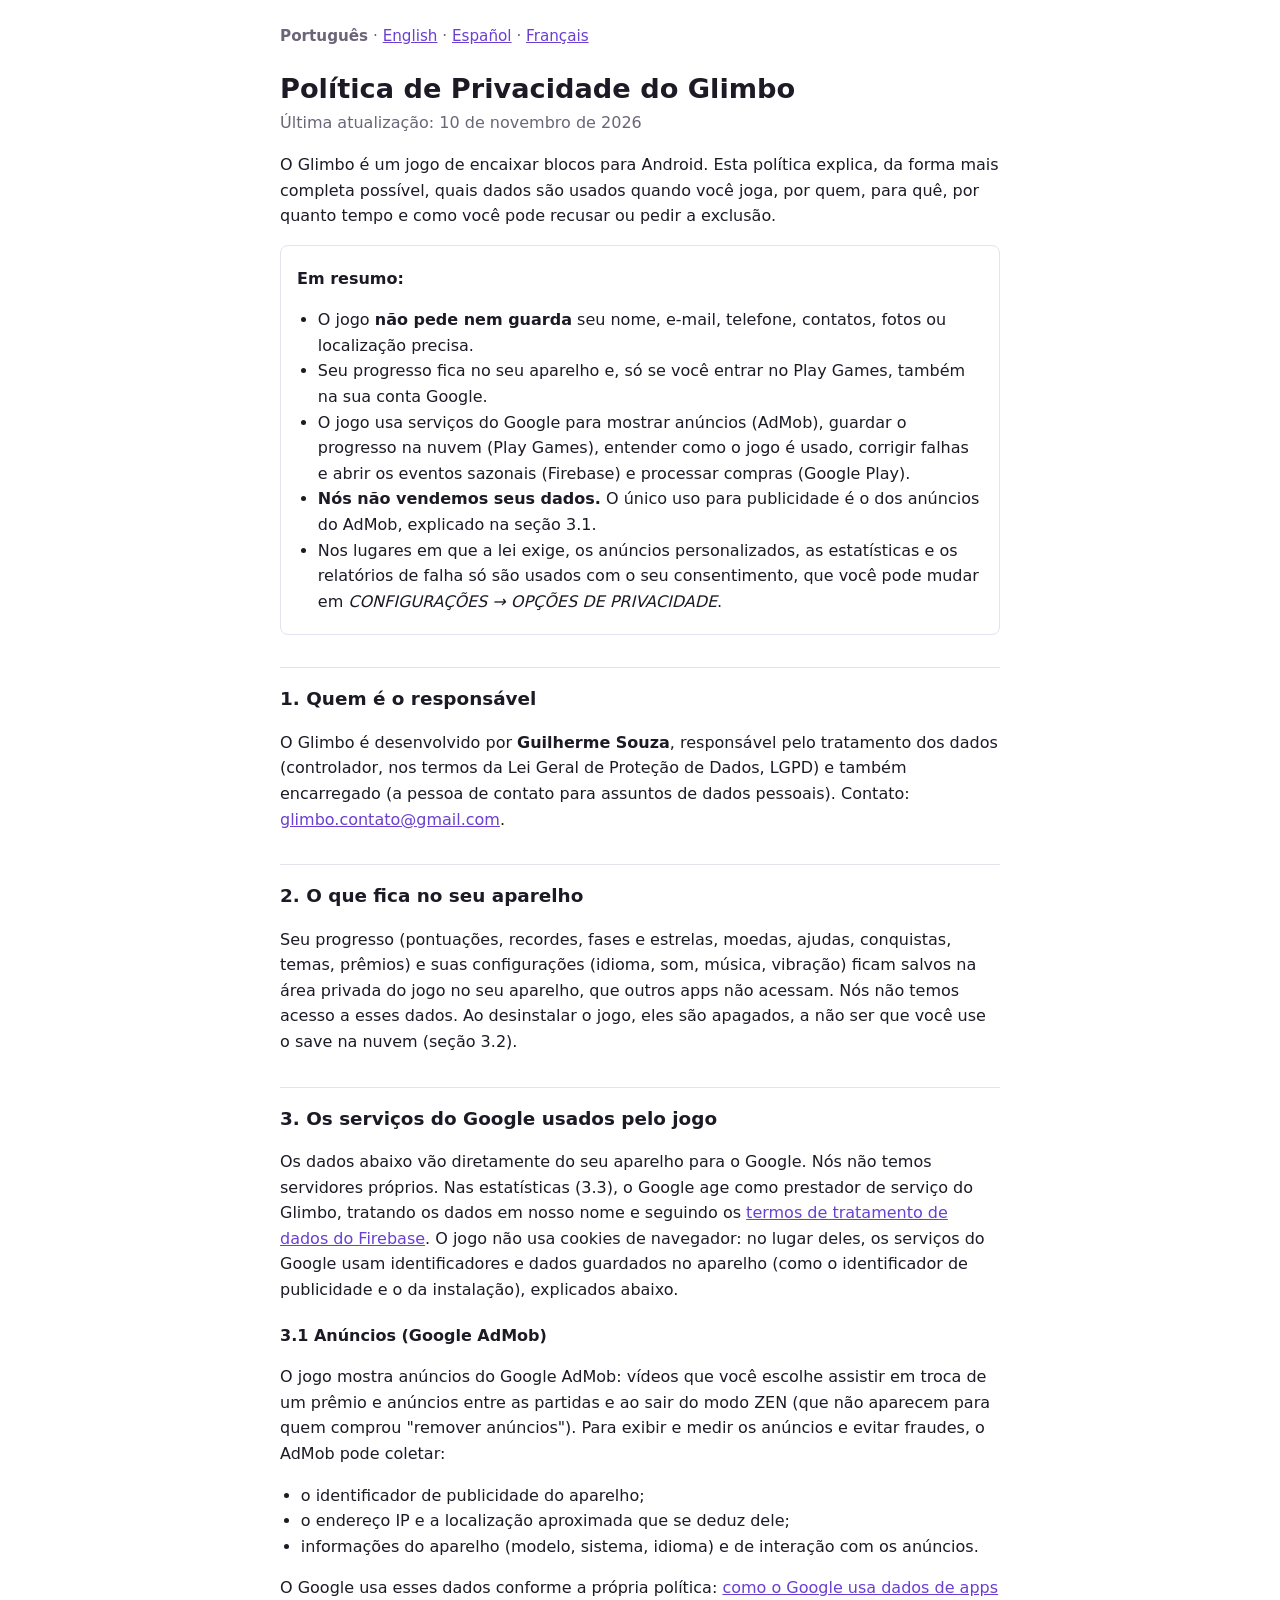
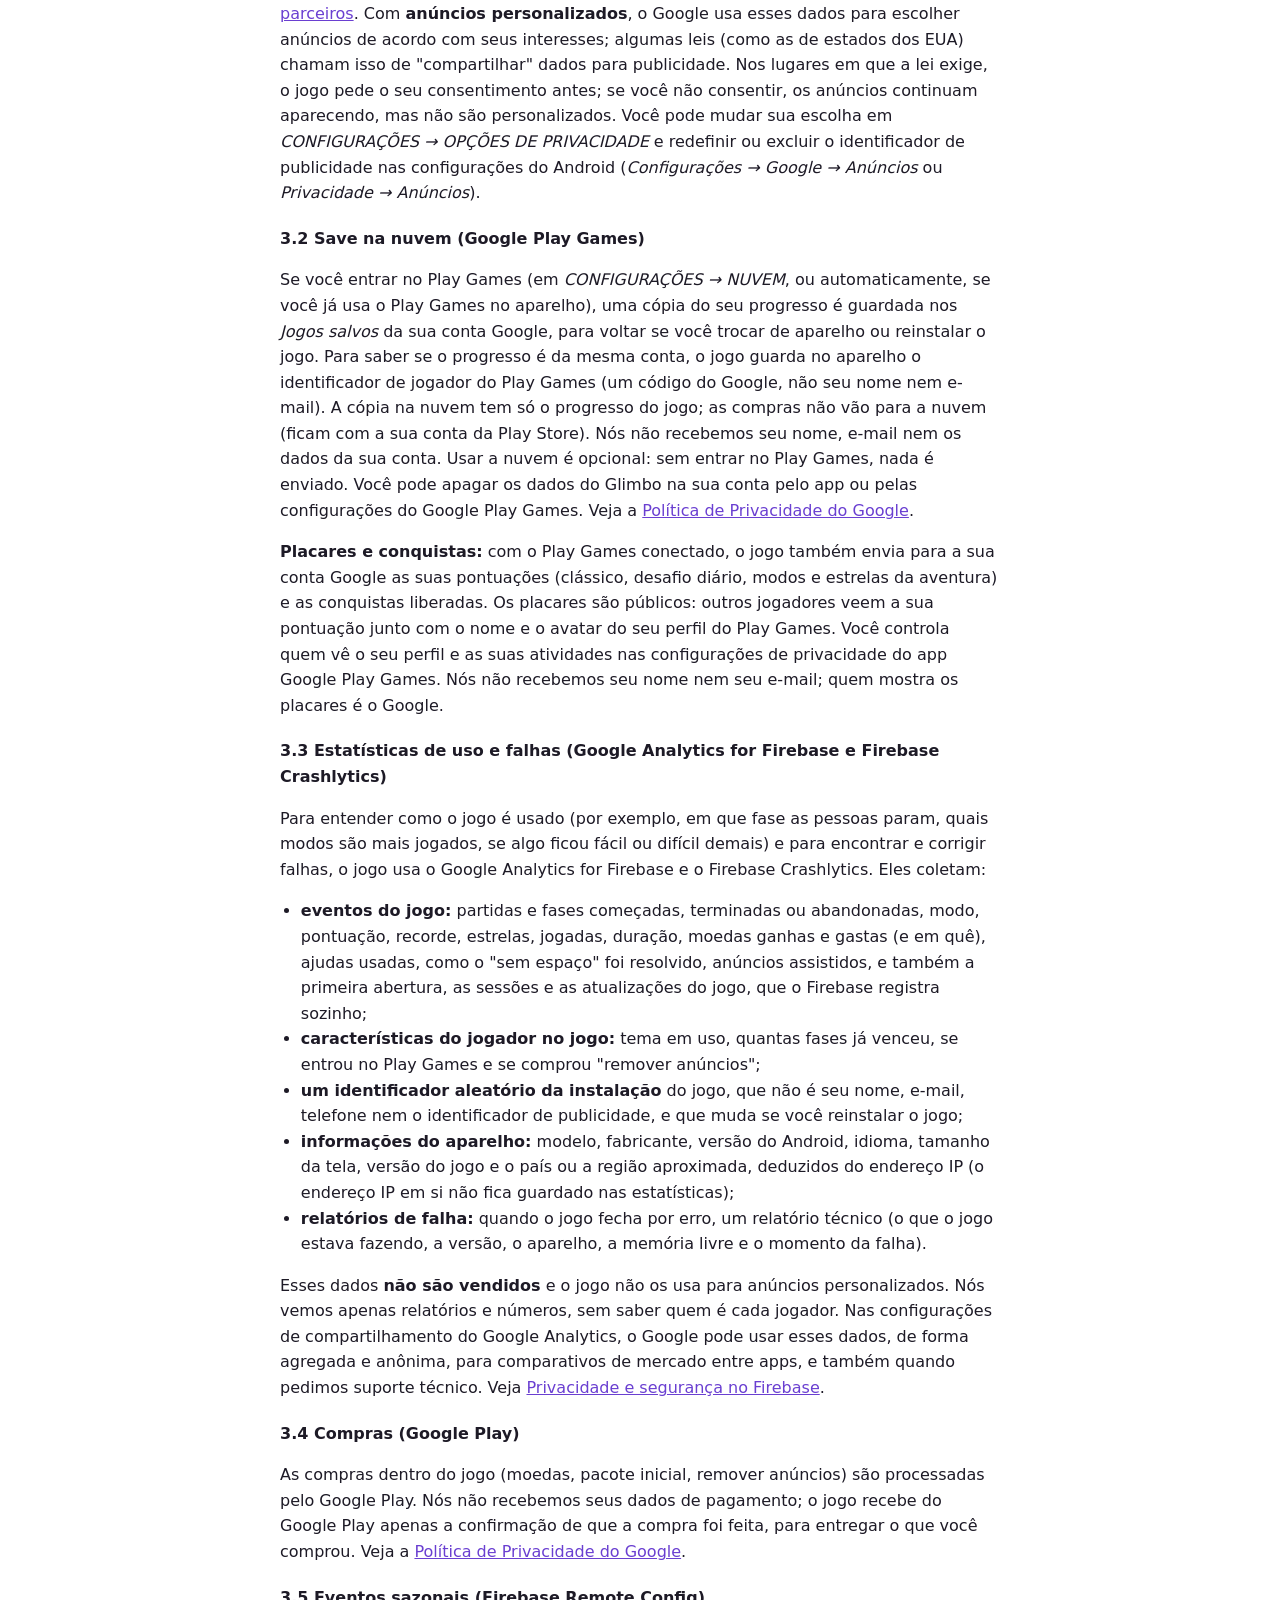
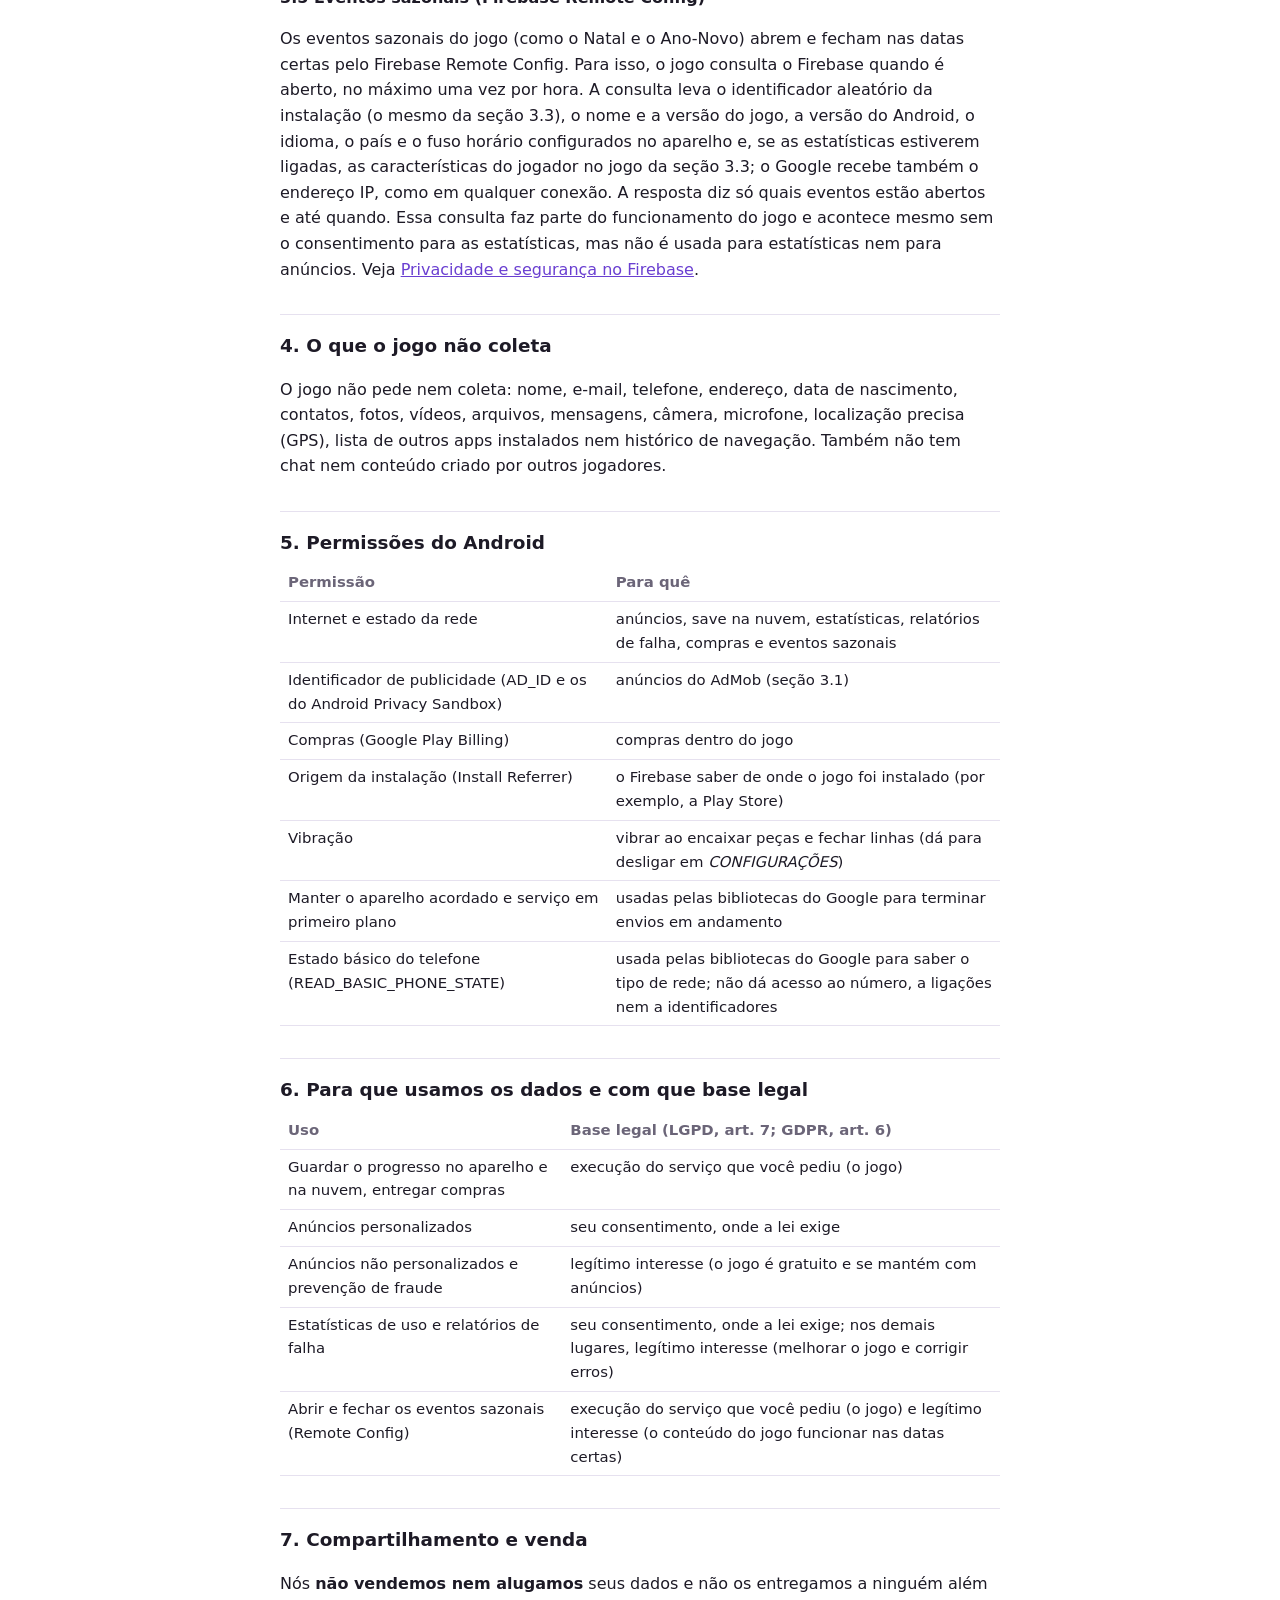
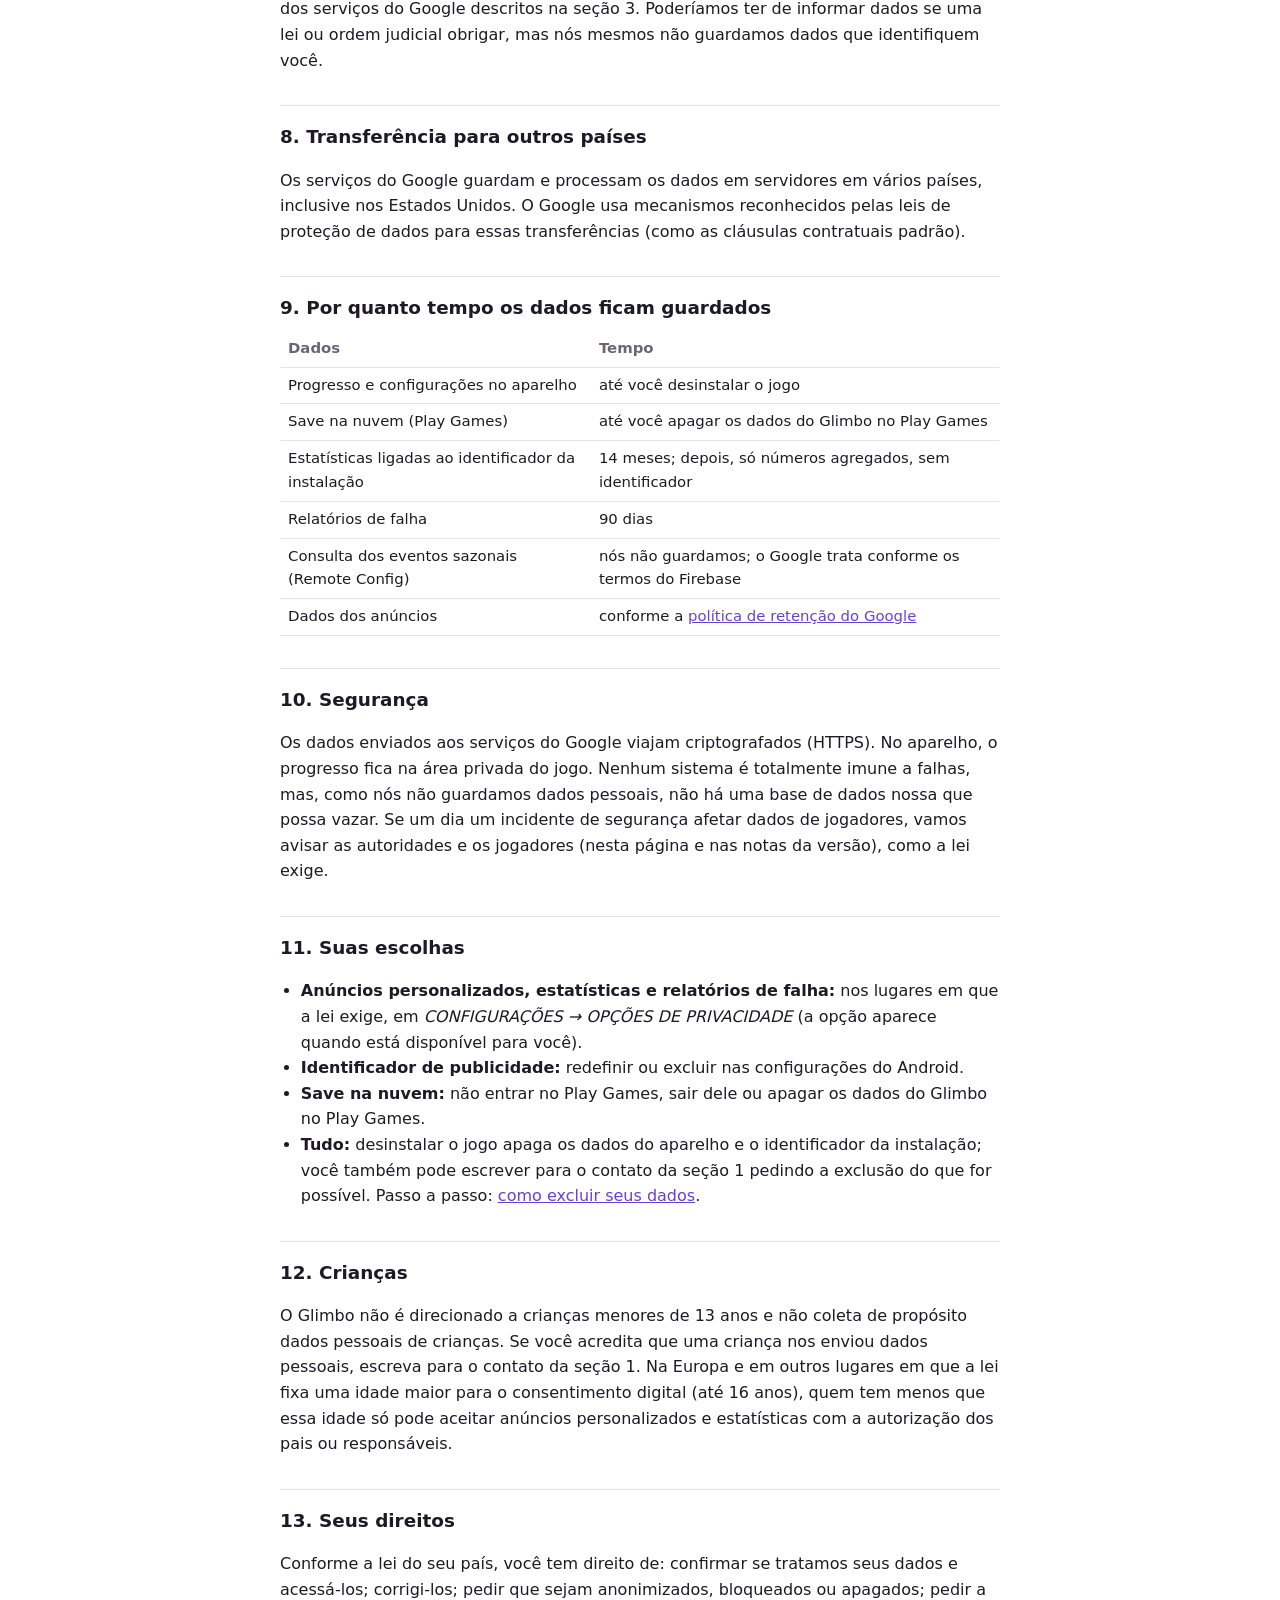
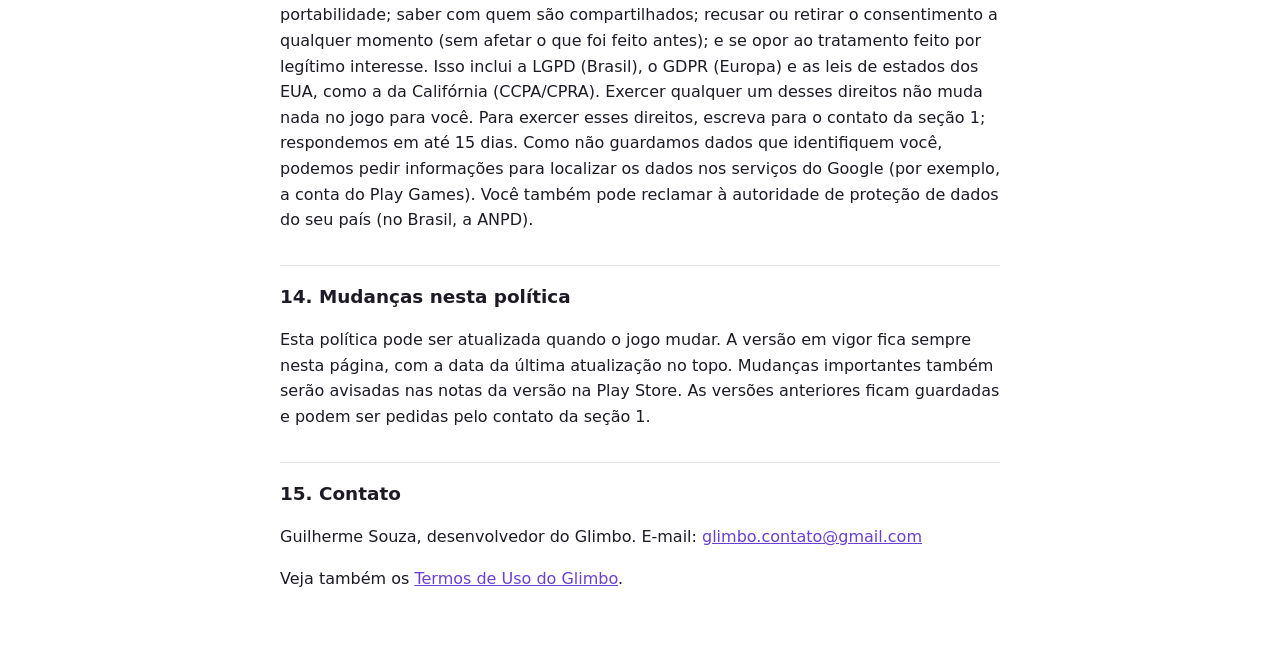
<file: index.html>
<!doctype html>
<html lang="pt-BR">
<head>
<meta charset="utf-8">
<meta name="viewport" content="width=device-width, initial-scale=1">
<title>Glimbo: Política de Privacidade</title>
<link rel="stylesheet" href="style.css">
</head>
<body>
<main>
<nav class="langs"><b>Português</b> · <a href="en.html">English</a> · <a href="es.html">Español</a> · <a href="fr.html">Français</a></nav>

<h1>Política de Privacidade do Glimbo</h1>
<p class="date">Última atualização: 10 de novembro de 2026</p>

<p>O Glimbo é um jogo de encaixar blocos para Android. Esta política explica, da forma mais completa possível, quais
dados são usados quando você joga, por quem, para quê, por quanto tempo e como você pode recusar ou pedir a exclusão.</p>

<div class="summary">
<p><strong>Em resumo:</strong></p>
<ul>
  <li>O jogo <strong>não pede nem guarda</strong> seu nome, e-mail, telefone, contatos, fotos ou localização precisa.</li>
  <li>Seu progresso fica no seu aparelho e, só se você entrar no Play Games, também na sua conta Google.</li>
  <li>O jogo usa serviços do Google para mostrar anúncios (AdMob), guardar o progresso na nuvem (Play Games), entender
  como o jogo é usado, corrigir falhas e abrir os eventos sazonais (Firebase) e processar compras (Google Play).</li>
  <li><strong>Nós não vendemos seus dados.</strong> O único uso para publicidade é o dos anúncios do AdMob, explicado
  na seção 3.1.</li>
  <li>Nos lugares em que a lei exige, os anúncios personalizados, as estatísticas e os relatórios de falha só são usados
  com o seu consentimento, que você pode mudar em <em>CONFIGURAÇÕES → OPÇÕES DE PRIVACIDADE</em>.</li>
</ul>
</div>

<h2>1. Quem é o responsável</h2>
<p>O Glimbo é desenvolvido por <strong>Guilherme Souza</strong>, responsável pelo tratamento dos dados (controlador,
nos termos da Lei Geral de Proteção de Dados, LGPD) e também encarregado (a pessoa de contato para assuntos de dados
pessoais). Contato: <a href="mailto:glimbo.contato@gmail.com">glimbo.contato@gmail.com</a>.</p>

<h2>2. O que fica no seu aparelho</h2>
<p>Seu progresso (pontuações, recordes, fases e estrelas, moedas, ajudas, conquistas, temas, prêmios) e suas
configurações (idioma, som, música, vibração) ficam salvos na área privada do jogo no seu aparelho, que outros apps
não acessam. Nós não temos acesso a esses dados. Ao desinstalar o jogo, eles são apagados, a não ser que você use o
save na nuvem (seção 3.2).</p>

<h2>3. Os serviços do Google usados pelo jogo</h2>
<p>Os dados abaixo vão diretamente do seu aparelho para o Google. Nós não temos servidores próprios. Nas estatísticas
(3.3), o Google age como prestador de serviço do Glimbo, tratando os dados em nosso nome e seguindo os
<a href="https://firebase.google.com/terms/data-processing-terms">termos de tratamento de dados do Firebase</a>. O jogo não usa cookies de navegador: no lugar deles, os serviços do Google usam identificadores e dados guardados no aparelho (como o identificador de publicidade e o da instalação), explicados abaixo.</p>

<h3>3.1 Anúncios (Google AdMob)</h3>
<p>O jogo mostra anúncios do Google AdMob: vídeos que você escolhe assistir em troca de um prêmio e anúncios entre as
partidas e ao sair do modo ZEN (que não aparecem para quem comprou "remover anúncios"). Para exibir e medir os anúncios e evitar fraudes, o
AdMob pode coletar:</p>
<ul>
  <li>o identificador de publicidade do aparelho;</li>
  <li>o endereço IP e a localização aproximada que se deduz dele;</li>
  <li>informações do aparelho (modelo, sistema, idioma) e de interação com os anúncios.</li>
</ul>
<p>O Google usa esses dados conforme a própria política:
<a href="https://policies.google.com/technologies/partner-sites">como o Google usa dados de apps parceiros</a>.
Com <strong>anúncios personalizados</strong>, o Google usa esses dados para escolher anúncios de acordo com seus
interesses; algumas leis (como as de estados dos EUA) chamam isso de "compartilhar" dados para publicidade. Nos lugares
em que a lei exige, o jogo pede o seu consentimento antes; se você não consentir, os anúncios continuam aparecendo, mas
não são personalizados. Você pode mudar sua escolha em <em>CONFIGURAÇÕES → OPÇÕES DE PRIVACIDADE</em> e redefinir ou
excluir o identificador de publicidade nas configurações do Android (<em>Configurações → Google → Anúncios</em> ou
<em>Privacidade → Anúncios</em>).</p>

<h3>3.2 Save na nuvem (Google Play Games)</h3>
<p>Se você entrar no Play Games (em <em>CONFIGURAÇÕES → NUVEM</em>, ou automaticamente, se você já usa o Play Games no
aparelho), uma cópia do seu progresso é guardada nos <em>Jogos salvos</em> da sua conta Google, para voltar se você
trocar de aparelho ou reinstalar o jogo. Para saber se o progresso é da mesma conta, o jogo guarda no aparelho o
identificador de jogador do Play Games (um código do Google, não seu nome nem e-mail). A cópia na nuvem tem só o
progresso do jogo; as compras não vão para a nuvem (ficam com a sua conta da Play Store). Nós não recebemos seu nome,
e-mail nem os dados da sua conta. Usar a nuvem é opcional: sem entrar no Play Games, nada é enviado. Você pode apagar
os dados do Glimbo na sua conta pelo app ou pelas configurações do Google Play Games. Veja a
<a href="https://policies.google.com/privacy">Política de Privacidade do Google</a>.</p>

<p><strong>Placares e conquistas:</strong> com o Play Games conectado, o jogo também envia para a sua conta Google as
suas pontuações (clássico, desafio diário, modos e estrelas da aventura) e as conquistas liberadas. Os placares são
públicos: outros jogadores veem a sua pontuação junto com o nome e o avatar do seu perfil do Play Games. Você controla
quem vê o seu perfil e as suas atividades nas configurações de privacidade do app Google Play Games. Nós não recebemos
seu nome nem seu e-mail; quem mostra os placares é o Google.</p>

<h3>3.3 Estatísticas de uso e falhas (Google Analytics for Firebase e Firebase Crashlytics)</h3>
<p>Para entender como o jogo é usado (por exemplo, em que fase as pessoas param, quais modos são mais jogados, se
algo ficou fácil ou difícil demais) e para encontrar e corrigir falhas, o jogo usa o Google Analytics for Firebase e
o Firebase Crashlytics. Eles coletam:</p>
<ul>
  <li><strong>eventos do jogo:</strong> partidas e fases começadas, terminadas ou abandonadas, modo, pontuação,
  recorde, estrelas, jogadas, duração, moedas ganhas e gastas (e em quê), ajudas usadas, como o "sem espaço" foi
  resolvido, anúncios assistidos, e também a primeira abertura, as sessões e as atualizações do jogo, que o Firebase
  registra sozinho;</li>
  <li><strong>características do jogador no jogo:</strong> tema em uso, quantas fases já venceu, se entrou no Play
  Games e se comprou "remover anúncios";</li>
  <li><strong>um identificador aleatório da instalação</strong> do jogo, que não é seu nome, e-mail, telefone nem o
  identificador de publicidade, e que muda se você reinstalar o jogo;</li>
  <li><strong>informações do aparelho:</strong> modelo, fabricante, versão do Android, idioma, tamanho da tela, versão
  do jogo e o país ou a região aproximada, deduzidos do endereço IP (o endereço IP em si não fica guardado nas
  estatísticas);</li>
  <li><strong>relatórios de falha:</strong> quando o jogo fecha por erro, um relatório técnico (o que o jogo estava
  fazendo, a versão, o aparelho, a memória livre e o momento da falha).</li>
</ul>
<p>Esses dados <strong>não são vendidos</strong> e o jogo não os usa para anúncios personalizados. Nós vemos apenas
relatórios e números, sem saber quem é cada jogador. Nas configurações de compartilhamento do Google Analytics, o
Google pode usar esses dados, de forma agregada e anônima, para comparativos de mercado entre apps, e também quando
pedimos suporte técnico. Veja <a href="https://firebase.google.com/support/privacy">Privacidade e segurança no
Firebase</a>.</p>

<h3>3.4 Compras (Google Play)</h3>
<p>As compras dentro do jogo (moedas, pacote inicial, remover anúncios) são processadas pelo Google Play. Nós não
recebemos seus dados de pagamento; o jogo recebe do Google Play apenas a confirmação de que a compra foi feita, para
entregar o que você comprou. Veja a <a href="https://policies.google.com/privacy">Política de Privacidade do
Google</a>.</p>

<h3>3.5 Eventos sazonais (Firebase Remote Config)</h3>
<p>Os eventos sazonais do jogo (como o Natal e o Ano-Novo) abrem e fecham nas datas certas pelo Firebase Remote
Config. Para isso, o jogo consulta o Firebase quando é aberto, no máximo uma vez por hora. A consulta leva o
identificador aleatório da instalação (o mesmo da seção 3.3), o nome e a versão do jogo, a versão do Android, o idioma,
o país e o fuso horário configurados no aparelho e, se as estatísticas estiverem ligadas, as características do jogador
no jogo da seção 3.3; o Google recebe também o endereço IP, como em qualquer conexão. A resposta diz só quais eventos
estão abertos e até quando. Essa consulta faz parte do funcionamento do jogo e acontece mesmo sem o consentimento para
as estatísticas, mas não é usada para estatísticas nem para anúncios. Veja <a href="https://firebase.google.com/support/privacy">Privacidade e segurança no
Firebase</a>.</p>

<h2>4. O que o jogo não coleta</h2>
<p>O jogo não pede nem coleta: nome, e-mail, telefone, endereço, data de nascimento, contatos, fotos, vídeos, arquivos,
mensagens, câmera, microfone, localização precisa (GPS), lista de outros apps instalados nem histórico de navegação.
Também não tem chat nem conteúdo criado por outros jogadores.</p>

<h2>5. Permissões do Android</h2>
<div class="table"><table>
<tr><th>Permissão</th><th>Para quê</th></tr>
<tr><td>Internet e estado da rede</td><td>anúncios, save na nuvem, estatísticas, relatórios de falha, compras e eventos sazonais</td></tr>
<tr><td>Identificador de publicidade (AD_ID e os do Android Privacy Sandbox)</td><td>anúncios do AdMob (seção 3.1)</td></tr>
<tr><td>Compras (Google Play Billing)</td><td>compras dentro do jogo</td></tr>
<tr><td>Origem da instalação (Install Referrer)</td><td>o Firebase saber de onde o jogo foi instalado (por exemplo, a Play Store)</td></tr>
<tr><td>Vibração</td><td>vibrar ao encaixar peças e fechar linhas (dá para desligar em <em>CONFIGURAÇÕES</em>)</td></tr>
<tr><td>Manter o aparelho acordado e serviço em primeiro plano</td><td>usadas pelas bibliotecas do Google para terminar envios em andamento</td></tr>
<tr><td>Estado básico do telefone (READ_BASIC_PHONE_STATE)</td><td>usada pelas bibliotecas do Google para saber o tipo de rede; não dá acesso ao número, a ligações nem a identificadores</td></tr>
</table></div>

<h2>6. Para que usamos os dados e com que base legal</h2>
<div class="table"><table>
<tr><th>Uso</th><th>Base legal (LGPD, art. 7; GDPR, art. 6)</th></tr>
<tr><td>Guardar o progresso no aparelho e na nuvem, entregar compras</td><td>execução do serviço que você pediu (o jogo)</td></tr>
<tr><td>Anúncios personalizados</td><td>seu consentimento, onde a lei exige</td></tr>
<tr><td>Anúncios não personalizados e prevenção de fraude</td><td>legítimo interesse (o jogo é gratuito e se mantém com anúncios)</td></tr>
<tr><td>Estatísticas de uso e relatórios de falha</td><td>seu consentimento, onde a lei exige; nos demais lugares, legítimo interesse (melhorar o jogo e corrigir erros)</td></tr>
<tr><td>Abrir e fechar os eventos sazonais (Remote Config)</td><td>execução do serviço que você pediu (o jogo) e legítimo interesse (o conteúdo do jogo funcionar nas datas certas)</td></tr>
</table></div>

<h2>7. Compartilhamento e venda</h2>
<p>Nós <strong>não vendemos nem alugamos</strong> seus dados e não os entregamos a ninguém além dos serviços do Google
descritos na seção 3. Poderíamos ter de informar dados se uma lei ou ordem judicial obrigar, mas nós mesmos não
guardamos dados que identifiquem você.</p>

<h2>8. Transferência para outros países</h2>
<p>Os serviços do Google guardam e processam os dados em servidores em vários países, inclusive nos Estados Unidos.
O Google usa mecanismos reconhecidos pelas leis de proteção de dados para essas transferências (como as cláusulas
contratuais padrão).</p>

<h2>9. Por quanto tempo os dados ficam guardados</h2>
<div class="table"><table>
<tr><th>Dados</th><th>Tempo</th></tr>
<tr><td>Progresso e configurações no aparelho</td><td>até você desinstalar o jogo</td></tr>
<tr><td>Save na nuvem (Play Games)</td><td>até você apagar os dados do Glimbo no Play Games</td></tr>
<tr><td>Estatísticas ligadas ao identificador da instalação</td><td>14 meses; depois, só números agregados, sem identificador</td></tr>
<tr><td>Relatórios de falha</td><td>90 dias</td></tr>
<tr><td>Consulta dos eventos sazonais (Remote Config)</td><td>nós não guardamos; o Google trata conforme os termos do Firebase</td></tr>
<tr><td>Dados dos anúncios</td><td>conforme a <a href="https://policies.google.com/technologies/retention">política de retenção do Google</a></td></tr>
</table></div>

<h2>10. Segurança</h2>
<p>Os dados enviados aos serviços do Google viajam criptografados (HTTPS). No aparelho, o progresso fica na área
privada do jogo. Nenhum sistema é totalmente imune a falhas, mas, como nós não guardamos dados pessoais, não há uma
base de dados nossa que possa vazar. Se um dia um incidente de segurança afetar dados de jogadores, vamos avisar as autoridades e os jogadores (nesta página e nas notas da versão), como a lei exige.</p>

<h2>11. Suas escolhas</h2>
<ul>
  <li><strong>Anúncios personalizados, estatísticas e relatórios de falha:</strong> nos lugares em que a lei exige,
  em <em>CONFIGURAÇÕES → OPÇÕES DE PRIVACIDADE</em> (a opção aparece quando está disponível para você).</li>
  <li><strong>Identificador de publicidade:</strong> redefinir ou excluir nas configurações do Android.</li>
  <li><strong>Save na nuvem:</strong> não entrar no Play Games, sair dele ou apagar os dados do Glimbo no Play Games.</li>
  <li><strong>Tudo:</strong> desinstalar o jogo apaga os dados do aparelho e o identificador da instalação; você também
  pode escrever para o contato da seção 1 pedindo a exclusão do que for possível. Passo a passo:
  <a href="exclusao.html">como excluir seus dados</a>.</li>
</ul>

<h2>12. Crianças</h2>
<p>O Glimbo não é direcionado a crianças menores de 13 anos e não coleta de propósito dados pessoais de crianças. Se
você acredita que uma criança nos enviou dados pessoais, escreva para o contato da seção 1. Na Europa e em outros lugares em que a lei fixa uma idade maior para o consentimento digital (até 16 anos), quem tem menos que essa idade só pode aceitar anúncios personalizados e estatísticas com a autorização dos pais ou responsáveis.</p>

<h2>13. Seus direitos</h2>
<p>Conforme a lei do seu país, você tem direito de: confirmar se tratamos seus dados e acessá-los; corrigi-los; pedir
que sejam anonimizados, bloqueados ou apagados; pedir a portabilidade; saber com quem são compartilhados; recusar ou
retirar o consentimento a qualquer momento (sem afetar o que foi feito antes); e se opor ao tratamento feito por
legítimo interesse. Isso inclui a LGPD (Brasil), o GDPR (Europa) e as leis de estados dos EUA, como a da Califórnia
(CCPA/CPRA). Exercer qualquer um desses direitos não muda nada no jogo para você. Para exercer esses direitos, escreva para o contato da seção 1; respondemos em até 15 dias. Como não
guardamos dados que identifiquem você, podemos pedir informações para localizar os dados nos serviços do Google (por
exemplo, a conta do Play Games). Você também pode reclamar à autoridade de proteção de dados do seu país (no Brasil, a
ANPD).</p>

<h2>14. Mudanças nesta política</h2>
<p>Esta política pode ser atualizada quando o jogo mudar. A versão em vigor fica sempre nesta página, com a data da
última atualização no topo. Mudanças importantes também serão avisadas nas notas da versão na Play Store. As versões anteriores ficam guardadas e podem ser pedidas pelo contato da seção 1.</p>

<h2>15. Contato</h2>
<p>Guilherme Souza, desenvolvedor do Glimbo. E-mail: <a href="mailto:glimbo.contato@gmail.com">glimbo.contato@gmail.com</a></p>
<p>Veja também os <a href="termos.html">Termos de Uso do Glimbo</a>.</p>
</main>
</body>
</html>
</file>
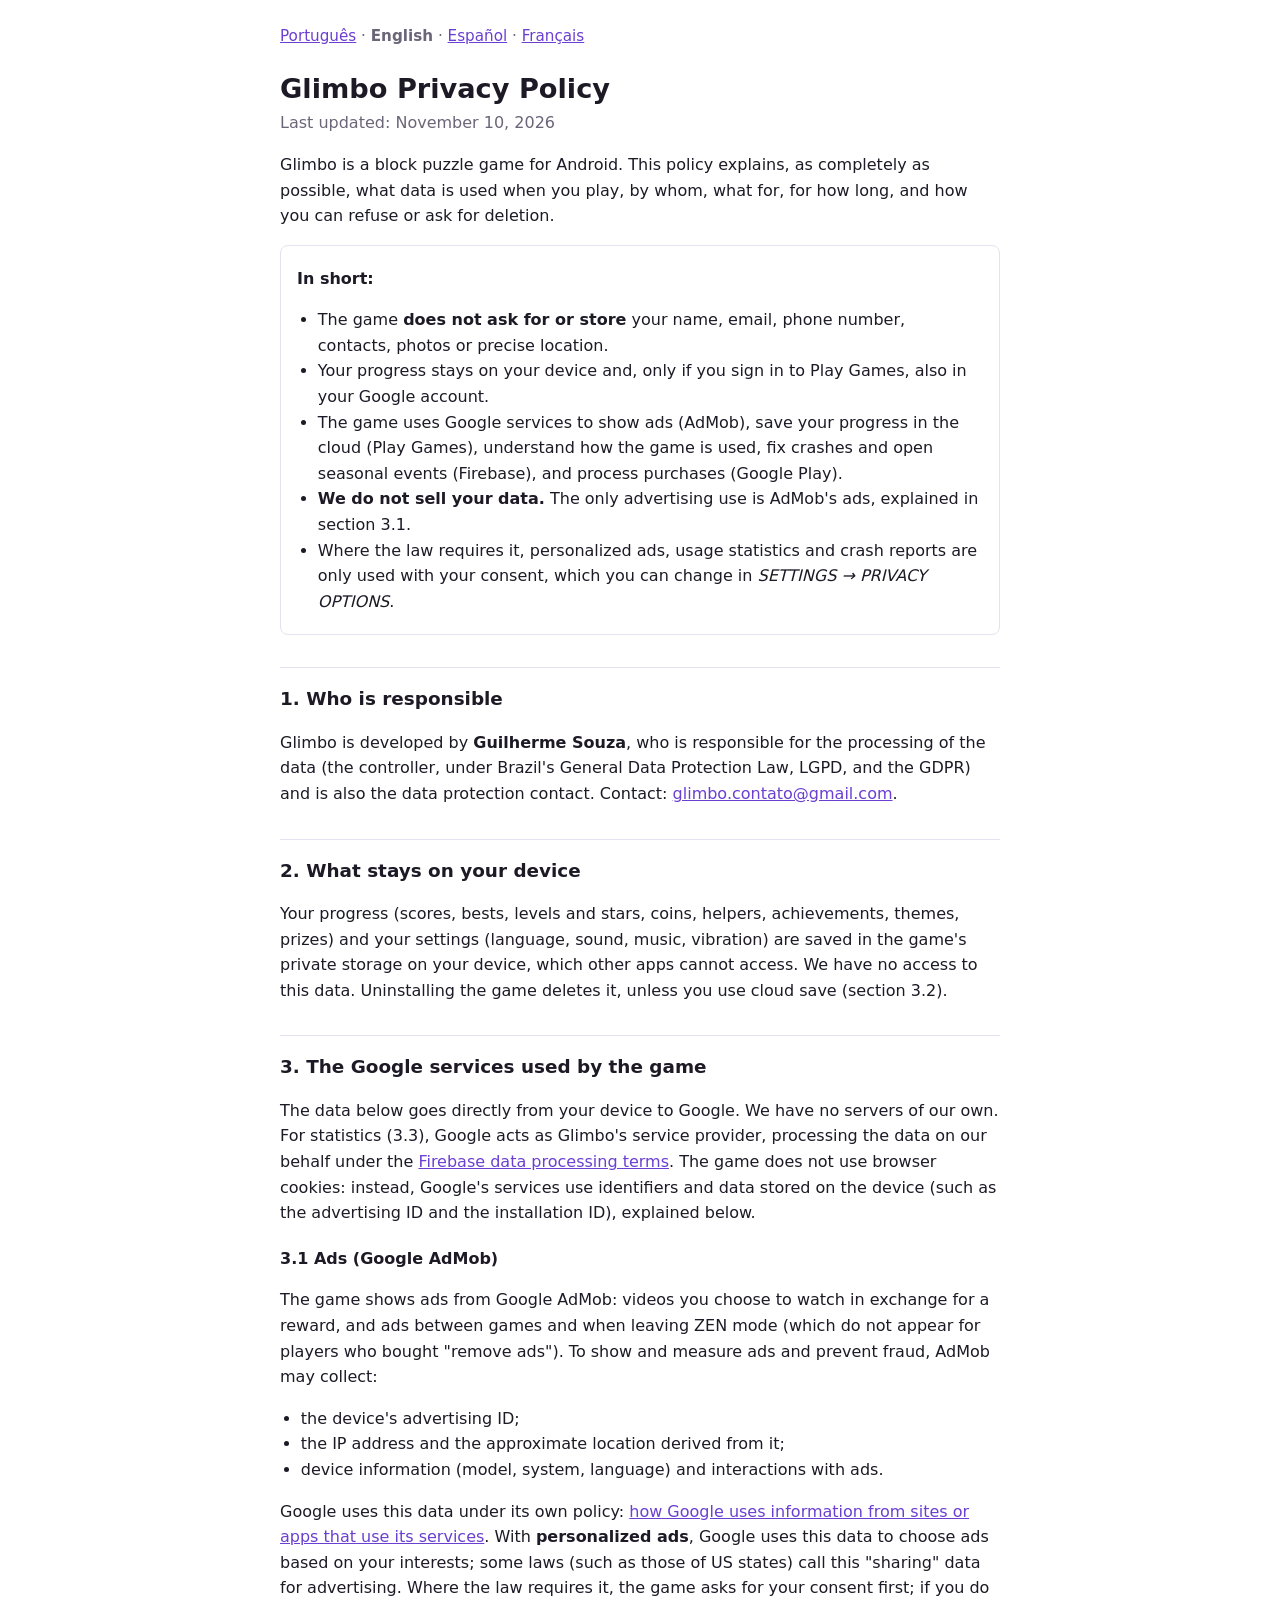
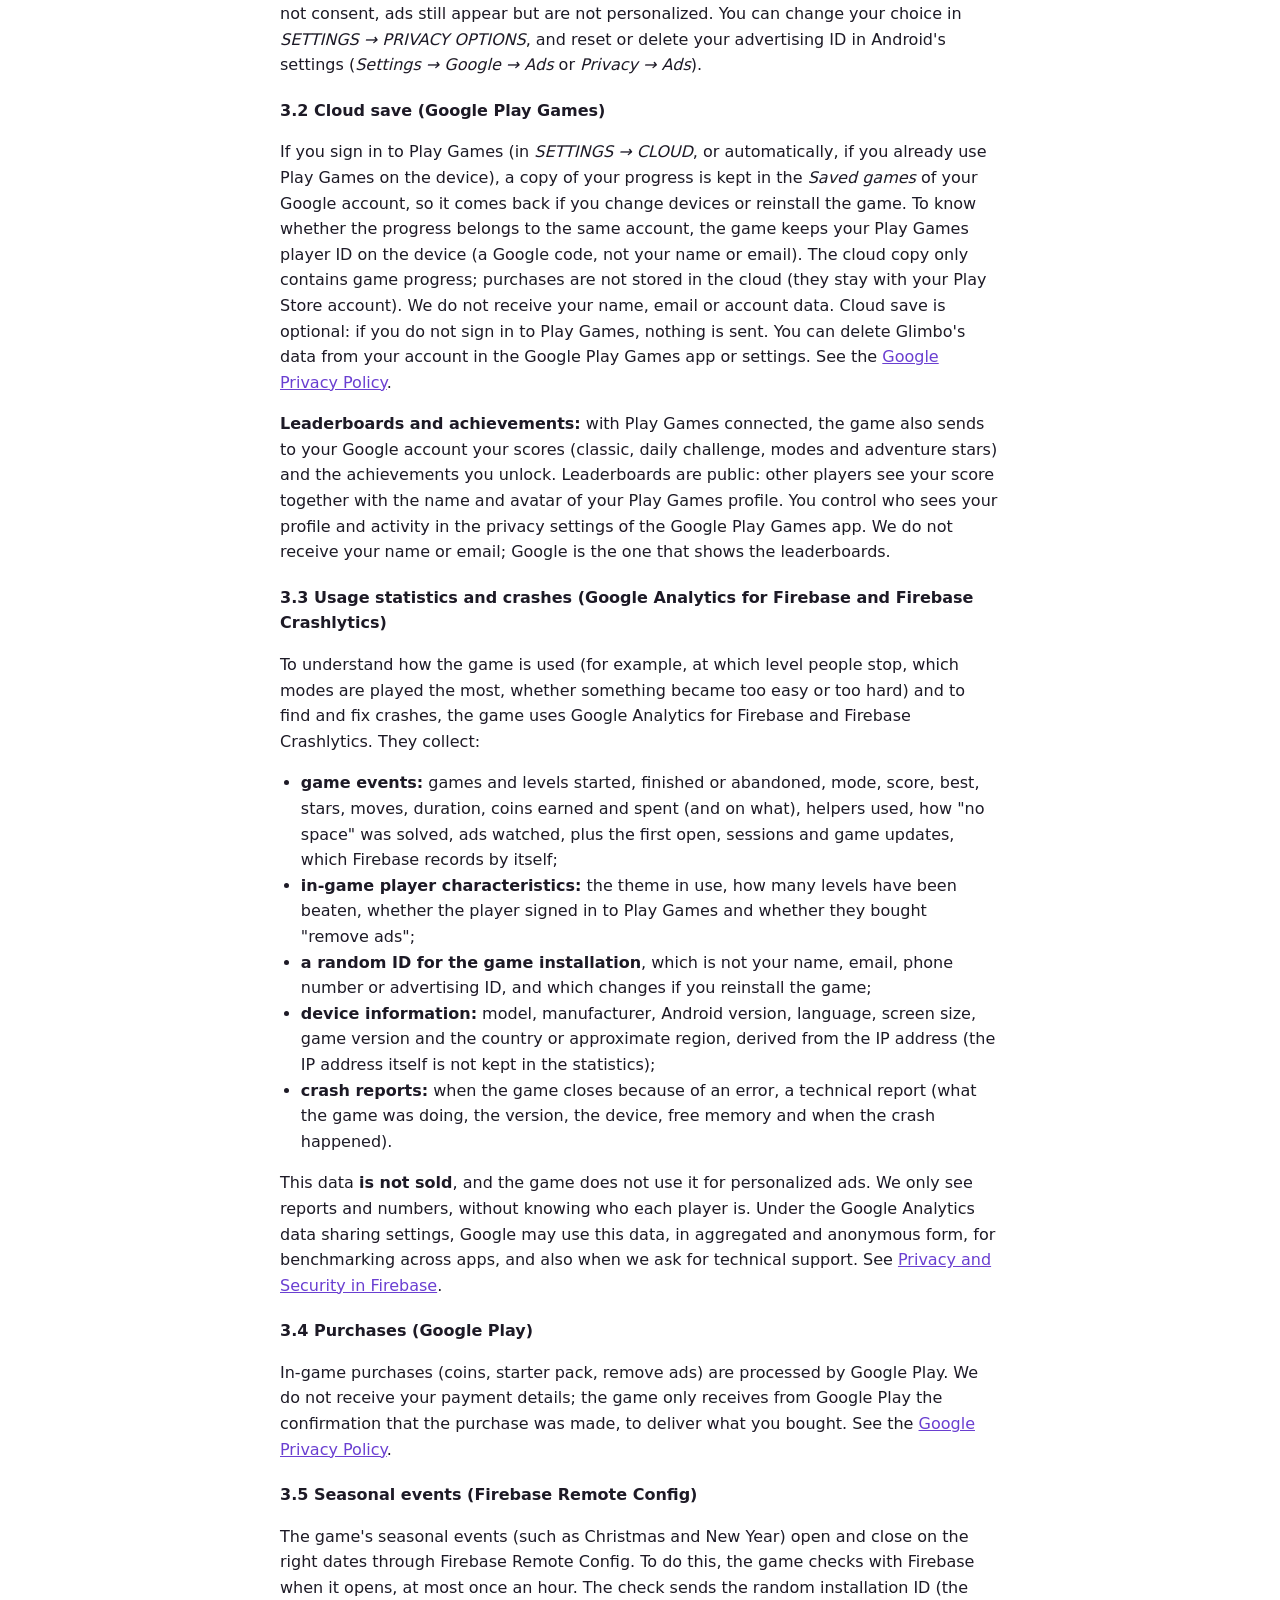
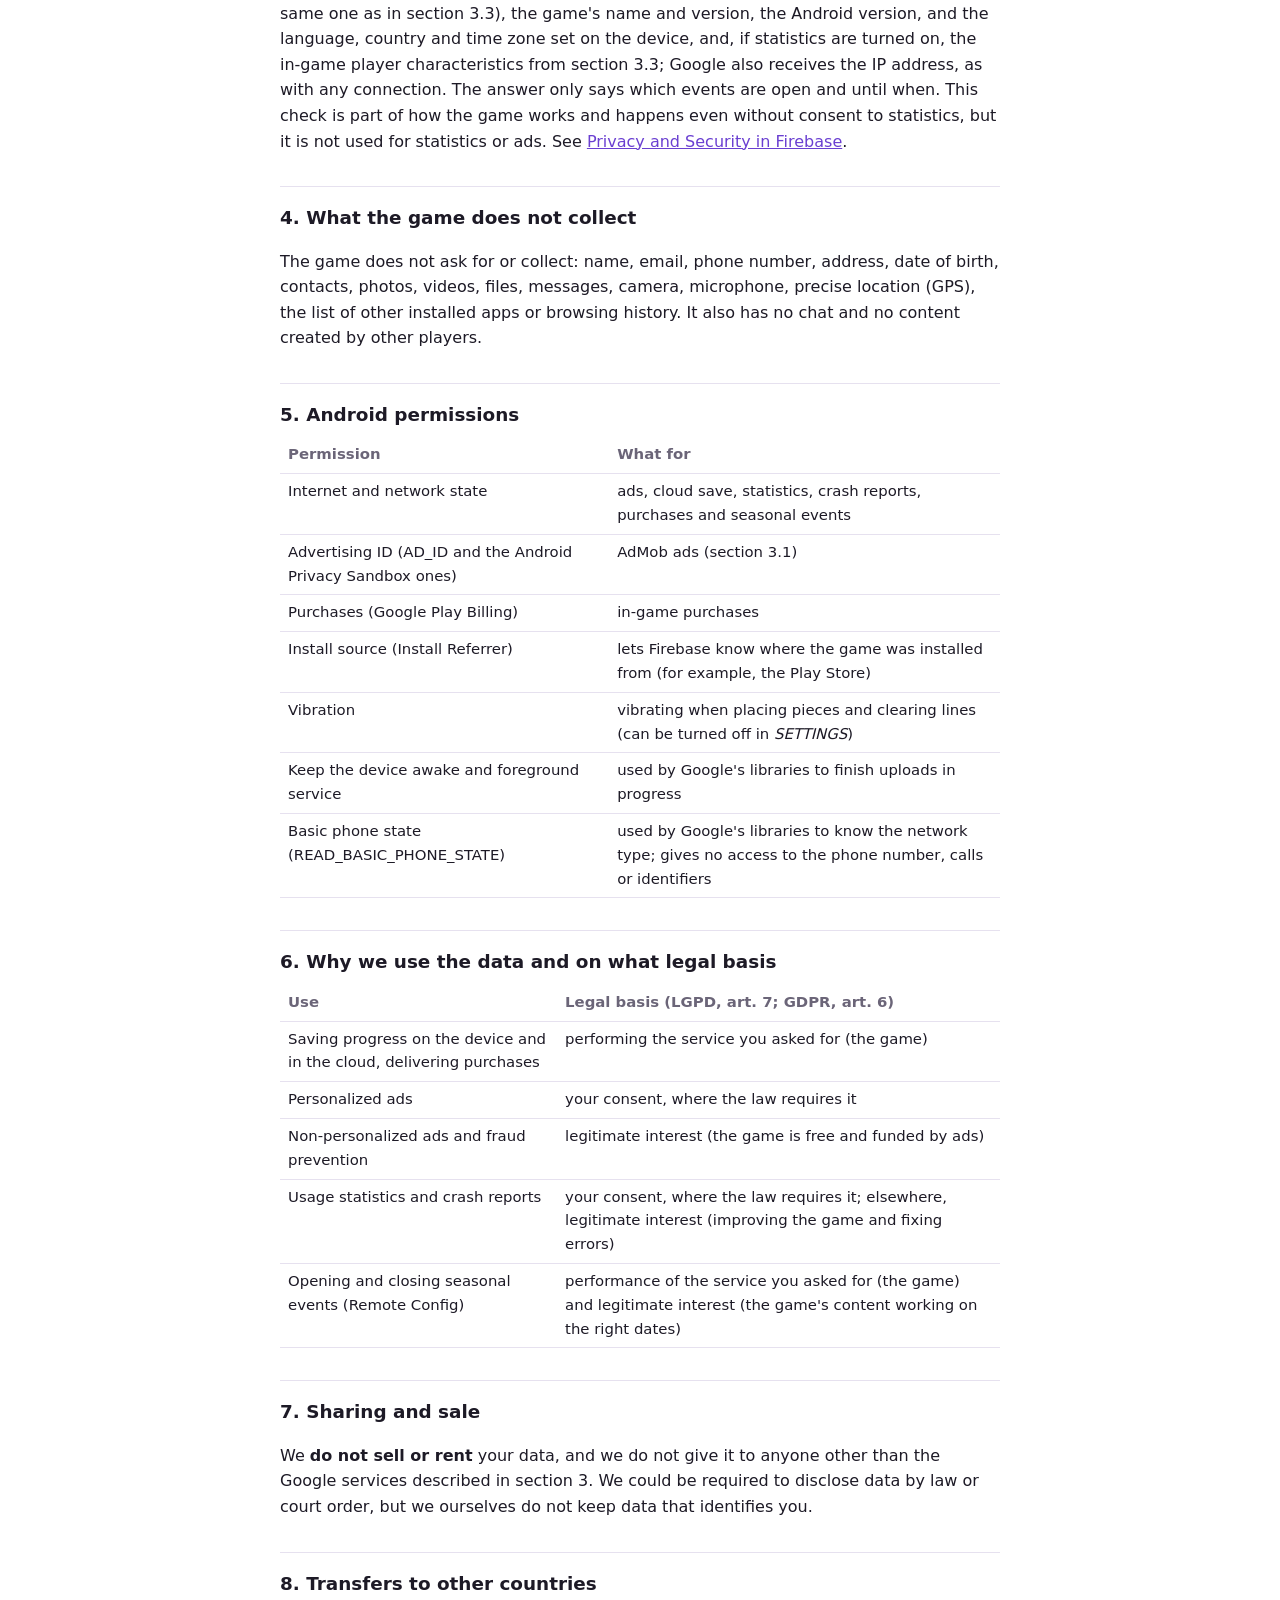
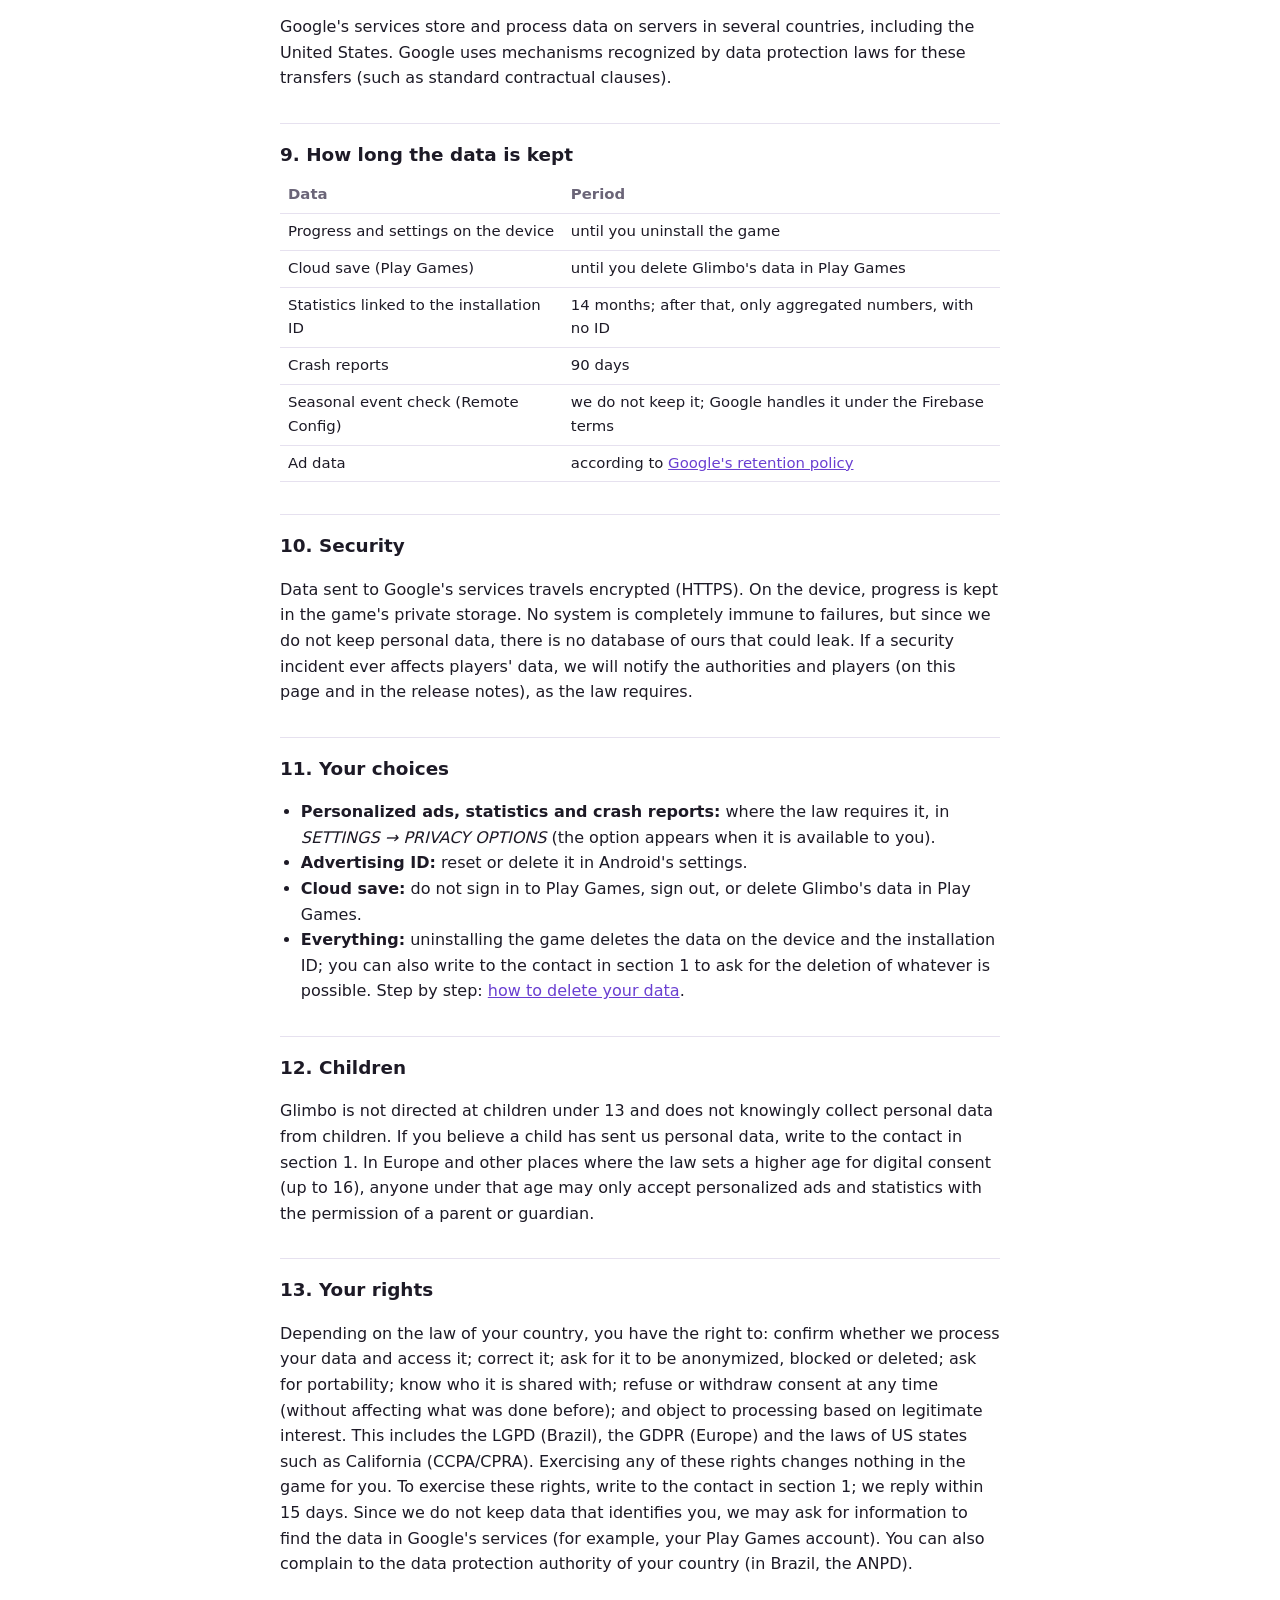
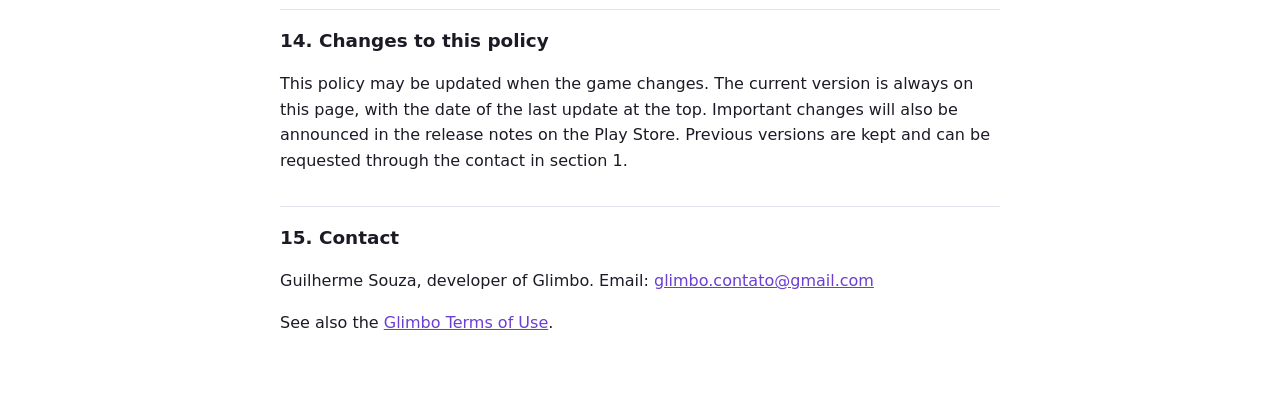
<file: en.html>
<!doctype html>
<html lang="en">
<head>
<meta charset="utf-8">
<meta name="viewport" content="width=device-width, initial-scale=1">
<title>Glimbo: Privacy Policy</title>
<link rel="stylesheet" href="style.css">
</head>
<body>
<main>
<nav class="langs"><a href="index.html">Português</a> · <b>English</b> · <a href="es.html">Español</a> · <a href="fr.html">Français</a></nav>

<h1>Glimbo Privacy Policy</h1>
<p class="date">Last updated: November 10, 2026</p>

<p>Glimbo is a block puzzle game for Android. This policy explains, as completely as possible, what data is used when
you play, by whom, what for, for how long, and how you can refuse or ask for deletion.</p>

<div class="summary">
<p><strong>In short:</strong></p>
<ul>
  <li>The game <strong>does not ask for or store</strong> your name, email, phone number, contacts, photos or precise
  location.</li>
  <li>Your progress stays on your device and, only if you sign in to Play Games, also in your Google account.</li>
  <li>The game uses Google services to show ads (AdMob), save your progress in the cloud (Play Games), understand how
  the game is used, fix crashes and open seasonal events (Firebase), and process purchases (Google Play).</li>
  <li><strong>We do not sell your data.</strong> The only advertising use is AdMob's ads, explained in section 3.1.</li>
  <li>Where the law requires it, personalized ads, usage statistics and crash reports are only used with your consent,
  which you can change in <em>SETTINGS → PRIVACY OPTIONS</em>.</li>
</ul>
</div>

<h2>1. Who is responsible</h2>
<p>Glimbo is developed by <strong>Guilherme Souza</strong>, who is responsible for the processing of the data (the
controller, under Brazil's General Data Protection Law, LGPD, and the GDPR) and is also the data protection contact.
Contact: <a href="mailto:glimbo.contato@gmail.com">glimbo.contato@gmail.com</a>.</p>

<h2>2. What stays on your device</h2>
<p>Your progress (scores, bests, levels and stars, coins, helpers, achievements, themes, prizes) and your settings
(language, sound, music, vibration) are saved in the game's private storage on your device, which other apps cannot
access. We have no access to this data. Uninstalling the game deletes it, unless you use cloud save (section 3.2).</p>

<h2>3. The Google services used by the game</h2>
<p>The data below goes directly from your device to Google. We have no servers of our own. For statistics (3.3),
Google acts as Glimbo's service provider, processing the data on our behalf under the
<a href="https://firebase.google.com/terms/data-processing-terms">Firebase data processing terms</a>. The game does not use browser cookies: instead, Google's services use identifiers and data stored on the device (such as the advertising ID and the installation ID), explained below.</p>

<h3>3.1 Ads (Google AdMob)</h3>
<p>The game shows ads from Google AdMob: videos you choose to watch in exchange for a reward, and ads between games and when leaving ZEN mode
(which do not appear for players who bought "remove ads"). To show and measure ads and prevent fraud, AdMob may
collect:</p>
<ul>
  <li>the device's advertising ID;</li>
  <li>the IP address and the approximate location derived from it;</li>
  <li>device information (model, system, language) and interactions with ads.</li>
</ul>
<p>Google uses this data under its own policy:
<a href="https://policies.google.com/technologies/partner-sites">how Google uses information from sites or apps that
use its services</a>. With <strong>personalized ads</strong>, Google uses this data to choose ads based on your
interests; some laws (such as those of US states) call this "sharing" data for advertising. Where the law requires
it, the game asks for your consent first; if you do not consent, ads still appear but are not personalized. You can
change your choice in <em>SETTINGS → PRIVACY OPTIONS</em>, and reset or delete your advertising ID in Android's
settings (<em>Settings → Google → Ads</em> or <em>Privacy → Ads</em>).</p>

<h3>3.2 Cloud save (Google Play Games)</h3>
<p>If you sign in to Play Games (in <em>SETTINGS → CLOUD</em>, or automatically, if you already use Play Games on the
device), a copy of your progress is kept in the <em>Saved games</em> of your Google account, so it comes back if you
change devices or reinstall the game. To know whether the progress belongs to the same account, the game keeps your
Play Games player ID on the device (a Google code, not your name or email). The cloud copy only contains game
progress; purchases are not stored in the cloud (they stay with your Play Store account). We do not receive your
name, email or account data. Cloud save is optional: if you do not sign in to Play Games, nothing is sent. You can
delete Glimbo's data from your account in the Google Play Games app or settings. See the
<a href="https://policies.google.com/privacy">Google Privacy Policy</a>.</p>

<p><strong>Leaderboards and achievements:</strong> with Play Games connected, the game also sends to your Google
account your scores (classic, daily challenge, modes and adventure stars) and the achievements you unlock. Leaderboards
are public: other players see your score together with the name and avatar of your Play Games profile. You control who
sees your profile and activity in the privacy settings of the Google Play Games app. We do not receive your name or
email; Google is the one that shows the leaderboards.</p>

<h3>3.3 Usage statistics and crashes (Google Analytics for Firebase and Firebase Crashlytics)</h3>
<p>To understand how the game is used (for example, at which level people stop, which modes are played the most,
whether something became too easy or too hard) and to find and fix crashes, the game uses Google Analytics for
Firebase and Firebase Crashlytics. They collect:</p>
<ul>
  <li><strong>game events:</strong> games and levels started, finished or abandoned, mode, score, best, stars, moves,
  duration, coins earned and spent (and on what), helpers used, how "no space" was solved, ads watched, plus the first
  open, sessions and game updates, which Firebase records by itself;</li>
  <li><strong>in-game player characteristics:</strong> the theme in use, how many levels have been beaten, whether the
  player signed in to Play Games and whether they bought "remove ads";</li>
  <li><strong>a random ID for the game installation</strong>, which is not your name, email, phone number or
  advertising ID, and which changes if you reinstall the game;</li>
  <li><strong>device information:</strong> model, manufacturer, Android version, language, screen size, game version
  and the country or approximate region, derived from the IP address (the IP address itself is not kept in the
  statistics);</li>
  <li><strong>crash reports:</strong> when the game closes because of an error, a technical report (what the game was
  doing, the version, the device, free memory and when the crash happened).</li>
</ul>
<p>This data <strong>is not sold</strong>, and the game does not use it for personalized ads. We only see reports and
numbers, without knowing who each player is. Under the Google Analytics data sharing settings, Google may use this
data, in aggregated and anonymous form, for benchmarking across apps, and also when we ask for technical support.
See <a href="https://firebase.google.com/support/privacy">Privacy and Security in Firebase</a>.</p>

<h3>3.4 Purchases (Google Play)</h3>
<p>In-game purchases (coins, starter pack, remove ads) are processed by Google Play. We do not receive your payment
details; the game only receives from Google Play the confirmation that the purchase was made, to deliver what you
bought. See the <a href="https://policies.google.com/privacy">Google Privacy Policy</a>.</p>

<h3>3.5 Seasonal events (Firebase Remote Config)</h3>
<p>The game's seasonal events (such as Christmas and New Year) open and close on the right dates through Firebase
Remote Config. To do this, the game checks with Firebase when it opens, at most once an hour. The check sends the
random installation ID (the same one as in section 3.3), the game's name and version, the Android version, and the
language, country and time zone set on the device, and, if statistics are turned on, the in-game player
characteristics from section 3.3; Google also receives the IP address, as with any connection. The answer only says
which events are open and until when. This check is part of how the game works and happens even without consent to
statistics, but it is not used for statistics or ads. See <a href="https://firebase.google.com/support/privacy">Privacy and Security in Firebase</a>.</p>

<h2>4. What the game does not collect</h2>
<p>The game does not ask for or collect: name, email, phone number, address, date of birth, contacts, photos, videos,
files, messages, camera, microphone, precise location (GPS), the list of other installed apps or browsing history. It
also has no chat and no content created by other players.</p>

<h2>5. Android permissions</h2>
<div class="table"><table>
<tr><th>Permission</th><th>What for</th></tr>
<tr><td>Internet and network state</td><td>ads, cloud save, statistics, crash reports, purchases and seasonal events</td></tr>
<tr><td>Advertising ID (AD_ID and the Android Privacy Sandbox ones)</td><td>AdMob ads (section 3.1)</td></tr>
<tr><td>Purchases (Google Play Billing)</td><td>in-game purchases</td></tr>
<tr><td>Install source (Install Referrer)</td><td>lets Firebase know where the game was installed from (for example, the Play Store)</td></tr>
<tr><td>Vibration</td><td>vibrating when placing pieces and clearing lines (can be turned off in <em>SETTINGS</em>)</td></tr>
<tr><td>Keep the device awake and foreground service</td><td>used by Google's libraries to finish uploads in progress</td></tr>
<tr><td>Basic phone state (READ_BASIC_PHONE_STATE)</td><td>used by Google's libraries to know the network type; gives no access to the phone number, calls or identifiers</td></tr>
</table></div>

<h2>6. Why we use the data and on what legal basis</h2>
<div class="table"><table>
<tr><th>Use</th><th>Legal basis (LGPD, art. 7; GDPR, art. 6)</th></tr>
<tr><td>Saving progress on the device and in the cloud, delivering purchases</td><td>performing the service you asked for (the game)</td></tr>
<tr><td>Personalized ads</td><td>your consent, where the law requires it</td></tr>
<tr><td>Non-personalized ads and fraud prevention</td><td>legitimate interest (the game is free and funded by ads)</td></tr>
<tr><td>Usage statistics and crash reports</td><td>your consent, where the law requires it; elsewhere, legitimate interest (improving the game and fixing errors)</td></tr>
<tr><td>Opening and closing seasonal events (Remote Config)</td><td>performance of the service you asked for (the game) and legitimate interest (the game's content working on the right dates)</td></tr>
</table></div>

<h2>7. Sharing and sale</h2>
<p>We <strong>do not sell or rent</strong> your data, and we do not give it to anyone other than the Google services
described in section 3. We could be required to disclose data by law or court order, but we ourselves do not keep
data that identifies you.</p>

<h2>8. Transfers to other countries</h2>
<p>Google's services store and process data on servers in several countries, including the United States. Google uses
mechanisms recognized by data protection laws for these transfers (such as standard contractual clauses).</p>

<h2>9. How long the data is kept</h2>
<div class="table"><table>
<tr><th>Data</th><th>Period</th></tr>
<tr><td>Progress and settings on the device</td><td>until you uninstall the game</td></tr>
<tr><td>Cloud save (Play Games)</td><td>until you delete Glimbo's data in Play Games</td></tr>
<tr><td>Statistics linked to the installation ID</td><td>14 months; after that, only aggregated numbers, with no ID</td></tr>
<tr><td>Crash reports</td><td>90 days</td></tr>
<tr><td>Seasonal event check (Remote Config)</td><td>we do not keep it; Google handles it under the Firebase terms</td></tr>
<tr><td>Ad data</td><td>according to <a href="https://policies.google.com/technologies/retention">Google's retention policy</a></td></tr>
</table></div>

<h2>10. Security</h2>
<p>Data sent to Google's services travels encrypted (HTTPS). On the device, progress is kept in the game's private
storage. No system is completely immune to failures, but since we do not keep personal data, there is no database of
ours that could leak. If a security incident ever affects players' data, we will notify the authorities and players (on this page and in the release notes), as the law requires.</p>

<h2>11. Your choices</h2>
<ul>
  <li><strong>Personalized ads, statistics and crash reports:</strong> where the law requires it, in
  <em>SETTINGS → PRIVACY OPTIONS</em> (the option appears when it is available to you).</li>
  <li><strong>Advertising ID:</strong> reset or delete it in Android's settings.</li>
  <li><strong>Cloud save:</strong> do not sign in to Play Games, sign out, or delete Glimbo's data in Play Games.</li>
  <li><strong>Everything:</strong> uninstalling the game deletes the data on the device and the installation ID; you
  can also write to the contact in section 1 to ask for the deletion of whatever is possible. Step by step:
  <a href="exclusao-en.html">how to delete your data</a>.</li>
</ul>

<h2>12. Children</h2>
<p>Glimbo is not directed at children under 13 and does not knowingly collect personal data from children. If you
believe a child has sent us personal data, write to the contact in section 1. In Europe and other places where the law sets a higher age for digital consent (up to 16), anyone under that age may only accept personalized ads and statistics with the permission of a parent or guardian.</p>

<h2>13. Your rights</h2>
<p>Depending on the law of your country, you have the right to: confirm whether we process your data and access it;
correct it; ask for it to be anonymized, blocked or deleted; ask for portability; know who it is shared with; refuse
or withdraw consent at any time (without affecting what was done before); and object to processing based on
legitimate interest. This includes the LGPD (Brazil), the GDPR (Europe) and the laws of US states such as California
(CCPA/CPRA). Exercising any of these rights changes nothing in the game for you. To exercise these rights, write to the contact in section 1; we reply within 15 days. Since we do not
keep data that identifies you, we may ask for information to find the data in Google's services (for example, your
Play Games account). You can also complain to the data protection authority of your country (in Brazil, the ANPD).</p>

<h2>14. Changes to this policy</h2>
<p>This policy may be updated when the game changes. The current version is always on this page, with the date of
the last update at the top. Important changes will also be announced in the release notes on the Play Store. Previous versions are kept and can be requested through the contact in section 1.</p>

<h2>15. Contact</h2>
<p>Guilherme Souza, developer of Glimbo. Email: <a href="mailto:glimbo.contato@gmail.com">glimbo.contato@gmail.com</a></p>
<p>See also the <a href="termos-en.html">Glimbo Terms of Use</a>.</p>
</main>
</body>
</html>
</file>
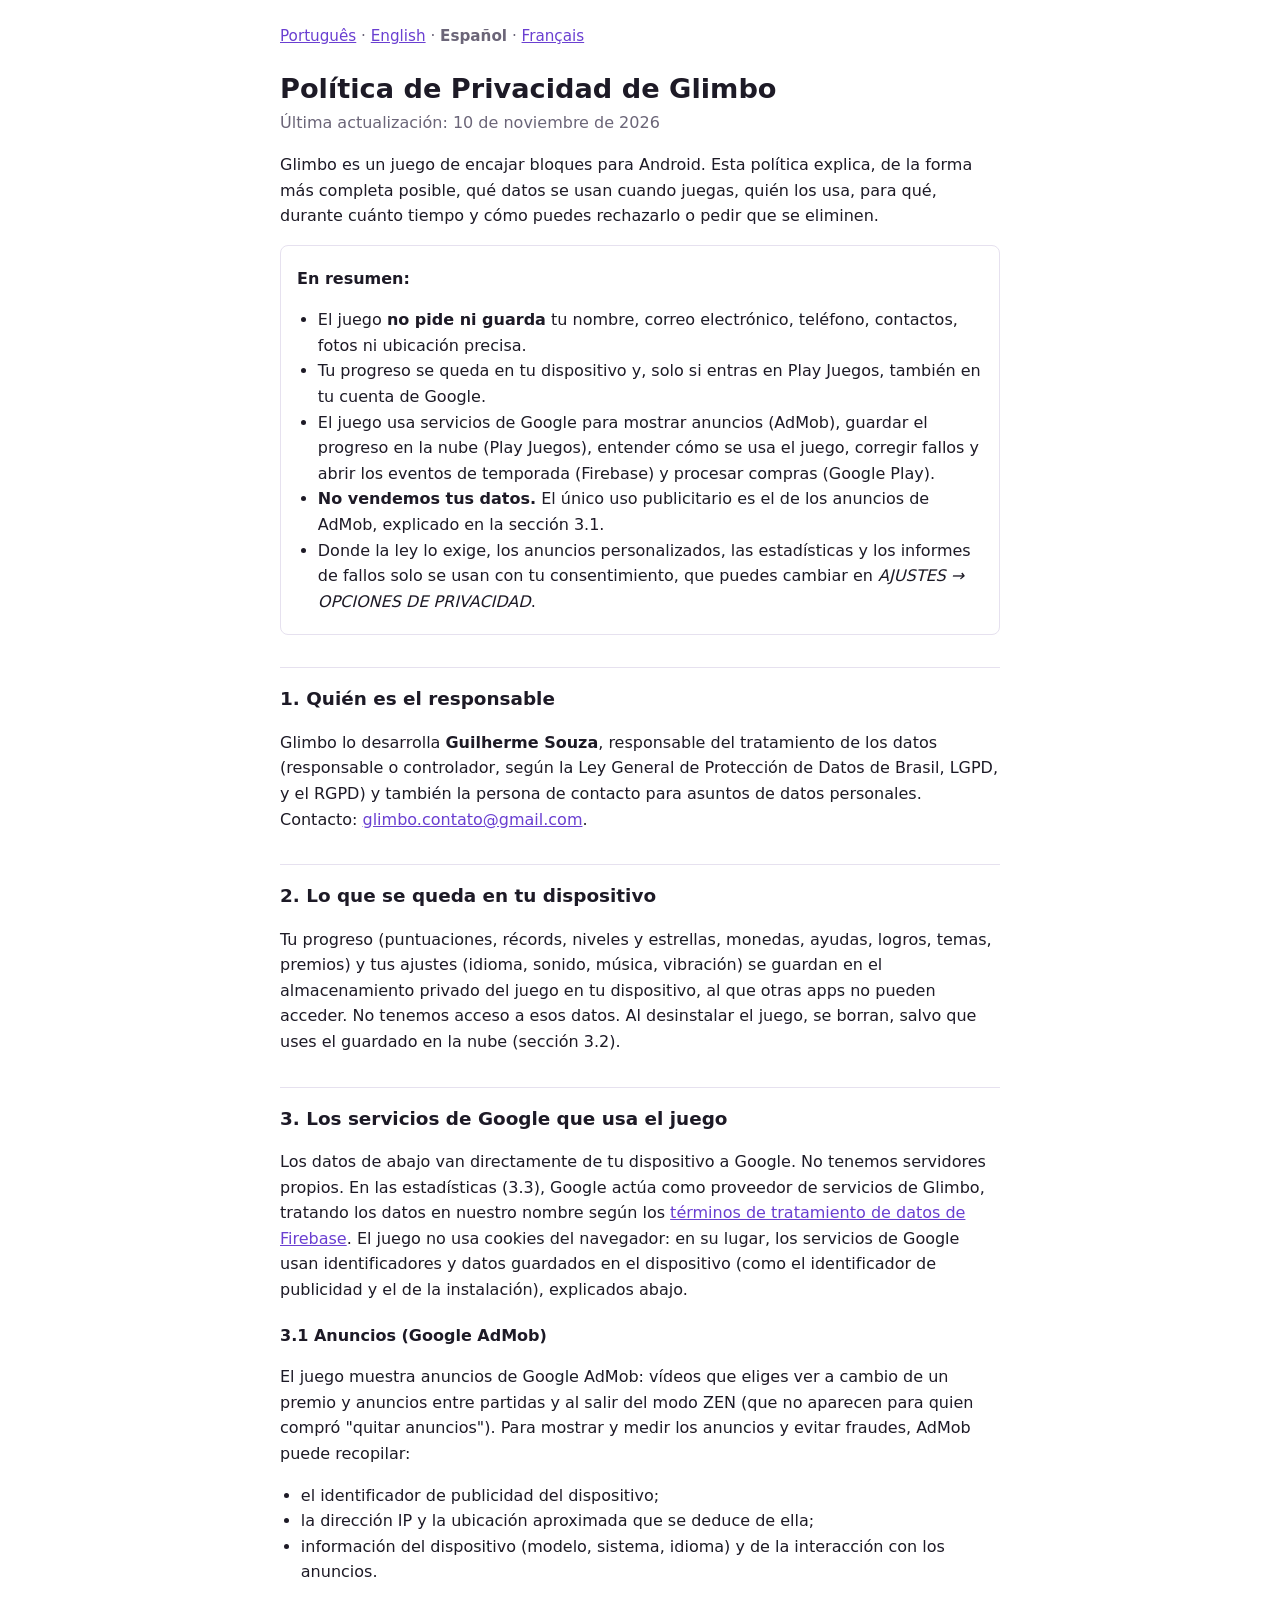
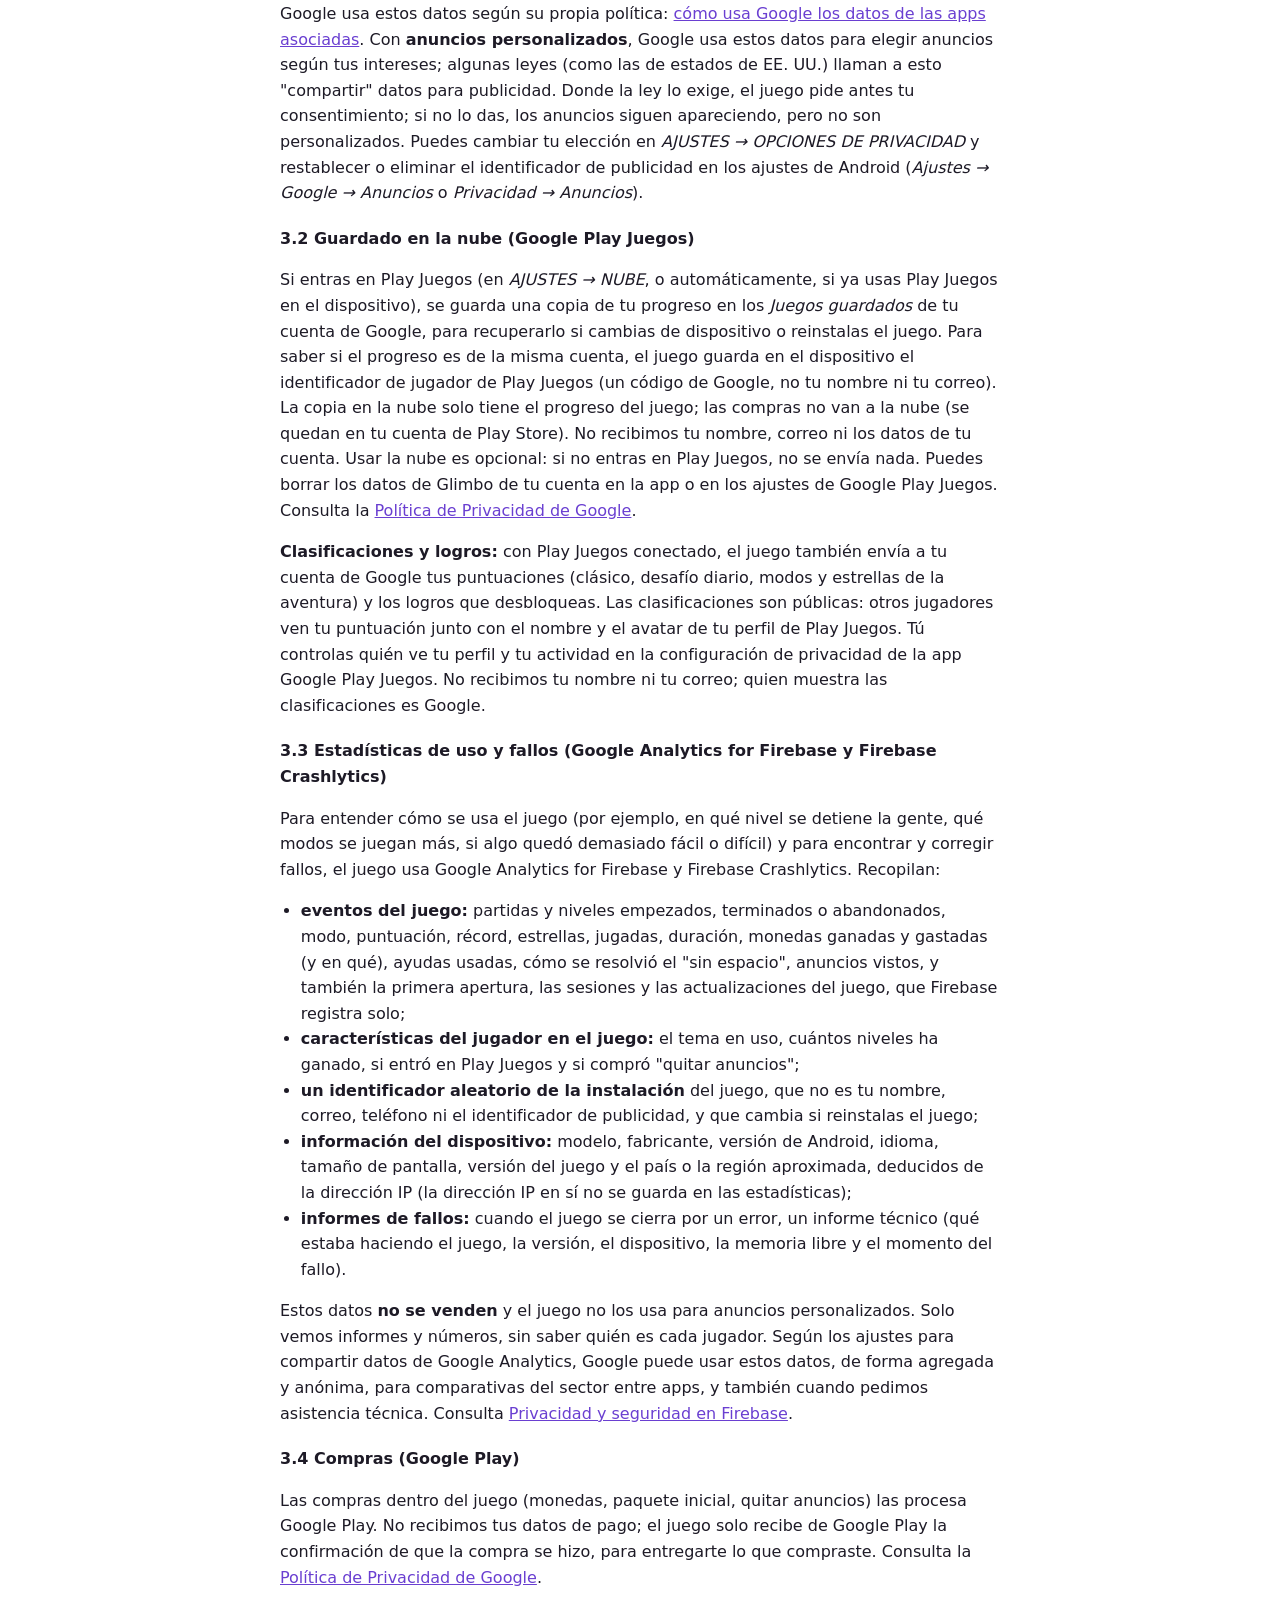
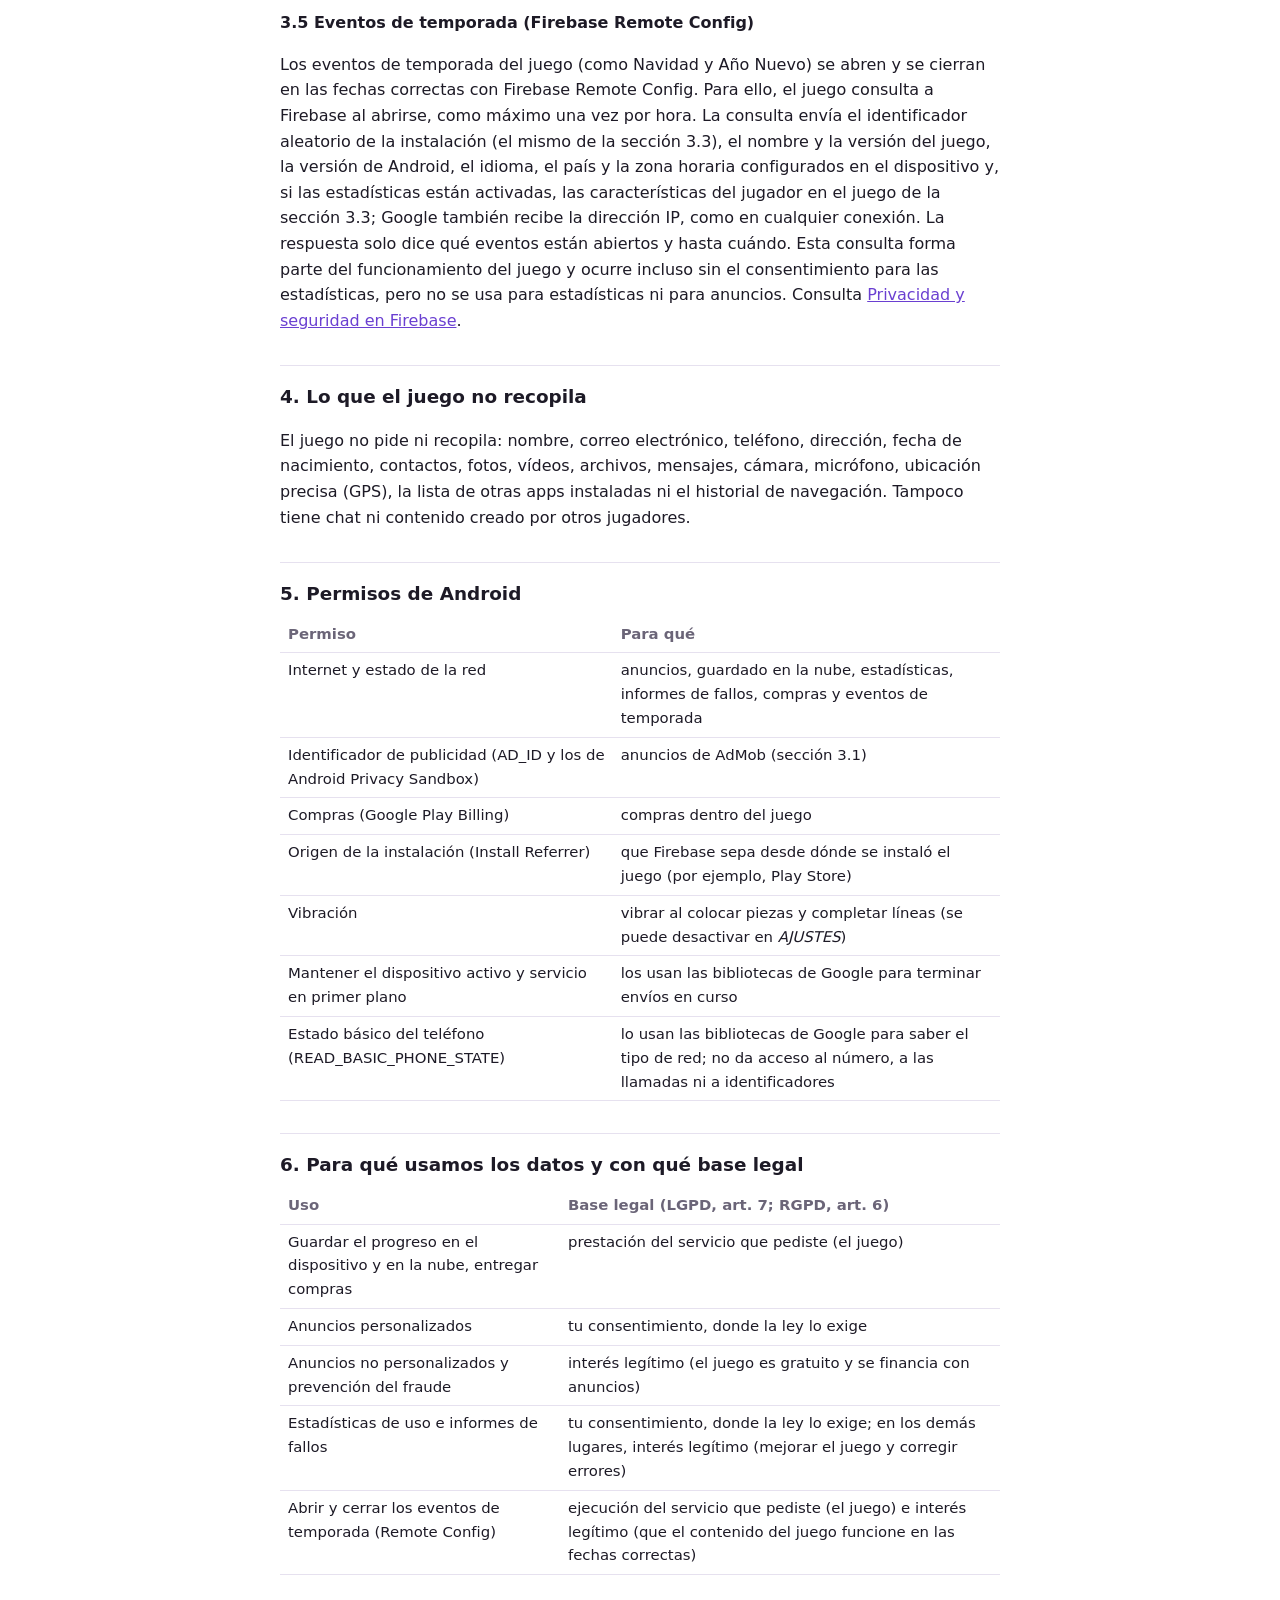
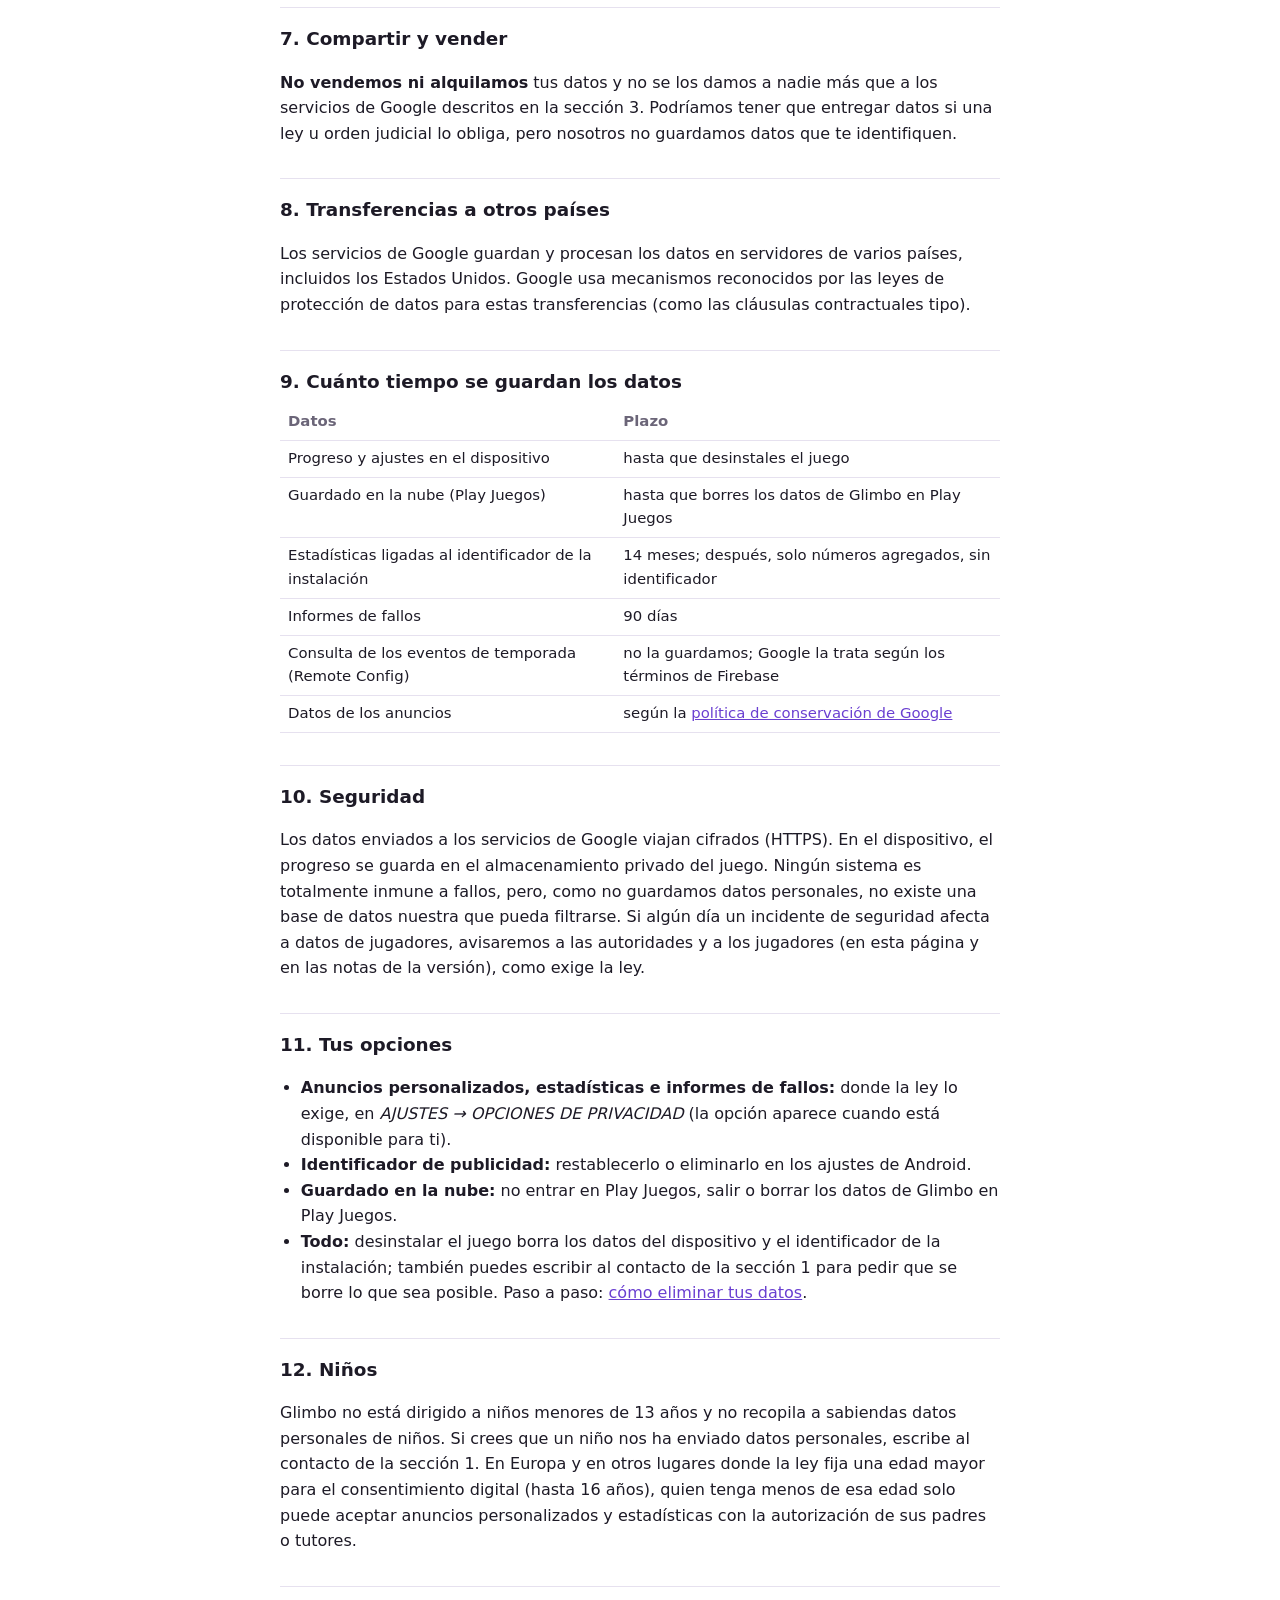
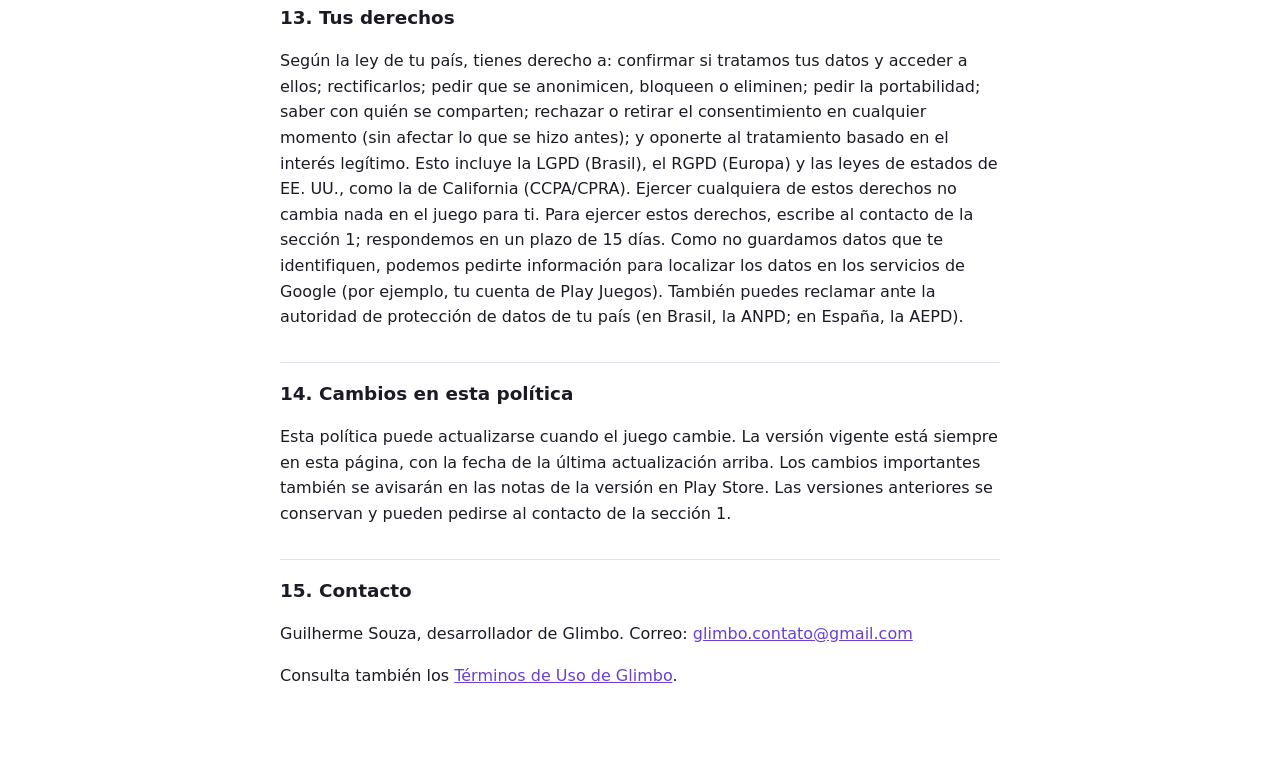
<file: es.html>
<!doctype html>
<html lang="es">
<head>
<meta charset="utf-8">
<meta name="viewport" content="width=device-width, initial-scale=1">
<title>Glimbo: Política de Privacidad</title>
<link rel="stylesheet" href="style.css">
</head>
<body>
<main>
<nav class="langs"><a href="index.html">Português</a> · <a href="en.html">English</a> · <b>Español</b> · <a href="fr.html">Français</a></nav>

<h1>Política de Privacidad de Glimbo</h1>
<p class="date">Última actualización: 10 de noviembre de 2026</p>

<p>Glimbo es un juego de encajar bloques para Android. Esta política explica, de la forma más completa posible, qué
datos se usan cuando juegas, quién los usa, para qué, durante cuánto tiempo y cómo puedes rechazarlo o pedir que se
eliminen.</p>

<div class="summary">
<p><strong>En resumen:</strong></p>
<ul>
  <li>El juego <strong>no pide ni guarda</strong> tu nombre, correo electrónico, teléfono, contactos, fotos ni ubicación
  precisa.</li>
  <li>Tu progreso se queda en tu dispositivo y, solo si entras en Play Juegos, también en tu cuenta de Google.</li>
  <li>El juego usa servicios de Google para mostrar anuncios (AdMob), guardar el progreso en la nube (Play Juegos),
  entender cómo se usa el juego, corregir fallos y abrir los eventos de temporada (Firebase) y procesar compras (Google Play).</li>
  <li><strong>No vendemos tus datos.</strong> El único uso publicitario es el de los anuncios de AdMob, explicado en la
  sección 3.1.</li>
  <li>Donde la ley lo exige, los anuncios personalizados, las estadísticas y los informes de fallos solo se usan con tu
  consentimiento, que puedes cambiar en <em>AJUSTES → OPCIONES DE PRIVACIDAD</em>.</li>
</ul>
</div>

<h2>1. Quién es el responsable</h2>
<p>Glimbo lo desarrolla <strong>Guilherme Souza</strong>, responsable del tratamiento de los datos (responsable o
controlador, según la Ley General de Protección de Datos de Brasil, LGPD, y el RGPD) y también la persona de contacto
para asuntos de datos personales. Contacto:
<a href="mailto:glimbo.contato@gmail.com">glimbo.contato@gmail.com</a>.</p>

<h2>2. Lo que se queda en tu dispositivo</h2>
<p>Tu progreso (puntuaciones, récords, niveles y estrellas, monedas, ayudas, logros, temas, premios) y tus ajustes
(idioma, sonido, música, vibración) se guardan en el almacenamiento privado del juego en tu dispositivo, al que otras
apps no pueden acceder. No tenemos acceso a esos datos. Al desinstalar el juego, se borran, salvo que uses el guardado
en la nube (sección 3.2).</p>

<h2>3. Los servicios de Google que usa el juego</h2>
<p>Los datos de abajo van directamente de tu dispositivo a Google. No tenemos servidores propios. En las estadísticas
(3.3), Google actúa como proveedor de servicios de Glimbo, tratando los datos en nuestro nombre según los
<a href="https://firebase.google.com/terms/data-processing-terms">términos de tratamiento de datos de Firebase</a>. El juego no usa cookies del navegador: en su lugar, los servicios de Google usan identificadores y datos guardados en el dispositivo (como el identificador de publicidad y el de la instalación), explicados abajo.</p>

<h3>3.1 Anuncios (Google AdMob)</h3>
<p>El juego muestra anuncios de Google AdMob: vídeos que eliges ver a cambio de un premio y anuncios entre partidas y al salir del modo ZEN
(que no aparecen para quien compró "quitar anuncios"). Para mostrar y medir los anuncios y evitar fraudes, AdMob puede
recopilar:</p>
<ul>
  <li>el identificador de publicidad del dispositivo;</li>
  <li>la dirección IP y la ubicación aproximada que se deduce de ella;</li>
  <li>información del dispositivo (modelo, sistema, idioma) y de la interacción con los anuncios.</li>
</ul>
<p>Google usa estos datos según su propia política:
<a href="https://policies.google.com/technologies/partner-sites">cómo usa Google los datos de las apps asociadas</a>.
Con <strong>anuncios personalizados</strong>, Google usa estos datos para elegir anuncios según tus intereses; algunas
leyes (como las de estados de EE. UU.) llaman a esto "compartir" datos para publicidad. Donde la ley lo exige, el juego
pide antes tu consentimiento; si no lo das, los anuncios siguen apareciendo, pero no son personalizados. Puedes
cambiar tu elección en <em>AJUSTES → OPCIONES DE PRIVACIDAD</em> y restablecer o eliminar el identificador de
publicidad en los ajustes de Android (<em>Ajustes → Google → Anuncios</em> o <em>Privacidad → Anuncios</em>).</p>

<h3>3.2 Guardado en la nube (Google Play Juegos)</h3>
<p>Si entras en Play Juegos (en <em>AJUSTES → NUBE</em>, o automáticamente, si ya usas Play Juegos en el dispositivo),
se guarda una copia de tu progreso en los <em>Juegos guardados</em> de tu cuenta de Google, para recuperarlo si cambias
de dispositivo o reinstalas el juego. Para saber si el progreso es de la misma cuenta, el juego guarda en el
dispositivo el identificador de jugador de Play Juegos (un código de Google, no tu nombre ni tu correo). La copia en la
nube solo tiene el progreso del juego; las compras no van a la nube (se quedan en tu cuenta de Play Store). No
recibimos tu nombre, correo ni los datos de tu cuenta. Usar la nube es opcional: si no entras en Play Juegos, no se
envía nada. Puedes borrar los datos de Glimbo de tu cuenta en la app o en los ajustes de Google Play Juegos. Consulta
la <a href="https://policies.google.com/privacy">Política de Privacidad de Google</a>.</p>

<p><strong>Clasificaciones y logros:</strong> con Play Juegos conectado, el juego también envía a tu cuenta de
Google tus puntuaciones (clásico, desafío diario, modos y estrellas de la aventura) y los logros que desbloqueas. Las
clasificaciones son públicas: otros jugadores ven tu puntuación junto con el nombre y el avatar de tu perfil de Play
Juegos. Tú controlas quién ve tu perfil y tu actividad en la configuración de privacidad de la app Google Play Juegos.
No recibimos tu nombre ni tu correo; quien muestra las clasificaciones es Google.</p>

<h3>3.3 Estadísticas de uso y fallos (Google Analytics for Firebase y Firebase Crashlytics)</h3>
<p>Para entender cómo se usa el juego (por ejemplo, en qué nivel se detiene la gente, qué modos se juegan más, si algo
quedó demasiado fácil o difícil) y para encontrar y corregir fallos, el juego usa Google Analytics for Firebase y
Firebase Crashlytics. Recopilan:</p>
<ul>
  <li><strong>eventos del juego:</strong> partidas y niveles empezados, terminados o abandonados, modo, puntuación,
  récord, estrellas, jugadas, duración, monedas ganadas y gastadas (y en qué), ayudas usadas, cómo se resolvió el "sin
  espacio", anuncios vistos, y también la primera apertura, las sesiones y las actualizaciones del juego, que Firebase
  registra solo;</li>
  <li><strong>características del jugador en el juego:</strong> el tema en uso, cuántos niveles ha ganado, si entró en
  Play Juegos y si compró "quitar anuncios";</li>
  <li><strong>un identificador aleatorio de la instalación</strong> del juego, que no es tu nombre, correo, teléfono ni
  el identificador de publicidad, y que cambia si reinstalas el juego;</li>
  <li><strong>información del dispositivo:</strong> modelo, fabricante, versión de Android, idioma, tamaño de pantalla,
  versión del juego y el país o la región aproximada, deducidos de la dirección IP (la dirección IP en sí no se guarda en
  las estadísticas);</li>
  <li><strong>informes de fallos:</strong> cuando el juego se cierra por un error, un informe técnico (qué estaba
  haciendo el juego, la versión, el dispositivo, la memoria libre y el momento del fallo).</li>
</ul>
<p>Estos datos <strong>no se venden</strong> y el juego no los usa para anuncios personalizados. Solo vemos informes y
números, sin saber quién es cada jugador. Según los ajustes para compartir datos de Google Analytics, Google puede usar
estos datos, de forma agregada y anónima, para comparativas del sector entre apps, y también cuando pedimos asistencia
técnica. Consulta <a href="https://firebase.google.com/support/privacy">Privacidad y seguridad en Firebase</a>.</p>

<h3>3.4 Compras (Google Play)</h3>
<p>Las compras dentro del juego (monedas, paquete inicial, quitar anuncios) las procesa Google Play. No recibimos tus
datos de pago; el juego solo recibe de Google Play la confirmación de que la compra se hizo, para entregarte lo que
compraste. Consulta la <a href="https://policies.google.com/privacy">Política de Privacidad de Google</a>.</p>

<h3>3.5 Eventos de temporada (Firebase Remote Config)</h3>
<p>Los eventos de temporada del juego (como Navidad y Año Nuevo) se abren y se cierran en las fechas correctas con
Firebase Remote Config. Para ello, el juego consulta a Firebase al abrirse, como máximo una vez por hora. La consulta
envía el identificador aleatorio de la instalación (el mismo de la sección 3.3), el nombre y la versión del juego, la
versión de Android, el idioma, el país y la zona horaria configurados en el dispositivo y, si las estadísticas están
activadas, las características del jugador en el juego de la sección 3.3; Google también recibe la dirección IP, como
en cualquier conexión. La respuesta solo dice qué eventos están abiertos y hasta cuándo. Esta consulta forma parte del
funcionamiento del juego y ocurre incluso sin el consentimiento para las estadísticas, pero no se usa para
estadísticas ni para anuncios. Consulta <a href="https://firebase.google.com/support/privacy">Privacidad y seguridad en Firebase</a>.</p>

<h2>4. Lo que el juego no recopila</h2>
<p>El juego no pide ni recopila: nombre, correo electrónico, teléfono, dirección, fecha de nacimiento, contactos, fotos,
vídeos, archivos, mensajes, cámara, micrófono, ubicación precisa (GPS), la lista de otras apps instaladas ni el
historial de navegación. Tampoco tiene chat ni contenido creado por otros jugadores.</p>

<h2>5. Permisos de Android</h2>
<div class="table"><table>
<tr><th>Permiso</th><th>Para qué</th></tr>
<tr><td>Internet y estado de la red</td><td>anuncios, guardado en la nube, estadísticas, informes de fallos, compras y eventos de temporada</td></tr>
<tr><td>Identificador de publicidad (AD_ID y los de Android Privacy Sandbox)</td><td>anuncios de AdMob (sección 3.1)</td></tr>
<tr><td>Compras (Google Play Billing)</td><td>compras dentro del juego</td></tr>
<tr><td>Origen de la instalación (Install Referrer)</td><td>que Firebase sepa desde dónde se instaló el juego (por ejemplo, Play Store)</td></tr>
<tr><td>Vibración</td><td>vibrar al colocar piezas y completar líneas (se puede desactivar en <em>AJUSTES</em>)</td></tr>
<tr><td>Mantener el dispositivo activo y servicio en primer plano</td><td>los usan las bibliotecas de Google para terminar envíos en curso</td></tr>
<tr><td>Estado básico del teléfono (READ_BASIC_PHONE_STATE)</td><td>lo usan las bibliotecas de Google para saber el tipo de red; no da acceso al número, a las llamadas ni a identificadores</td></tr>
</table></div>

<h2>6. Para qué usamos los datos y con qué base legal</h2>
<div class="table"><table>
<tr><th>Uso</th><th>Base legal (LGPD, art. 7; RGPD, art. 6)</th></tr>
<tr><td>Guardar el progreso en el dispositivo y en la nube, entregar compras</td><td>prestación del servicio que pediste (el juego)</td></tr>
<tr><td>Anuncios personalizados</td><td>tu consentimiento, donde la ley lo exige</td></tr>
<tr><td>Anuncios no personalizados y prevención del fraude</td><td>interés legítimo (el juego es gratuito y se financia con anuncios)</td></tr>
<tr><td>Estadísticas de uso e informes de fallos</td><td>tu consentimiento, donde la ley lo exige; en los demás lugares, interés legítimo (mejorar el juego y corregir errores)</td></tr>
<tr><td>Abrir y cerrar los eventos de temporada (Remote Config)</td><td>ejecución del servicio que pediste (el juego) e interés legítimo (que el contenido del juego funcione en las fechas correctas)</td></tr>
</table></div>

<h2>7. Compartir y vender</h2>
<p><strong>No vendemos ni alquilamos</strong> tus datos y no se los damos a nadie más que a los servicios de Google
descritos en la sección 3. Podríamos tener que entregar datos si una ley u orden judicial lo obliga, pero nosotros no
guardamos datos que te identifiquen.</p>

<h2>8. Transferencias a otros países</h2>
<p>Los servicios de Google guardan y procesan los datos en servidores de varios países, incluidos los Estados Unidos.
Google usa mecanismos reconocidos por las leyes de protección de datos para estas transferencias (como las cláusulas
contractuales tipo).</p>

<h2>9. Cuánto tiempo se guardan los datos</h2>
<div class="table"><table>
<tr><th>Datos</th><th>Plazo</th></tr>
<tr><td>Progreso y ajustes en el dispositivo</td><td>hasta que desinstales el juego</td></tr>
<tr><td>Guardado en la nube (Play Juegos)</td><td>hasta que borres los datos de Glimbo en Play Juegos</td></tr>
<tr><td>Estadísticas ligadas al identificador de la instalación</td><td>14 meses; después, solo números agregados, sin identificador</td></tr>
<tr><td>Informes de fallos</td><td>90 días</td></tr>
<tr><td>Consulta de los eventos de temporada (Remote Config)</td><td>no la guardamos; Google la trata según los términos de Firebase</td></tr>
<tr><td>Datos de los anuncios</td><td>según la <a href="https://policies.google.com/technologies/retention">política de conservación de Google</a></td></tr>
</table></div>

<h2>10. Seguridad</h2>
<p>Los datos enviados a los servicios de Google viajan cifrados (HTTPS). En el dispositivo, el progreso se guarda en el
almacenamiento privado del juego. Ningún sistema es totalmente inmune a fallos, pero, como no guardamos datos
personales, no existe una base de datos nuestra que pueda filtrarse. Si algún día un incidente de seguridad afecta a datos de jugadores, avisaremos a las autoridades y a los jugadores (en esta página y en las notas de la versión), como exige la ley.</p>

<h2>11. Tus opciones</h2>
<ul>
  <li><strong>Anuncios personalizados, estadísticas e informes de fallos:</strong> donde la ley lo exige, en
  <em>AJUSTES → OPCIONES DE PRIVACIDAD</em> (la opción aparece cuando está disponible para ti).</li>
  <li><strong>Identificador de publicidad:</strong> restablecerlo o eliminarlo en los ajustes de Android.</li>
  <li><strong>Guardado en la nube:</strong> no entrar en Play Juegos, salir o borrar los datos de Glimbo en Play
  Juegos.</li>
  <li><strong>Todo:</strong> desinstalar el juego borra los datos del dispositivo y el identificador de la instalación;
  también puedes escribir al contacto de la sección 1 para pedir que se borre lo que sea posible. Paso a paso:
  <a href="exclusao-es.html">cómo eliminar tus datos</a>.</li>
</ul>

<h2>12. Niños</h2>
<p>Glimbo no está dirigido a niños menores de 13 años y no recopila a sabiendas datos personales de niños. Si crees
que un niño nos ha enviado datos personales, escribe al contacto de la sección 1. En Europa y en otros lugares donde la ley fija una edad mayor para el consentimiento digital (hasta 16 años), quien tenga menos de esa edad solo puede aceptar anuncios personalizados y estadísticas con la autorización de sus padres o tutores.</p>

<h2>13. Tus derechos</h2>
<p>Según la ley de tu país, tienes derecho a: confirmar si tratamos tus datos y acceder a ellos; rectificarlos; pedir
que se anonimicen, bloqueen o eliminen; pedir la portabilidad; saber con quién se comparten; rechazar o retirar el
consentimiento en cualquier momento (sin afectar lo que se hizo antes); y oponerte al tratamiento basado en el interés
legítimo. Esto incluye la LGPD (Brasil), el RGPD (Europa) y las leyes de estados de EE. UU., como la de California
(CCPA/CPRA). Ejercer cualquiera de estos derechos no cambia nada en el juego para ti. Para ejercer estos derechos, escribe al contacto de la sección 1; respondemos en un plazo de 15 días.
Como no guardamos datos que te identifiquen, podemos pedirte información para localizar los datos en los servicios de
Google (por ejemplo, tu cuenta de Play Juegos). También puedes reclamar ante la autoridad de protección de datos de tu
país (en Brasil, la ANPD; en España, la AEPD).</p>

<h2>14. Cambios en esta política</h2>
<p>Esta política puede actualizarse cuando el juego cambie. La versión vigente está siempre en esta página, con la
fecha de la última actualización arriba. Los cambios importantes también se avisarán en las notas de la versión en
Play Store. Las versiones anteriores se conservan y pueden pedirse al contacto de la sección 1.</p>

<h2>15. Contacto</h2>
<p>Guilherme Souza, desarrollador de Glimbo. Correo: <a href="mailto:glimbo.contato@gmail.com">glimbo.contato@gmail.com</a></p>
<p>Consulta también los <a href="termos-es.html">Términos de Uso de Glimbo</a>.</p>
</main>
</body>
</html>
</file>
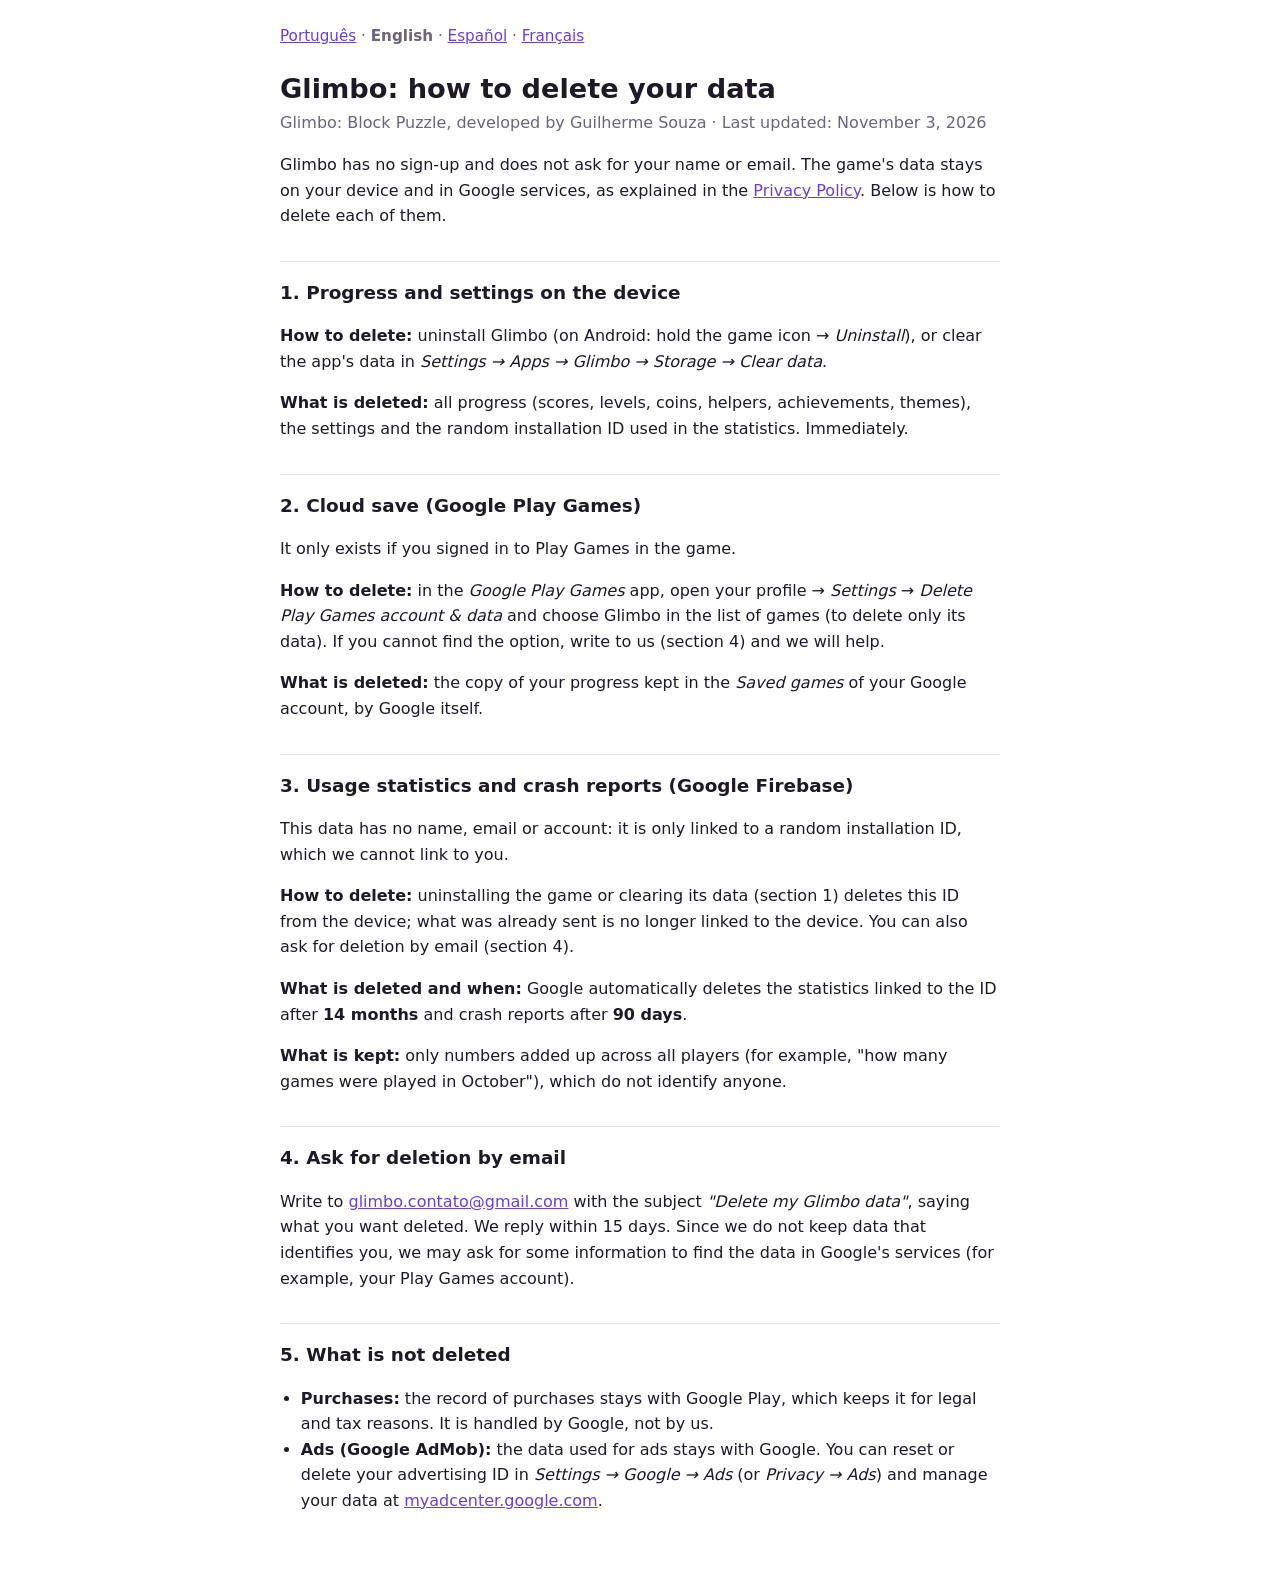
<file: exclusao-en.html>
<!doctype html>
<html lang="en">
<head>
<meta charset="utf-8">
<meta name="viewport" content="width=device-width, initial-scale=1">
<title>Glimbo: Delete your data</title>
<link rel="stylesheet" href="style.css">
</head>
<body>
<main>
<nav class="langs"><a href="exclusao.html">Português</a> · <b>English</b> · <a href="exclusao-es.html">Español</a> · <a href="exclusao-fr.html">Français</a></nav>

<h1>Glimbo: how to delete your data</h1>
<p class="date">Glimbo: Block Puzzle, developed by Guilherme Souza · Last updated: November 3, 2026</p>

<p>Glimbo has no sign-up and does not ask for your name or email. The game's data stays on your device and in Google
services, as explained in the <a href="en.html">Privacy Policy</a>. Below is how to delete each of them.</p>

<h2>1. Progress and settings on the device</h2>
<p><strong>How to delete:</strong> uninstall Glimbo (on Android: hold the game icon → <em>Uninstall</em>), or clear
the app's data in <em>Settings → Apps → Glimbo → Storage → Clear data</em>.</p>
<p><strong>What is deleted:</strong> all progress (scores, levels, coins, helpers, achievements, themes), the settings
and the random installation ID used in the statistics. Immediately.</p>

<h2>2. Cloud save (Google Play Games)</h2>
<p>It only exists if you signed in to Play Games in the game.</p>
<p><strong>How to delete:</strong> in the <em>Google Play Games</em> app, open your profile → <em>Settings</em> →
<em>Delete Play Games account &amp; data</em> and choose Glimbo in the list of games (to delete only its data). If
you cannot find the option, write to us (section 4) and we will help.</p>
<p><strong>What is deleted:</strong> the copy of your progress kept in the <em>Saved games</em> of your Google
account, by Google itself.</p>

<h2>3. Usage statistics and crash reports (Google Firebase)</h2>
<p>This data has no name, email or account: it is only linked to a random installation ID, which we cannot link to
you.</p>
<p><strong>How to delete:</strong> uninstalling the game or clearing its data (section 1) deletes this ID from the
device; what was already sent is no longer linked to the device. You can also ask for deletion by email (section
4).</p>
<p><strong>What is deleted and when:</strong> Google automatically deletes the statistics linked to the ID after
<strong>14 months</strong> and crash reports after <strong>90 days</strong>.</p>
<p><strong>What is kept:</strong> only numbers added up across all players (for example, "how many games were played
in October"), which do not identify anyone.</p>

<h2>4. Ask for deletion by email</h2>
<p>Write to <a href="mailto:glimbo.contato@gmail.com">glimbo.contato@gmail.com</a> with the subject <em>"Delete my
Glimbo data"</em>, saying what you want deleted. We reply within 15 days. Since we do not keep data that identifies
you, we may ask for some information to find the data in Google's services (for example, your Play Games account).</p>

<h2>5. What is not deleted</h2>
<ul>
  <li><strong>Purchases:</strong> the record of purchases stays with Google Play, which keeps it for legal and tax
  reasons. It is handled by Google, not by us.</li>
  <li><strong>Ads (Google AdMob):</strong> the data used for ads stays with Google. You can reset or delete your
  advertising ID in <em>Settings → Google → Ads</em> (or <em>Privacy → Ads</em>) and manage your data at
  <a href="https://myadcenter.google.com">myadcenter.google.com</a>.</li>
</ul>
</main>
</body>
</html>
</file>
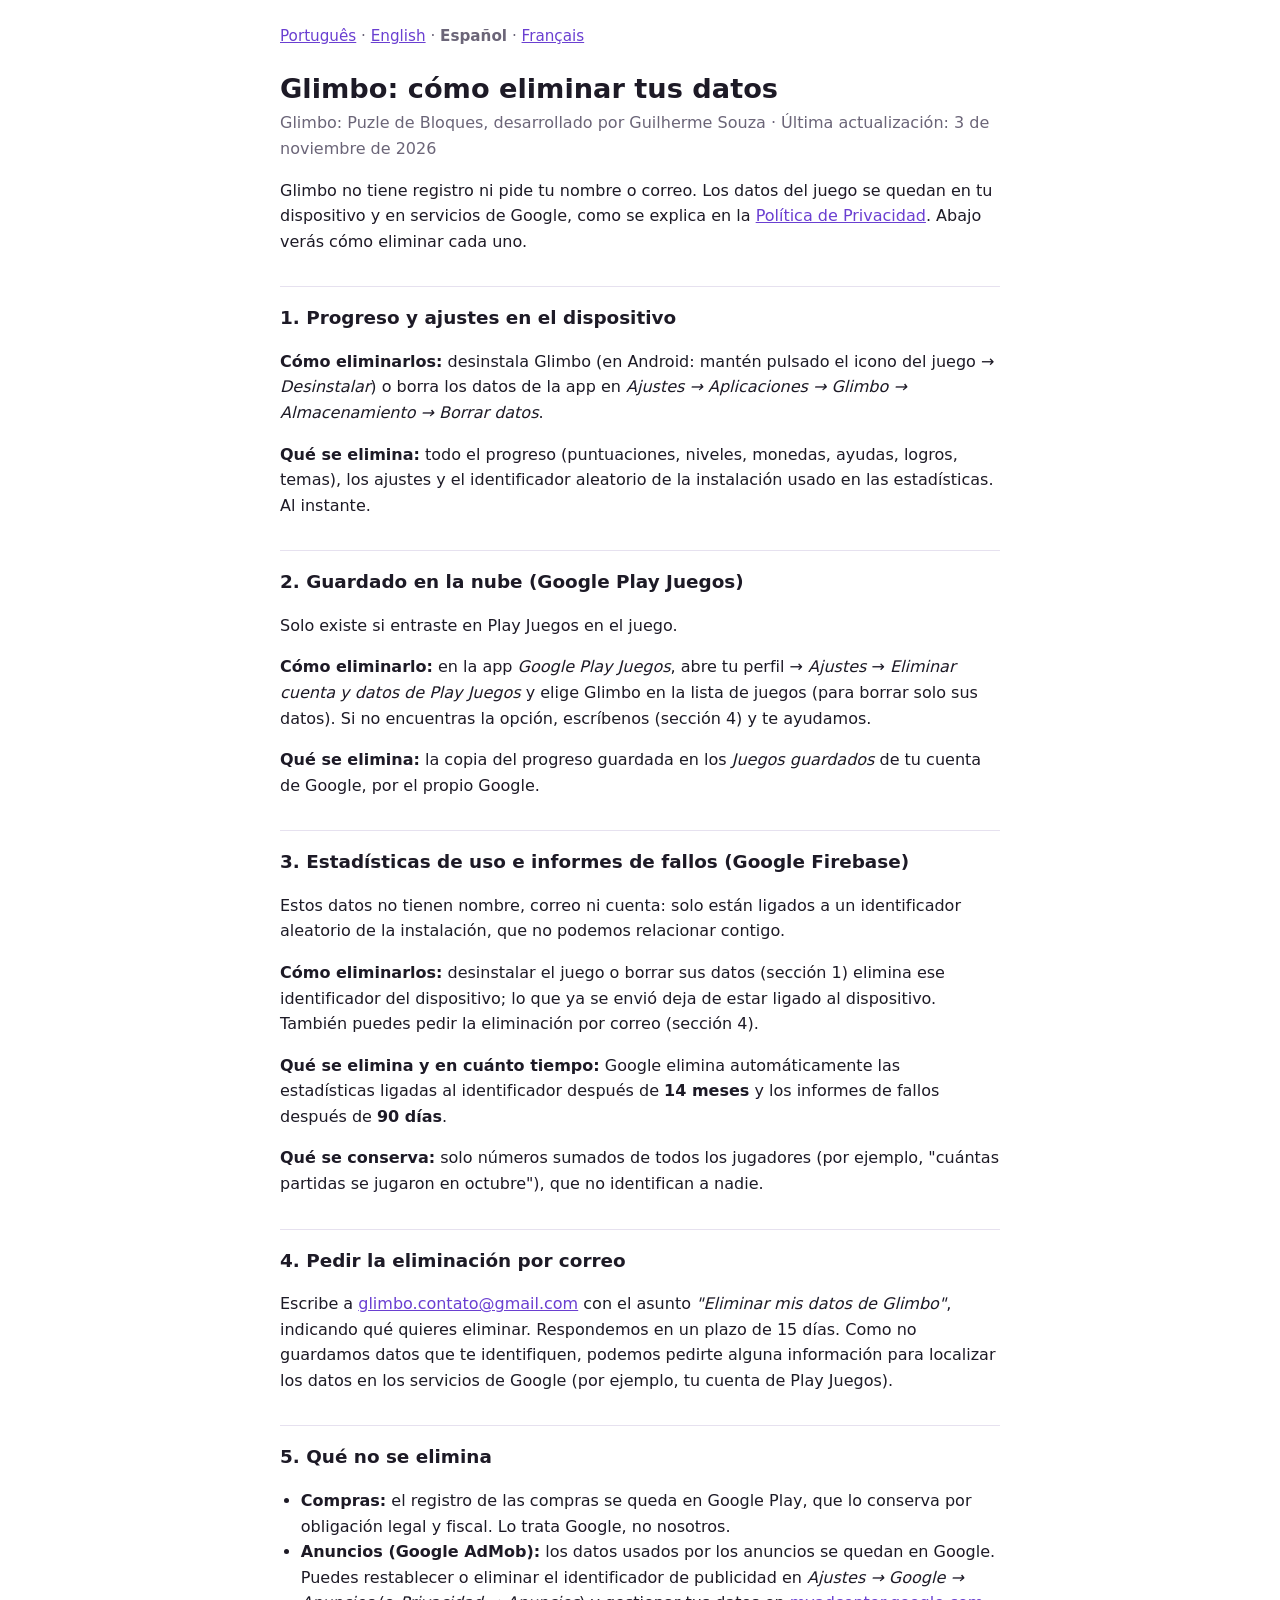
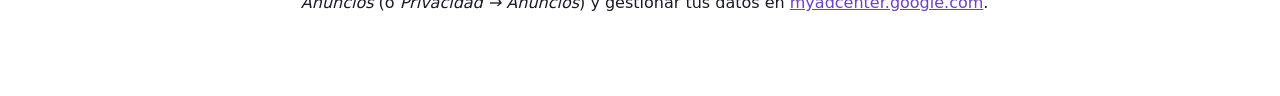
<file: exclusao-es.html>
<!doctype html>
<html lang="es">
<head>
<meta charset="utf-8">
<meta name="viewport" content="width=device-width, initial-scale=1">
<title>Glimbo: Eliminar tus datos</title>
<link rel="stylesheet" href="style.css">
</head>
<body>
<main>
<nav class="langs"><a href="exclusao.html">Português</a> · <a href="exclusao-en.html">English</a> · <b>Español</b> · <a href="exclusao-fr.html">Français</a></nav>

<h1>Glimbo: cómo eliminar tus datos</h1>
<p class="date">Glimbo: Puzle de Bloques, desarrollado por Guilherme Souza · Última actualización: 3 de noviembre de 2026</p>

<p>Glimbo no tiene registro ni pide tu nombre o correo. Los datos del juego se quedan en tu dispositivo y en servicios
de Google, como se explica en la <a href="es.html">Política de Privacidad</a>. Abajo verás cómo eliminar cada uno.</p>

<h2>1. Progreso y ajustes en el dispositivo</h2>
<p><strong>Cómo eliminarlos:</strong> desinstala Glimbo (en Android: mantén pulsado el icono del juego →
<em>Desinstalar</em>) o borra los datos de la app en <em>Ajustes → Aplicaciones → Glimbo → Almacenamiento → Borrar
datos</em>.</p>
<p><strong>Qué se elimina:</strong> todo el progreso (puntuaciones, niveles, monedas, ayudas, logros, temas), los
ajustes y el identificador aleatorio de la instalación usado en las estadísticas. Al instante.</p>

<h2>2. Guardado en la nube (Google Play Juegos)</h2>
<p>Solo existe si entraste en Play Juegos en el juego.</p>
<p><strong>Cómo eliminarlo:</strong> en la app <em>Google Play Juegos</em>, abre tu perfil → <em>Ajustes</em> →
<em>Eliminar cuenta y datos de Play Juegos</em> y elige Glimbo en la lista de juegos (para borrar solo sus datos). Si
no encuentras la opción, escríbenos (sección 4) y te ayudamos.</p>
<p><strong>Qué se elimina:</strong> la copia del progreso guardada en los <em>Juegos guardados</em> de tu cuenta de
Google, por el propio Google.</p>

<h2>3. Estadísticas de uso e informes de fallos (Google Firebase)</h2>
<p>Estos datos no tienen nombre, correo ni cuenta: solo están ligados a un identificador aleatorio de la instalación,
que no podemos relacionar contigo.</p>
<p><strong>Cómo eliminarlos:</strong> desinstalar el juego o borrar sus datos (sección 1) elimina ese identificador
del dispositivo; lo que ya se envió deja de estar ligado al dispositivo. También puedes pedir la eliminación por correo
(sección 4).</p>
<p><strong>Qué se elimina y en cuánto tiempo:</strong> Google elimina automáticamente las estadísticas ligadas al
identificador después de <strong>14 meses</strong> y los informes de fallos después de <strong>90 días</strong>.</p>
<p><strong>Qué se conserva:</strong> solo números sumados de todos los jugadores (por ejemplo, "cuántas partidas se
jugaron en octubre"), que no identifican a nadie.</p>

<h2>4. Pedir la eliminación por correo</h2>
<p>Escribe a <a href="mailto:glimbo.contato@gmail.com">glimbo.contato@gmail.com</a> con el asunto <em>"Eliminar mis
datos de Glimbo"</em>, indicando qué quieres eliminar. Respondemos en un plazo de 15 días. Como no guardamos datos que
te identifiquen, podemos pedirte alguna información para localizar los datos en los servicios de Google (por ejemplo,
tu cuenta de Play Juegos).</p>

<h2>5. Qué no se elimina</h2>
<ul>
  <li><strong>Compras:</strong> el registro de las compras se queda en Google Play, que lo conserva por obligación
  legal y fiscal. Lo trata Google, no nosotros.</li>
  <li><strong>Anuncios (Google AdMob):</strong> los datos usados por los anuncios se quedan en Google. Puedes
  restablecer o eliminar el identificador de publicidad en <em>Ajustes → Google → Anuncios</em> (o
  <em>Privacidad → Anuncios</em>) y gestionar tus datos en
  <a href="https://myadcenter.google.com">myadcenter.google.com</a>.</li>
</ul>
</main>
</body>
</html>
</file>
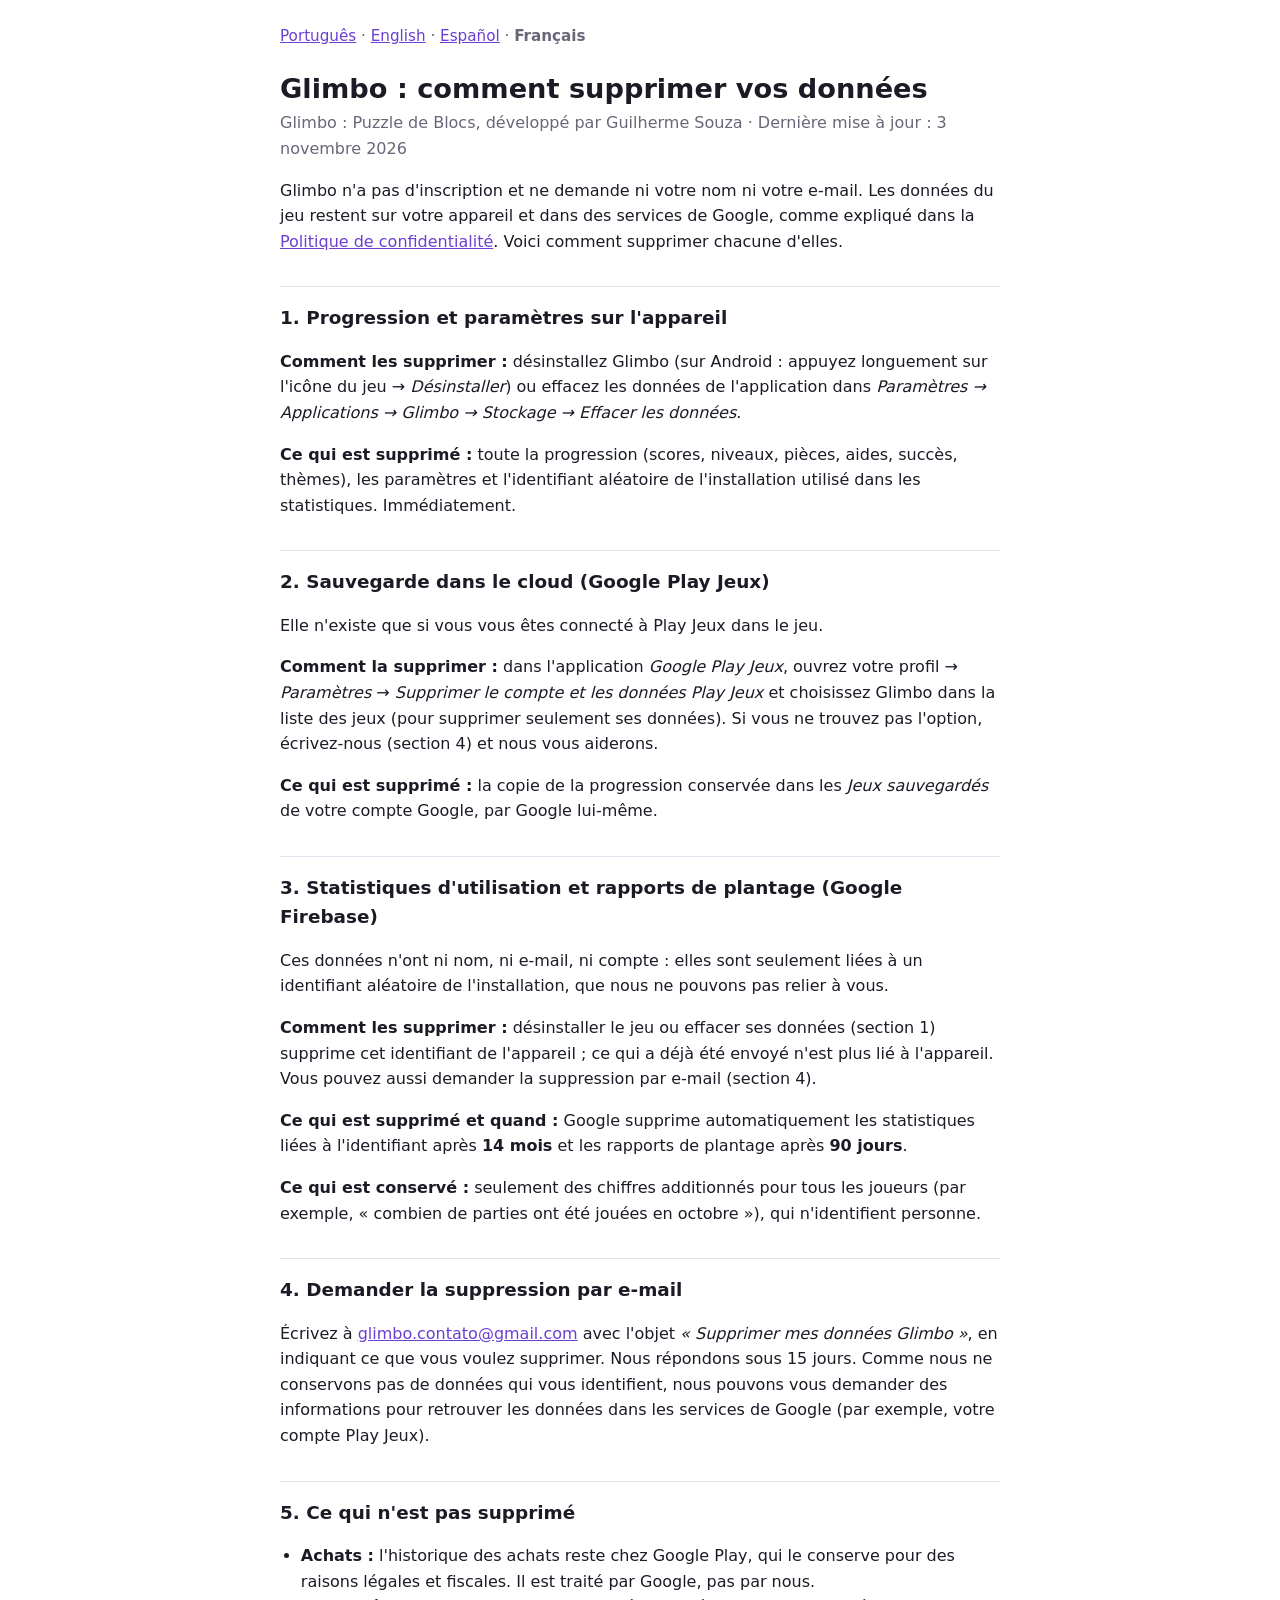
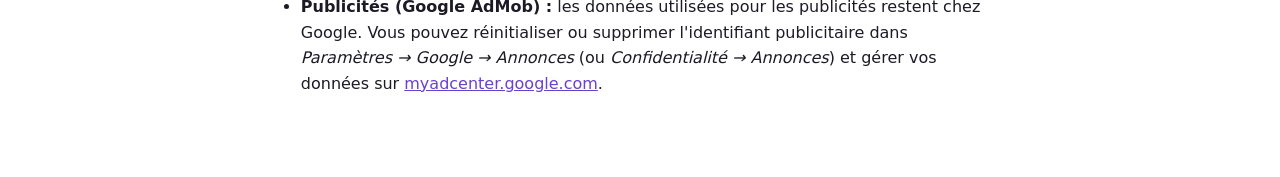
<file: exclusao-fr.html>
<!doctype html>
<html lang="fr">
<head>
<meta charset="utf-8">
<meta name="viewport" content="width=device-width, initial-scale=1">
<title>Glimbo : Supprimer vos données</title>
<link rel="stylesheet" href="style.css">
</head>
<body>
<main>
<nav class="langs"><a href="exclusao.html">Português</a> · <a href="exclusao-en.html">English</a> · <a href="exclusao-es.html">Español</a> · <b>Français</b></nav>

<h1>Glimbo : comment supprimer vos données</h1>
<p class="date">Glimbo : Puzzle de Blocs, développé par Guilherme Souza · Dernière mise à jour : 3 novembre 2026</p>

<p>Glimbo n'a pas d'inscription et ne demande ni votre nom ni votre e-mail. Les données du jeu restent sur votre
appareil et dans des services de Google, comme expliqué dans la <a href="fr.html">Politique de confidentialité</a>.
Voici comment supprimer chacune d'elles.</p>

<h2>1. Progression et paramètres sur l'appareil</h2>
<p><strong>Comment les supprimer :</strong> désinstallez Glimbo (sur Android : appuyez longuement sur l'icône du jeu →
<em>Désinstaller</em>) ou effacez les données de l'application dans <em>Paramètres → Applications → Glimbo → Stockage →
Effacer les données</em>.</p>
<p><strong>Ce qui est supprimé :</strong> toute la progression (scores, niveaux, pièces, aides, succès, thèmes), les
paramètres et l'identifiant aléatoire de l'installation utilisé dans les statistiques. Immédiatement.</p>

<h2>2. Sauvegarde dans le cloud (Google Play Jeux)</h2>
<p>Elle n'existe que si vous vous êtes connecté à Play Jeux dans le jeu.</p>
<p><strong>Comment la supprimer :</strong> dans l'application <em>Google Play Jeux</em>, ouvrez votre profil →
<em>Paramètres</em> → <em>Supprimer le compte et les données Play Jeux</em> et choisissez Glimbo dans la liste des
jeux (pour supprimer seulement ses données). Si vous ne trouvez pas l'option, écrivez-nous (section 4) et nous vous
aiderons.</p>
<p><strong>Ce qui est supprimé :</strong> la copie de la progression conservée dans les <em>Jeux sauvegardés</em> de
votre compte Google, par Google lui-même.</p>

<h2>3. Statistiques d'utilisation et rapports de plantage (Google Firebase)</h2>
<p>Ces données n'ont ni nom, ni e-mail, ni compte : elles sont seulement liées à un identifiant aléatoire de
l'installation, que nous ne pouvons pas relier à vous.</p>
<p><strong>Comment les supprimer :</strong> désinstaller le jeu ou effacer ses données (section 1) supprime cet
identifiant de l'appareil ; ce qui a déjà été envoyé n'est plus lié à l'appareil. Vous pouvez aussi demander la
suppression par e-mail (section 4).</p>
<p><strong>Ce qui est supprimé et quand :</strong> Google supprime automatiquement les statistiques liées à
l'identifiant après <strong>14 mois</strong> et les rapports de plantage après <strong>90 jours</strong>.</p>
<p><strong>Ce qui est conservé :</strong> seulement des chiffres additionnés pour tous les joueurs (par exemple,
« combien de parties ont été jouées en octobre »), qui n'identifient personne.</p>

<h2>4. Demander la suppression par e-mail</h2>
<p>Écrivez à <a href="mailto:glimbo.contato@gmail.com">glimbo.contato@gmail.com</a> avec l'objet <em>« Supprimer mes
données Glimbo »</em>, en indiquant ce que vous voulez supprimer. Nous répondons sous 15 jours. Comme nous ne
conservons pas de données qui vous identifient, nous pouvons vous demander des informations pour retrouver les données
dans les services de Google (par exemple, votre compte Play Jeux).</p>

<h2>5. Ce qui n'est pas supprimé</h2>
<ul>
  <li><strong>Achats :</strong> l'historique des achats reste chez Google Play, qui le conserve pour des raisons
  légales et fiscales. Il est traité par Google, pas par nous.</li>
  <li><strong>Publicités (Google AdMob) :</strong> les données utilisées pour les publicités restent chez Google. Vous
  pouvez réinitialiser ou supprimer l'identifiant publicitaire dans <em>Paramètres → Google → Annonces</em> (ou
  <em>Confidentialité → Annonces</em>) et gérer vos données sur
  <a href="https://myadcenter.google.com">myadcenter.google.com</a>.</li>
</ul>
</main>
</body>
</html>
</file>
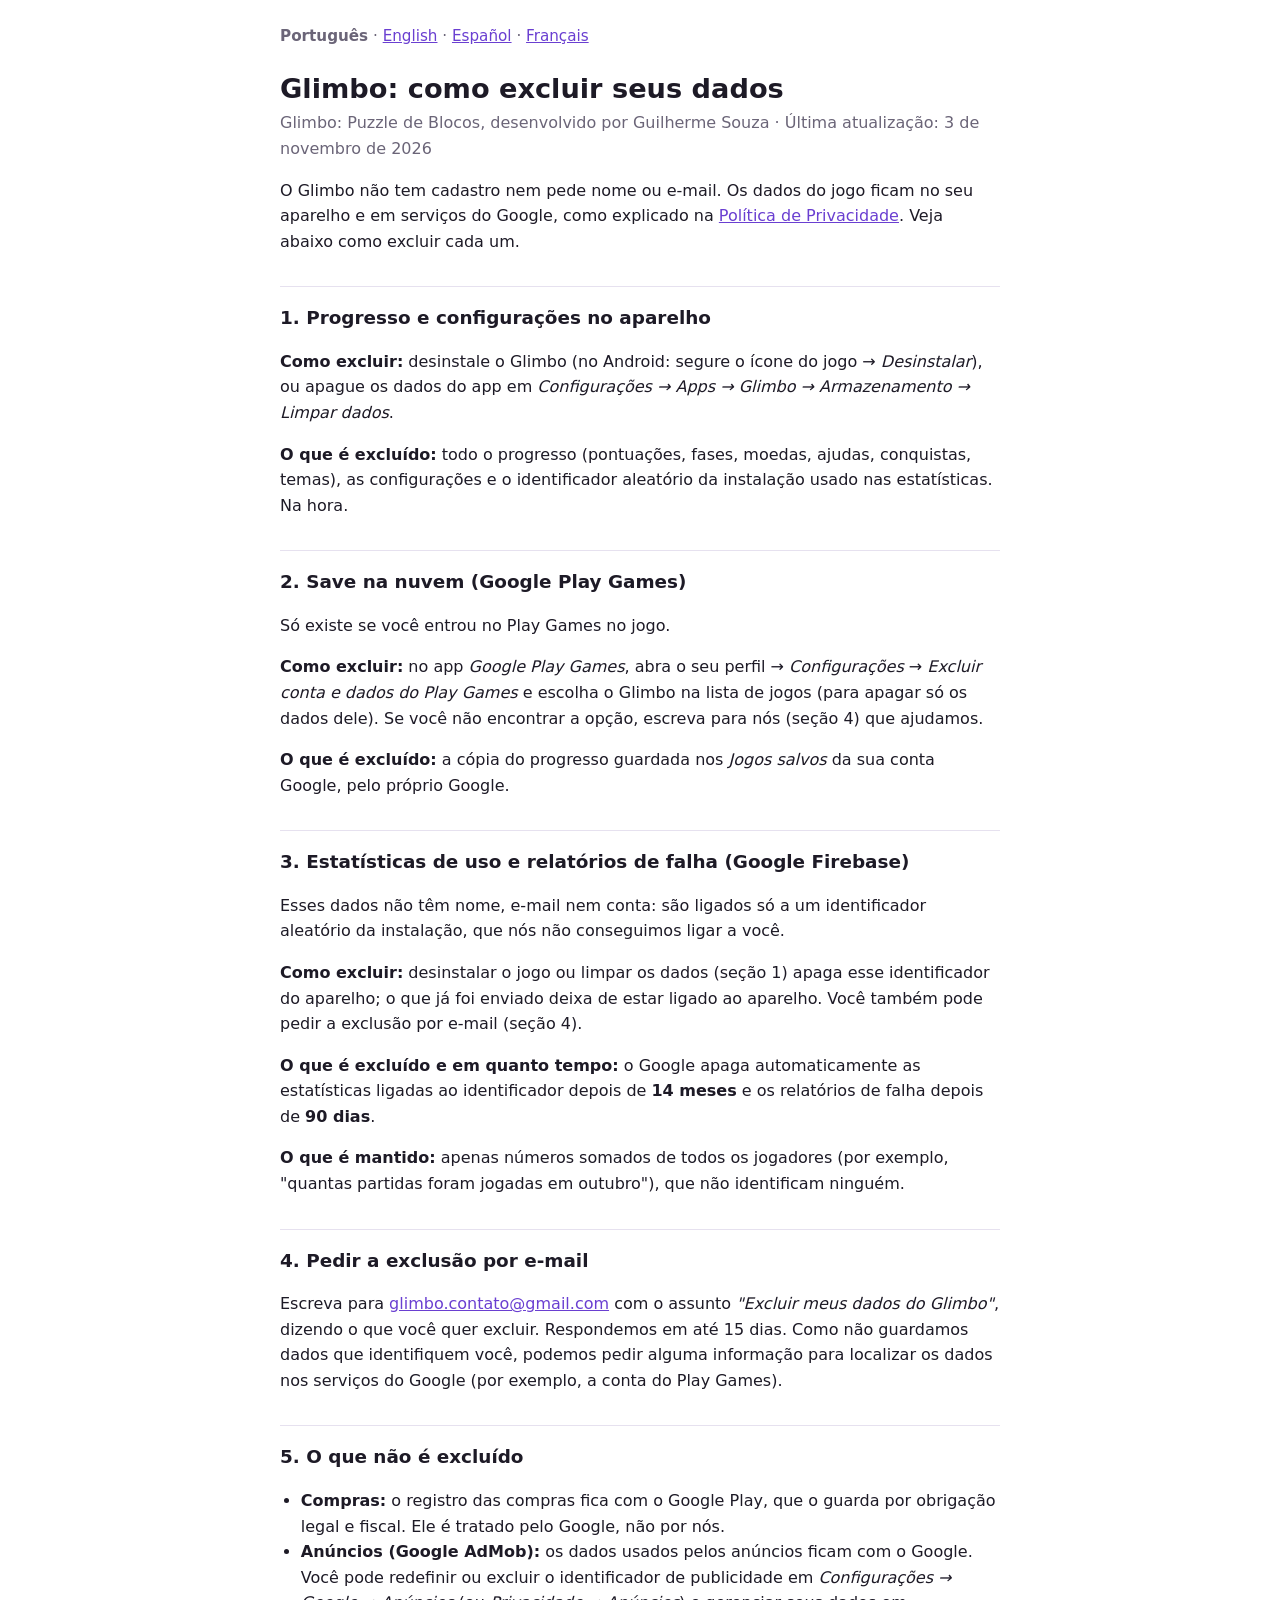
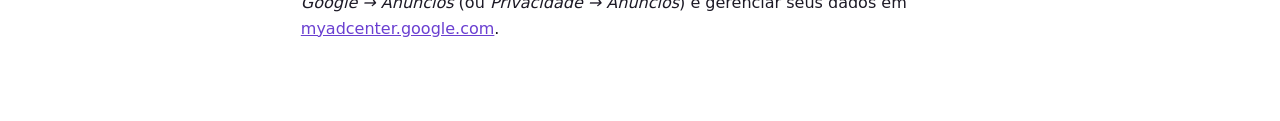
<file: exclusao.html>
<!doctype html>
<html lang="pt-BR">
<head>
<meta charset="utf-8">
<meta name="viewport" content="width=device-width, initial-scale=1">
<title>Glimbo: Excluir seus dados</title>
<link rel="stylesheet" href="style.css">
</head>
<body>
<main>
<nav class="langs"><b>Português</b> · <a href="exclusao-en.html">English</a> · <a href="exclusao-es.html">Español</a> · <a href="exclusao-fr.html">Français</a></nav>

<h1>Glimbo: como excluir seus dados</h1>
<p class="date">Glimbo: Puzzle de Blocos, desenvolvido por Guilherme Souza · Última atualização: 3 de novembro de 2026</p>

<p>O Glimbo não tem cadastro nem pede nome ou e-mail. Os dados do jogo ficam no seu aparelho e em serviços do Google,
como explicado na <a href="index.html">Política de Privacidade</a>. Veja abaixo como excluir cada um.</p>

<h2>1. Progresso e configurações no aparelho</h2>
<p><strong>Como excluir:</strong> desinstale o Glimbo (no Android: segure o ícone do jogo → <em>Desinstalar</em>), ou
apague os dados do app em <em>Configurações → Apps → Glimbo → Armazenamento → Limpar dados</em>.</p>
<p><strong>O que é excluído:</strong> todo o progresso (pontuações, fases, moedas, ajudas, conquistas, temas), as
configurações e o identificador aleatório da instalação usado nas estatísticas. Na hora.</p>

<h2>2. Save na nuvem (Google Play Games)</h2>
<p>Só existe se você entrou no Play Games no jogo.</p>
<p><strong>Como excluir:</strong> no app <em>Google Play Games</em>, abra o seu perfil → <em>Configurações</em> →
<em>Excluir conta e dados do Play Games</em> e escolha o Glimbo na lista de jogos (para apagar só os dados dele).
Se você não encontrar a opção, escreva para nós (seção 4) que ajudamos.</p>
<p><strong>O que é excluído:</strong> a cópia do progresso guardada nos <em>Jogos salvos</em> da sua conta Google,
pelo próprio Google.</p>

<h2>3. Estatísticas de uso e relatórios de falha (Google Firebase)</h2>
<p>Esses dados não têm nome, e-mail nem conta: são ligados só a um identificador aleatório da instalação, que nós não
conseguimos ligar a você.</p>
<p><strong>Como excluir:</strong> desinstalar o jogo ou limpar os dados (seção 1) apaga esse identificador do
aparelho; o que já foi enviado deixa de estar ligado ao aparelho. Você também pode pedir a exclusão por e-mail
(seção 4).</p>
<p><strong>O que é excluído e em quanto tempo:</strong> o Google apaga automaticamente as estatísticas ligadas ao
identificador depois de <strong>14 meses</strong> e os relatórios de falha depois de <strong>90 dias</strong>.</p>
<p><strong>O que é mantido:</strong> apenas números somados de todos os jogadores (por exemplo, "quantas partidas
foram jogadas em outubro"), que não identificam ninguém.</p>

<h2>4. Pedir a exclusão por e-mail</h2>
<p>Escreva para <a href="mailto:glimbo.contato@gmail.com">glimbo.contato@gmail.com</a> com o assunto
<em>"Excluir meus dados do Glimbo"</em>, dizendo o que você quer excluir. Respondemos em até 15 dias. Como não
guardamos dados que identifiquem você, podemos pedir alguma informação para localizar os dados nos serviços do Google
(por exemplo, a conta do Play Games).</p>

<h2>5. O que não é excluído</h2>
<ul>
  <li><strong>Compras:</strong> o registro das compras fica com o Google Play, que o guarda por obrigação legal e
  fiscal. Ele é tratado pelo Google, não por nós.</li>
  <li><strong>Anúncios (Google AdMob):</strong> os dados usados pelos anúncios ficam com o Google. Você pode redefinir
  ou excluir o identificador de publicidade em <em>Configurações → Google → Anúncios</em> (ou
  <em>Privacidade → Anúncios</em>) e gerenciar seus dados em
  <a href="https://myadcenter.google.com">myadcenter.google.com</a>.</li>
</ul>
</main>
</body>
</html>
</file>
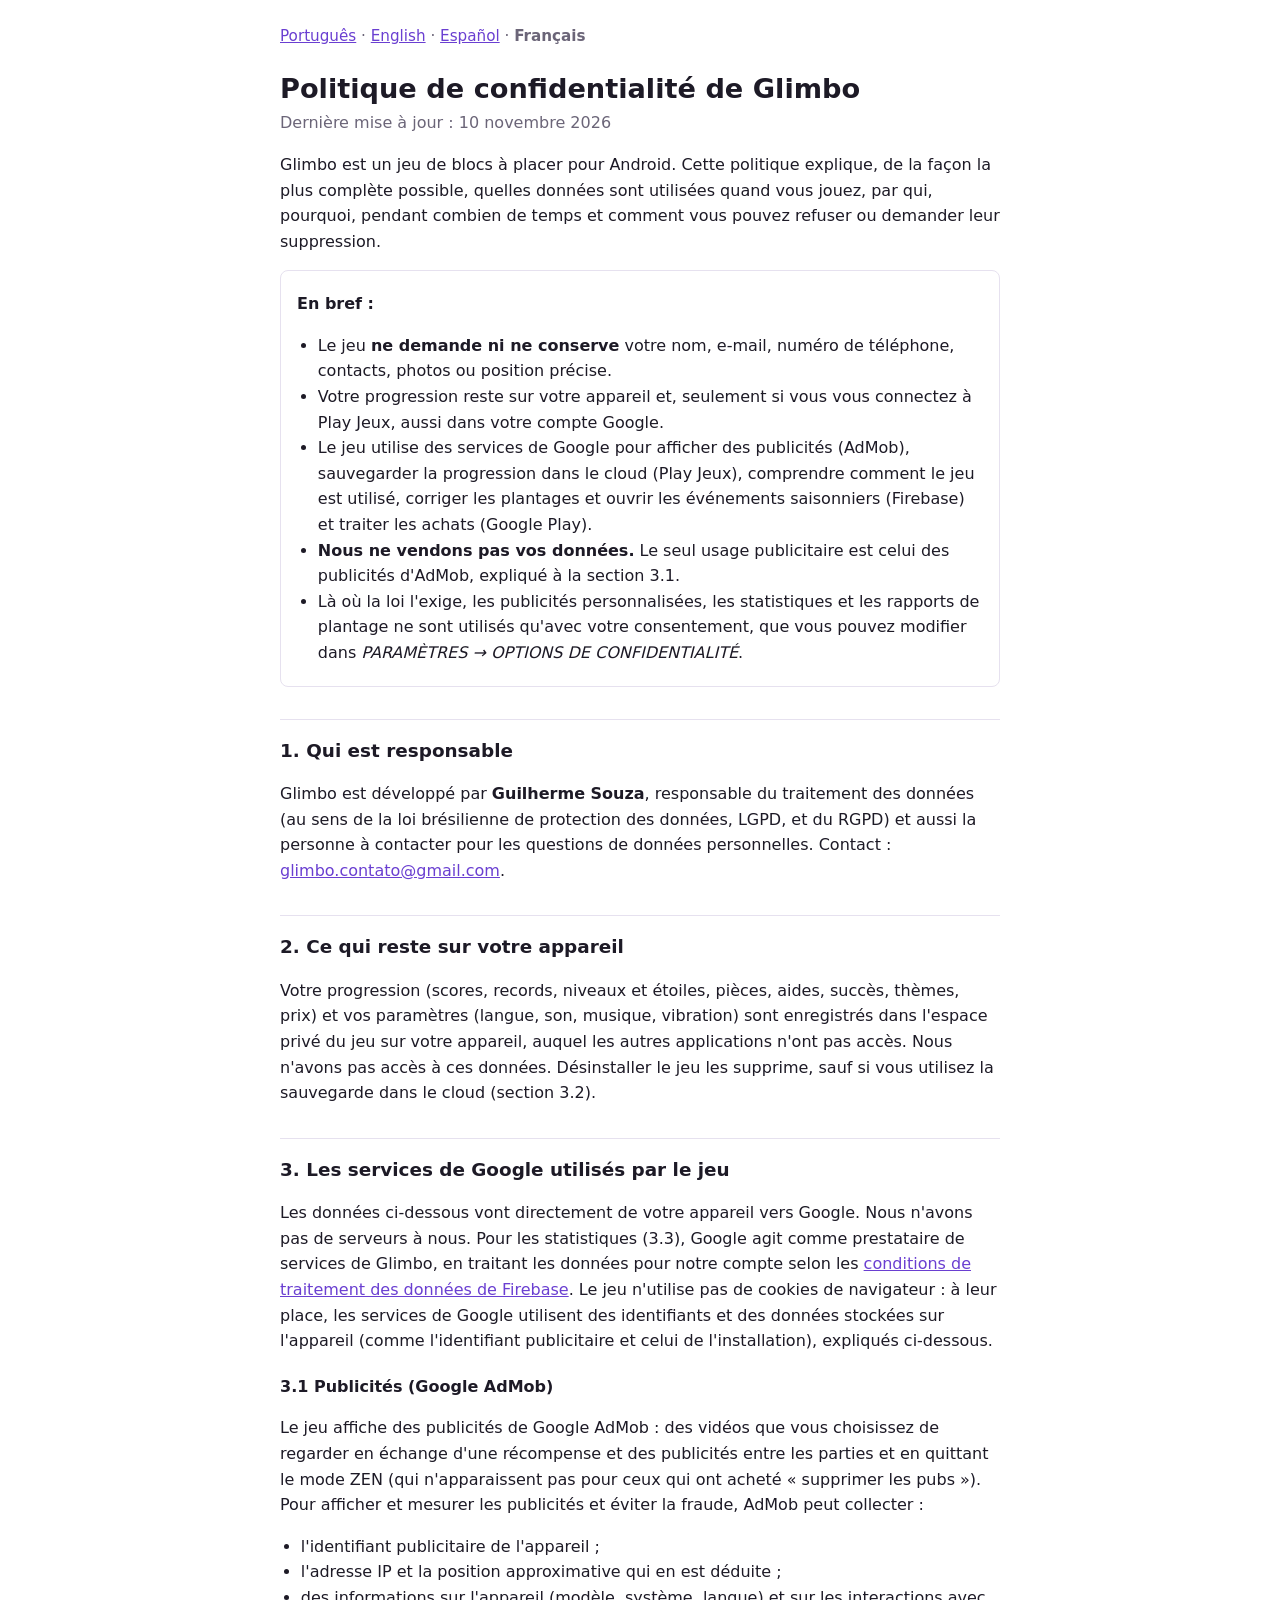
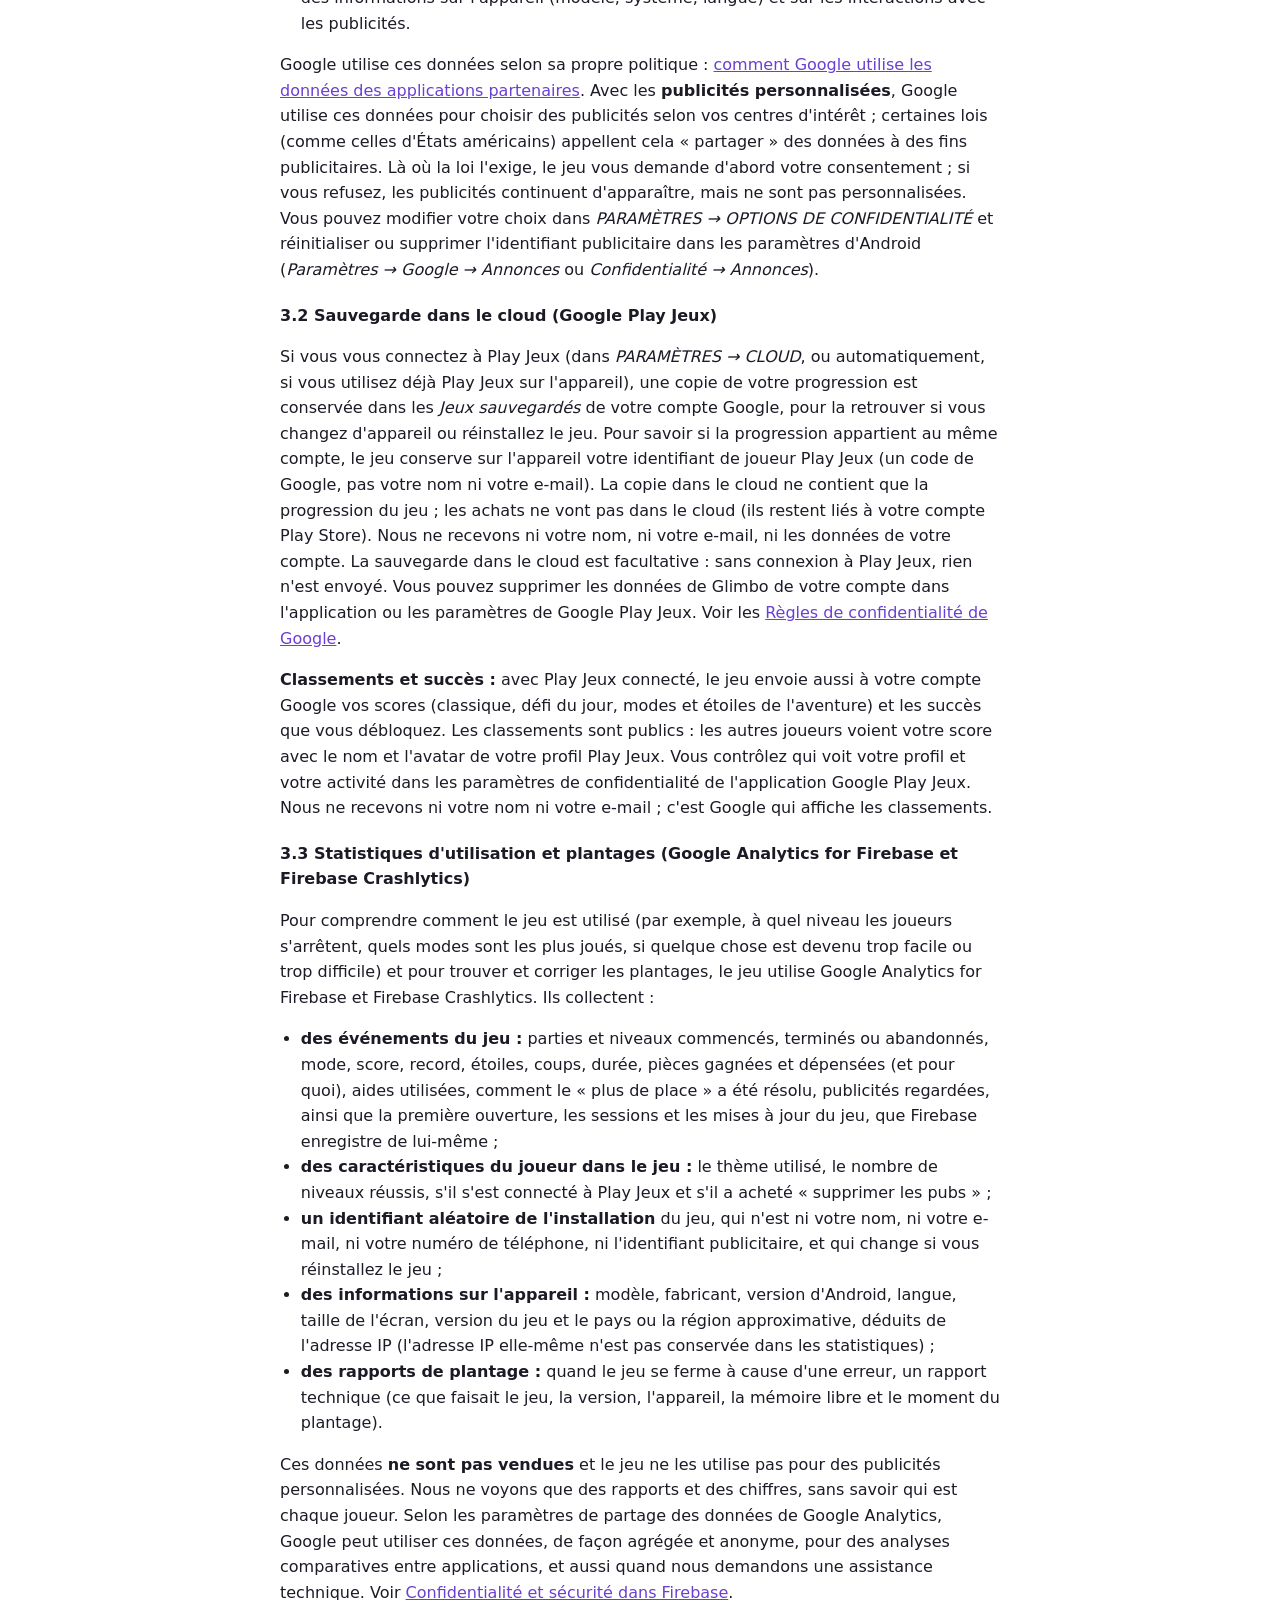
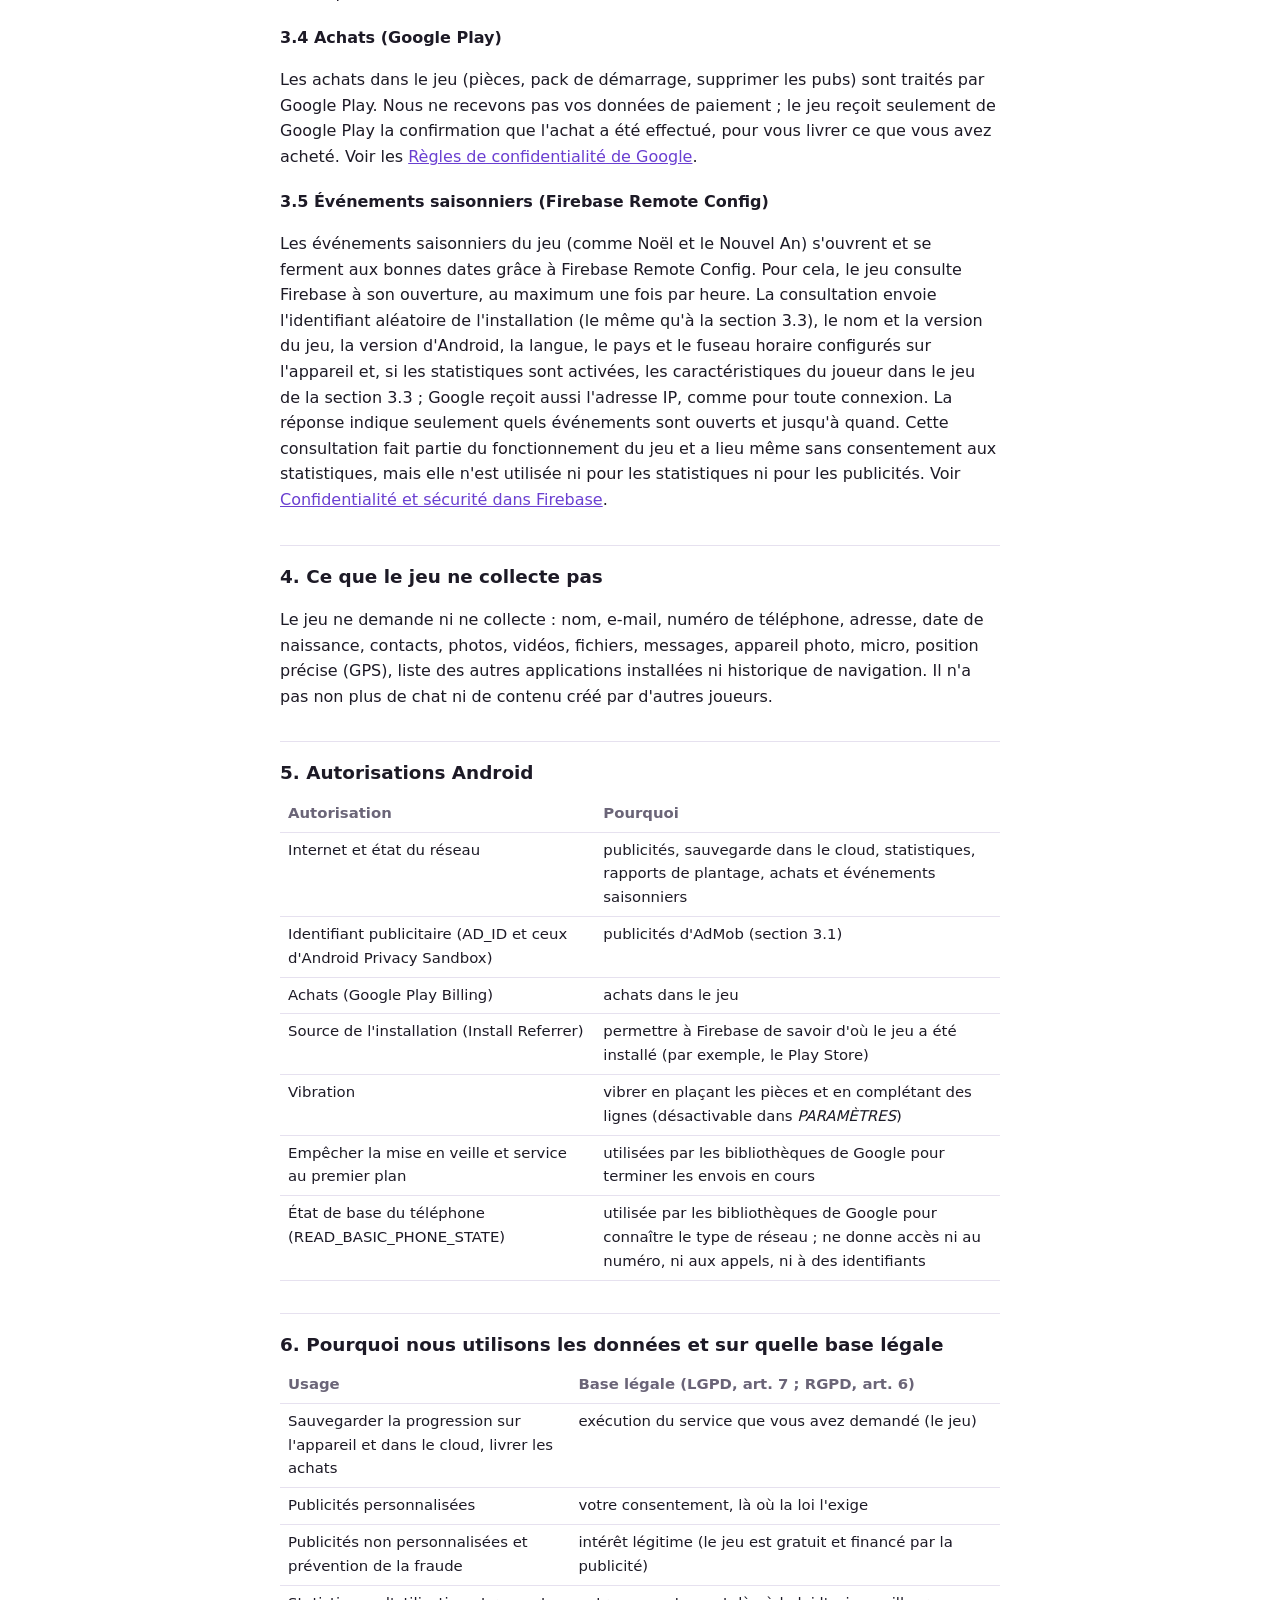
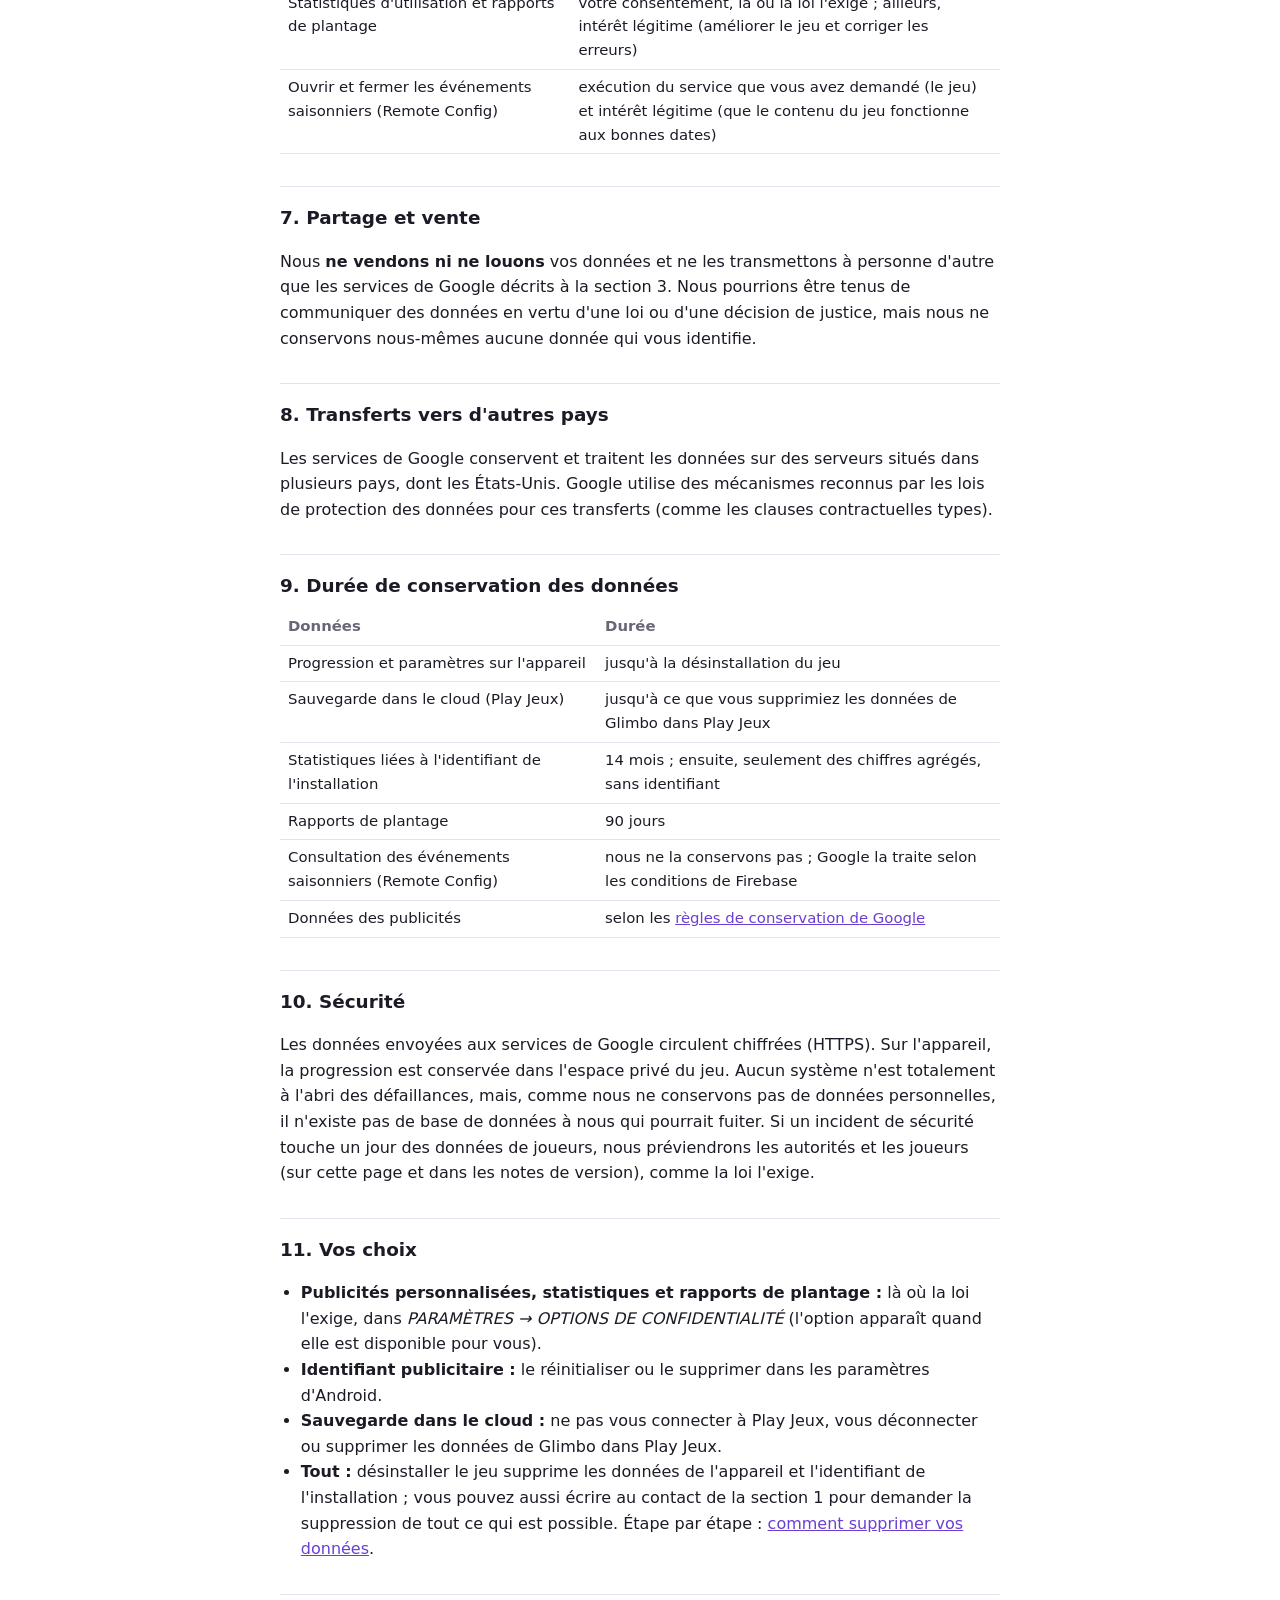
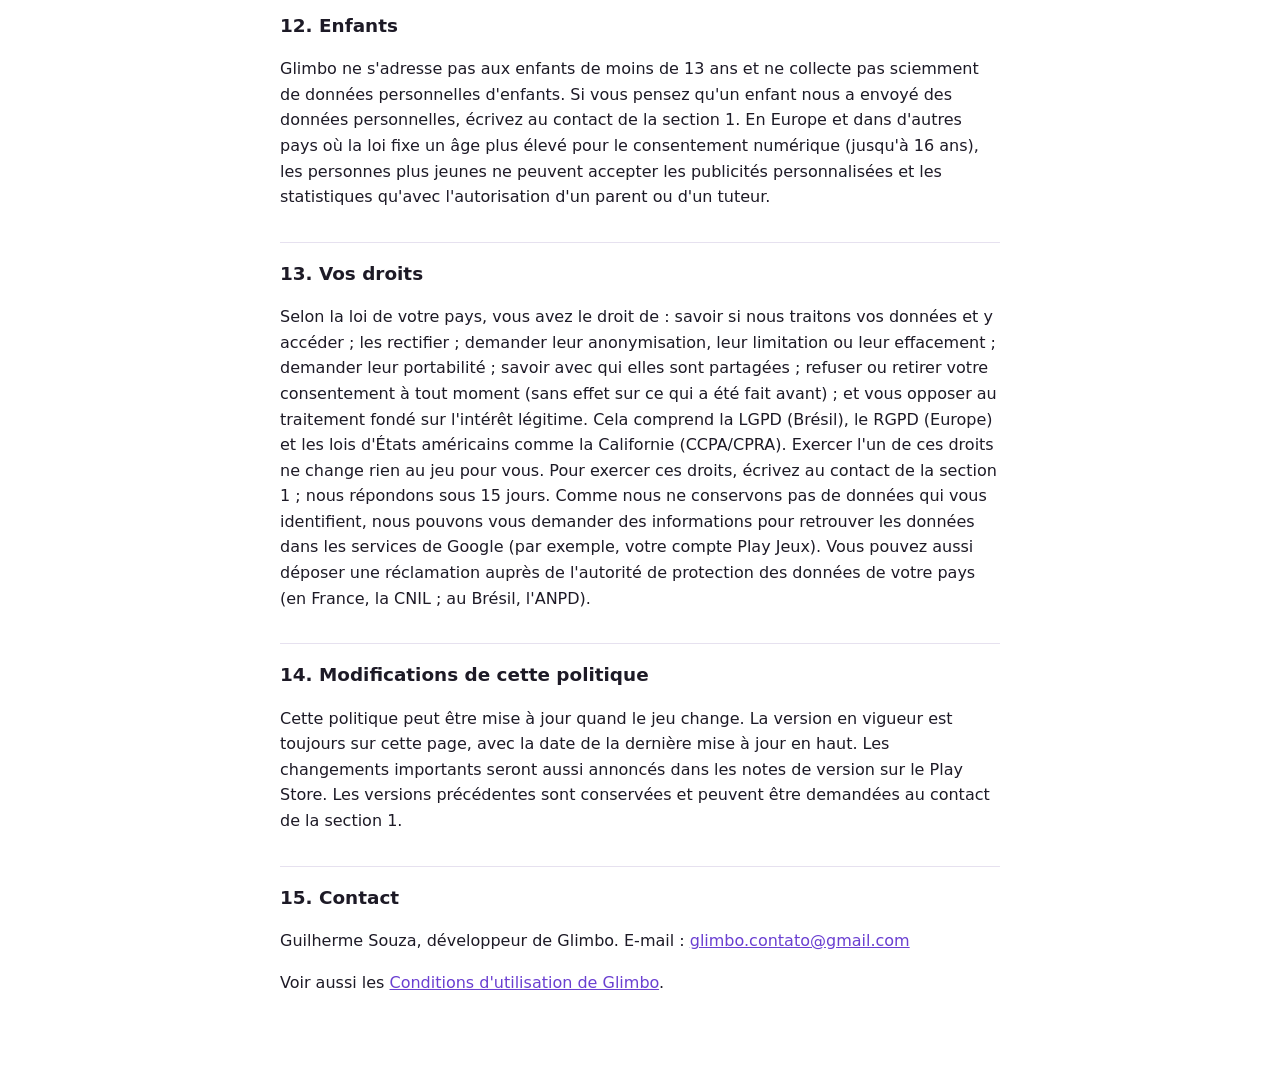
<file: fr.html>
<!doctype html>
<html lang="fr">
<head>
<meta charset="utf-8">
<meta name="viewport" content="width=device-width, initial-scale=1">
<title>Glimbo : Politique de confidentialité</title>
<link rel="stylesheet" href="style.css">
</head>
<body>
<main>
<nav class="langs"><a href="index.html">Português</a> · <a href="en.html">English</a> · <a href="es.html">Español</a> · <b>Français</b></nav>

<h1>Politique de confidentialité de Glimbo</h1>
<p class="date">Dernière mise à jour : 10 novembre 2026</p>

<p>Glimbo est un jeu de blocs à placer pour Android. Cette politique explique, de la façon la plus complète possible,
quelles données sont utilisées quand vous jouez, par qui, pourquoi, pendant combien de temps et comment vous pouvez
refuser ou demander leur suppression.</p>

<div class="summary">
<p><strong>En bref :</strong></p>
<ul>
  <li>Le jeu <strong>ne demande ni ne conserve</strong> votre nom, e-mail, numéro de téléphone, contacts, photos ou
  position précise.</li>
  <li>Votre progression reste sur votre appareil et, seulement si vous vous connectez à Play Jeux, aussi dans votre
  compte Google.</li>
  <li>Le jeu utilise des services de Google pour afficher des publicités (AdMob), sauvegarder la progression dans le
  cloud (Play Jeux), comprendre comment le jeu est utilisé, corriger les plantages et ouvrir les événements saisonniers (Firebase) et traiter les achats
  (Google Play).</li>
  <li><strong>Nous ne vendons pas vos données.</strong> Le seul usage publicitaire est celui des publicités d'AdMob,
  expliqué à la section 3.1.</li>
  <li>Là où la loi l'exige, les publicités personnalisées, les statistiques et les rapports de plantage ne sont
  utilisés qu'avec votre consentement, que vous pouvez modifier dans <em>PARAMÈTRES → OPTIONS DE CONFIDENTIALITÉ</em>.</li>
</ul>
</div>

<h2>1. Qui est responsable</h2>
<p>Glimbo est développé par <strong>Guilherme Souza</strong>, responsable du traitement des données (au sens de la loi
brésilienne de protection des données, LGPD, et du RGPD) et aussi la personne à contacter pour les questions de
données personnelles. Contact : <a href="mailto:glimbo.contato@gmail.com">glimbo.contato@gmail.com</a>.</p>

<h2>2. Ce qui reste sur votre appareil</h2>
<p>Votre progression (scores, records, niveaux et étoiles, pièces, aides, succès, thèmes, prix) et vos paramètres
(langue, son, musique, vibration) sont enregistrés dans l'espace privé du jeu sur votre appareil, auquel les autres
applications n'ont pas accès. Nous n'avons pas accès à ces données. Désinstaller le jeu les supprime, sauf si vous
utilisez la sauvegarde dans le cloud (section 3.2).</p>

<h2>3. Les services de Google utilisés par le jeu</h2>
<p>Les données ci-dessous vont directement de votre appareil vers Google. Nous n'avons pas de serveurs à nous. Pour
les statistiques (3.3), Google agit comme prestataire de services de Glimbo, en traitant les données pour notre compte
selon les <a href="https://firebase.google.com/terms/data-processing-terms">conditions de traitement des données de
Firebase</a>. Le jeu n'utilise pas de cookies de navigateur : à leur place, les services de Google utilisent des identifiants et des données stockées sur l'appareil (comme l'identifiant publicitaire et celui de l'installation), expliqués ci-dessous.</p>

<h3>3.1 Publicités (Google AdMob)</h3>
<p>Le jeu affiche des publicités de Google AdMob : des vidéos que vous choisissez de regarder en échange d'une
récompense et des publicités entre les parties et en quittant le mode ZEN (qui n'apparaissent pas pour ceux qui ont acheté « supprimer les
pubs »). Pour afficher et mesurer les publicités et éviter la fraude, AdMob peut collecter :</p>
<ul>
  <li>l'identifiant publicitaire de l'appareil ;</li>
  <li>l'adresse IP et la position approximative qui en est déduite ;</li>
  <li>des informations sur l'appareil (modèle, système, langue) et sur les interactions avec les publicités.</li>
</ul>
<p>Google utilise ces données selon sa propre politique :
<a href="https://policies.google.com/technologies/partner-sites">comment Google utilise les données des applications
partenaires</a>. Avec les <strong>publicités personnalisées</strong>, Google utilise ces données pour choisir des
publicités selon vos centres d'intérêt ; certaines lois (comme celles d'États américains) appellent cela « partager »
des données à des fins publicitaires. Là où la loi l'exige, le jeu vous demande d'abord votre consentement ; si vous
refusez, les publicités continuent d'apparaître, mais ne sont pas personnalisées. Vous pouvez modifier votre choix dans
<em>PARAMÈTRES → OPTIONS DE CONFIDENTIALITÉ</em> et réinitialiser ou supprimer l'identifiant publicitaire dans les
paramètres d'Android (<em>Paramètres → Google → Annonces</em> ou <em>Confidentialité → Annonces</em>).</p>

<h3>3.2 Sauvegarde dans le cloud (Google Play Jeux)</h3>
<p>Si vous vous connectez à Play Jeux (dans <em>PARAMÈTRES → CLOUD</em>, ou automatiquement, si vous utilisez déjà Play
Jeux sur l'appareil), une copie de votre progression est conservée dans les <em>Jeux sauvegardés</em> de votre compte
Google, pour la retrouver si vous changez d'appareil ou réinstallez le jeu. Pour savoir si la progression appartient au
même compte, le jeu conserve sur l'appareil votre identifiant de joueur Play Jeux (un code de Google, pas votre nom ni
votre e-mail). La copie dans le cloud ne contient que la progression du jeu ; les achats ne vont pas dans le cloud (ils
restent liés à votre compte Play Store). Nous ne recevons ni votre nom, ni votre e-mail, ni les données de votre
compte. La sauvegarde dans le cloud est facultative : sans connexion à Play Jeux, rien n'est envoyé. Vous pouvez
supprimer les données de Glimbo de votre compte dans l'application ou les paramètres de Google Play Jeux. Voir les
<a href="https://policies.google.com/privacy">Règles de confidentialité de Google</a>.</p>

<p><strong>Classements et succès :</strong> avec Play Jeux connecté, le jeu envoie aussi à votre compte Google
vos scores (classique, défi du jour, modes et étoiles de l'aventure) et les succès que vous débloquez. Les classements
sont publics : les autres joueurs voient votre score avec le nom et l'avatar de votre profil Play Jeux. Vous contrôlez
qui voit votre profil et votre activité dans les paramètres de confidentialité de l'application Google Play Jeux. Nous
ne recevons ni votre nom ni votre e-mail ; c'est Google qui affiche les classements.</p>

<h3>3.3 Statistiques d'utilisation et plantages (Google Analytics for Firebase et Firebase Crashlytics)</h3>
<p>Pour comprendre comment le jeu est utilisé (par exemple, à quel niveau les joueurs s'arrêtent, quels modes sont les
plus joués, si quelque chose est devenu trop facile ou trop difficile) et pour trouver et corriger les plantages, le jeu
utilise Google Analytics for Firebase et Firebase Crashlytics. Ils collectent :</p>
<ul>
  <li><strong>des événements du jeu :</strong> parties et niveaux commencés, terminés ou abandonnés, mode, score,
  record, étoiles, coups, durée, pièces gagnées et dépensées (et pour quoi), aides utilisées, comment le « plus de
  place » a été résolu, publicités regardées, ainsi que la première ouverture, les sessions et les mises à jour du jeu,
  que Firebase enregistre de lui-même ;</li>
  <li><strong>des caractéristiques du joueur dans le jeu :</strong> le thème utilisé, le nombre de niveaux réussis, s'il
  s'est connecté à Play Jeux et s'il a acheté « supprimer les pubs » ;</li>
  <li><strong>un identifiant aléatoire de l'installation</strong> du jeu, qui n'est ni votre nom, ni votre e-mail, ni
  votre numéro de téléphone, ni l'identifiant publicitaire, et qui change si vous réinstallez le jeu ;</li>
  <li><strong>des informations sur l'appareil :</strong> modèle, fabricant, version d'Android, langue, taille de
  l'écran, version du jeu et le pays ou la région approximative, déduits de l'adresse IP (l'adresse IP elle-même n'est
  pas conservée dans les statistiques) ;</li>
  <li><strong>des rapports de plantage :</strong> quand le jeu se ferme à cause d'une erreur, un rapport technique (ce
  que faisait le jeu, la version, l'appareil, la mémoire libre et le moment du plantage).</li>
</ul>
<p>Ces données <strong>ne sont pas vendues</strong> et le jeu ne les utilise pas pour des publicités personnalisées.
Nous ne voyons que des rapports et des chiffres, sans savoir qui est chaque joueur. Selon les paramètres de partage des
données de Google Analytics, Google peut utiliser ces données, de façon agrégée et anonyme, pour des analyses
comparatives entre applications, et aussi quand nous demandons une assistance technique. Voir
<a href="https://firebase.google.com/support/privacy">Confidentialité et sécurité dans Firebase</a>.</p>

<h3>3.4 Achats (Google Play)</h3>
<p>Les achats dans le jeu (pièces, pack de démarrage, supprimer les pubs) sont traités par Google Play. Nous ne recevons
pas vos données de paiement ; le jeu reçoit seulement de Google Play la confirmation que l'achat a été effectué, pour
vous livrer ce que vous avez acheté. Voir les <a href="https://policies.google.com/privacy">Règles de confidentialité de
Google</a>.</p>

<h3>3.5 Événements saisonniers (Firebase Remote Config)</h3>
<p>Les événements saisonniers du jeu (comme Noël et le Nouvel An) s'ouvrent et se ferment aux bonnes dates grâce à
Firebase Remote Config. Pour cela, le jeu consulte Firebase à son ouverture, au maximum une fois par heure. La
consultation envoie l'identifiant aléatoire de l'installation (le même qu'à la section 3.3), le nom et la version du
jeu, la version d'Android, la langue, le pays et le fuseau horaire configurés sur l'appareil et, si les statistiques
sont activées, les caractéristiques du joueur dans le jeu de la section 3.3 ; Google reçoit aussi l'adresse IP, comme
pour toute connexion. La réponse indique seulement quels événements sont ouverts et jusqu'à quand. Cette consultation
fait partie du fonctionnement du jeu et a lieu même sans consentement aux statistiques, mais elle n'est utilisée ni
pour les statistiques ni pour les publicités. Voir <a href="https://firebase.google.com/support/privacy">Confidentialité et sécurité dans Firebase</a>.</p>

<h2>4. Ce que le jeu ne collecte pas</h2>
<p>Le jeu ne demande ni ne collecte : nom, e-mail, numéro de téléphone, adresse, date de naissance, contacts, photos,
vidéos, fichiers, messages, appareil photo, micro, position précise (GPS), liste des autres applications installées ni
historique de navigation. Il n'a pas non plus de chat ni de contenu créé par d'autres joueurs.</p>

<h2>5. Autorisations Android</h2>
<div class="table"><table>
<tr><th>Autorisation</th><th>Pourquoi</th></tr>
<tr><td>Internet et état du réseau</td><td>publicités, sauvegarde dans le cloud, statistiques, rapports de plantage, achats et événements saisonniers</td></tr>
<tr><td>Identifiant publicitaire (AD_ID et ceux d'Android Privacy Sandbox)</td><td>publicités d'AdMob (section 3.1)</td></tr>
<tr><td>Achats (Google Play Billing)</td><td>achats dans le jeu</td></tr>
<tr><td>Source de l'installation (Install Referrer)</td><td>permettre à Firebase de savoir d'où le jeu a été installé (par exemple, le Play Store)</td></tr>
<tr><td>Vibration</td><td>vibrer en plaçant les pièces et en complétant des lignes (désactivable dans <em>PARAMÈTRES</em>)</td></tr>
<tr><td>Empêcher la mise en veille et service au premier plan</td><td>utilisées par les bibliothèques de Google pour terminer les envois en cours</td></tr>
<tr><td>État de base du téléphone (READ_BASIC_PHONE_STATE)</td><td>utilisée par les bibliothèques de Google pour connaître le type de réseau ; ne donne accès ni au numéro, ni aux appels, ni à des identifiants</td></tr>
</table></div>

<h2>6. Pourquoi nous utilisons les données et sur quelle base légale</h2>
<div class="table"><table>
<tr><th>Usage</th><th>Base légale (LGPD, art. 7 ; RGPD, art. 6)</th></tr>
<tr><td>Sauvegarder la progression sur l'appareil et dans le cloud, livrer les achats</td><td>exécution du service que vous avez demandé (le jeu)</td></tr>
<tr><td>Publicités personnalisées</td><td>votre consentement, là où la loi l'exige</td></tr>
<tr><td>Publicités non personnalisées et prévention de la fraude</td><td>intérêt légitime (le jeu est gratuit et financé par la publicité)</td></tr>
<tr><td>Statistiques d'utilisation et rapports de plantage</td><td>votre consentement, là où la loi l'exige ; ailleurs, intérêt légitime (améliorer le jeu et corriger les erreurs)</td></tr>
<tr><td>Ouvrir et fermer les événements saisonniers (Remote Config)</td><td>exécution du service que vous avez demandé (le jeu) et intérêt légitime (que le contenu du jeu fonctionne aux bonnes dates)</td></tr>
</table></div>

<h2>7. Partage et vente</h2>
<p>Nous <strong>ne vendons ni ne louons</strong> vos données et ne les transmettons à personne d'autre que les services
de Google décrits à la section 3. Nous pourrions être tenus de communiquer des données en vertu d'une loi ou d'une
décision de justice, mais nous ne conservons nous-mêmes aucune donnée qui vous identifie.</p>

<h2>8. Transferts vers d'autres pays</h2>
<p>Les services de Google conservent et traitent les données sur des serveurs situés dans plusieurs pays, dont les
États-Unis. Google utilise des mécanismes reconnus par les lois de protection des données pour ces transferts (comme
les clauses contractuelles types).</p>

<h2>9. Durée de conservation des données</h2>
<div class="table"><table>
<tr><th>Données</th><th>Durée</th></tr>
<tr><td>Progression et paramètres sur l'appareil</td><td>jusqu'à la désinstallation du jeu</td></tr>
<tr><td>Sauvegarde dans le cloud (Play Jeux)</td><td>jusqu'à ce que vous supprimiez les données de Glimbo dans Play Jeux</td></tr>
<tr><td>Statistiques liées à l'identifiant de l'installation</td><td>14 mois ; ensuite, seulement des chiffres agrégés, sans identifiant</td></tr>
<tr><td>Rapports de plantage</td><td>90 jours</td></tr>
<tr><td>Consultation des événements saisonniers (Remote Config)</td><td>nous ne la conservons pas ; Google la traite selon les conditions de Firebase</td></tr>
<tr><td>Données des publicités</td><td>selon les <a href="https://policies.google.com/technologies/retention">règles de conservation de Google</a></td></tr>
</table></div>

<h2>10. Sécurité</h2>
<p>Les données envoyées aux services de Google circulent chiffrées (HTTPS). Sur l'appareil, la progression est conservée
dans l'espace privé du jeu. Aucun système n'est totalement à l'abri des défaillances, mais, comme nous ne conservons pas
de données personnelles, il n'existe pas de base de données à nous qui pourrait fuiter. Si un incident de sécurité touche un jour des données de joueurs, nous préviendrons les autorités et les joueurs (sur cette page et dans les notes de version), comme la loi l'exige.</p>

<h2>11. Vos choix</h2>
<ul>
  <li><strong>Publicités personnalisées, statistiques et rapports de plantage :</strong> là où la loi l'exige, dans
  <em>PARAMÈTRES → OPTIONS DE CONFIDENTIALITÉ</em> (l'option apparaît quand elle est disponible pour vous).</li>
  <li><strong>Identifiant publicitaire :</strong> le réinitialiser ou le supprimer dans les paramètres d'Android.</li>
  <li><strong>Sauvegarde dans le cloud :</strong> ne pas vous connecter à Play Jeux, vous déconnecter ou supprimer les
  données de Glimbo dans Play Jeux.</li>
  <li><strong>Tout :</strong> désinstaller le jeu supprime les données de l'appareil et l'identifiant de l'installation ;
  vous pouvez aussi écrire au contact de la section 1 pour demander la suppression de tout ce qui est possible. Étape par
  étape : <a href="exclusao-fr.html">comment supprimer vos données</a>.</li>
</ul>

<h2>12. Enfants</h2>
<p>Glimbo ne s'adresse pas aux enfants de moins de 13 ans et ne collecte pas sciemment de données personnelles
d'enfants. Si vous pensez qu'un enfant nous a envoyé des données personnelles, écrivez au contact de la section 1. En Europe et dans d'autres pays où la loi fixe un âge plus élevé pour le consentement numérique (jusqu'à 16 ans), les personnes plus jeunes ne peuvent accepter les publicités personnalisées et les statistiques qu'avec l'autorisation d'un parent ou d'un tuteur.</p>

<h2>13. Vos droits</h2>
<p>Selon la loi de votre pays, vous avez le droit de : savoir si nous traitons vos données et y accéder ; les rectifier ;
demander leur anonymisation, leur limitation ou leur effacement ; demander leur portabilité ; savoir avec qui elles sont
partagées ; refuser ou retirer votre consentement à tout moment (sans effet sur ce qui a été fait avant) ; et vous
opposer au traitement fondé sur l'intérêt légitime. Cela comprend la LGPD (Brésil), le RGPD (Europe) et les lois
d'États américains comme la Californie (CCPA/CPRA). Exercer l'un de ces droits ne change rien au jeu pour vous. Pour exercer ces droits, écrivez au contact de la section 1 ; nous
répondons sous 15 jours. Comme nous ne conservons pas de données qui vous identifient, nous pouvons vous demander des
informations pour retrouver les données dans les services de Google (par exemple, votre compte Play Jeux). Vous pouvez
aussi déposer une réclamation auprès de l'autorité de protection des données de votre pays (en France, la CNIL ; au
Brésil, l'ANPD).</p>

<h2>14. Modifications de cette politique</h2>
<p>Cette politique peut être mise à jour quand le jeu change. La version en vigueur est toujours sur cette page, avec la
date de la dernière mise à jour en haut. Les changements importants seront aussi annoncés dans les notes de version sur
le Play Store. Les versions précédentes sont conservées et peuvent être demandées au contact de la section 1.</p>

<h2>15. Contact</h2>
<p>Guilherme Souza, développeur de Glimbo. E-mail : <a href="mailto:glimbo.contato@gmail.com">glimbo.contato@gmail.com</a></p>
<p>Voir aussi les <a href="termos-fr.html">Conditions d'utilisation de Glimbo</a>.</p>
</main>
</body>
</html>
</file>
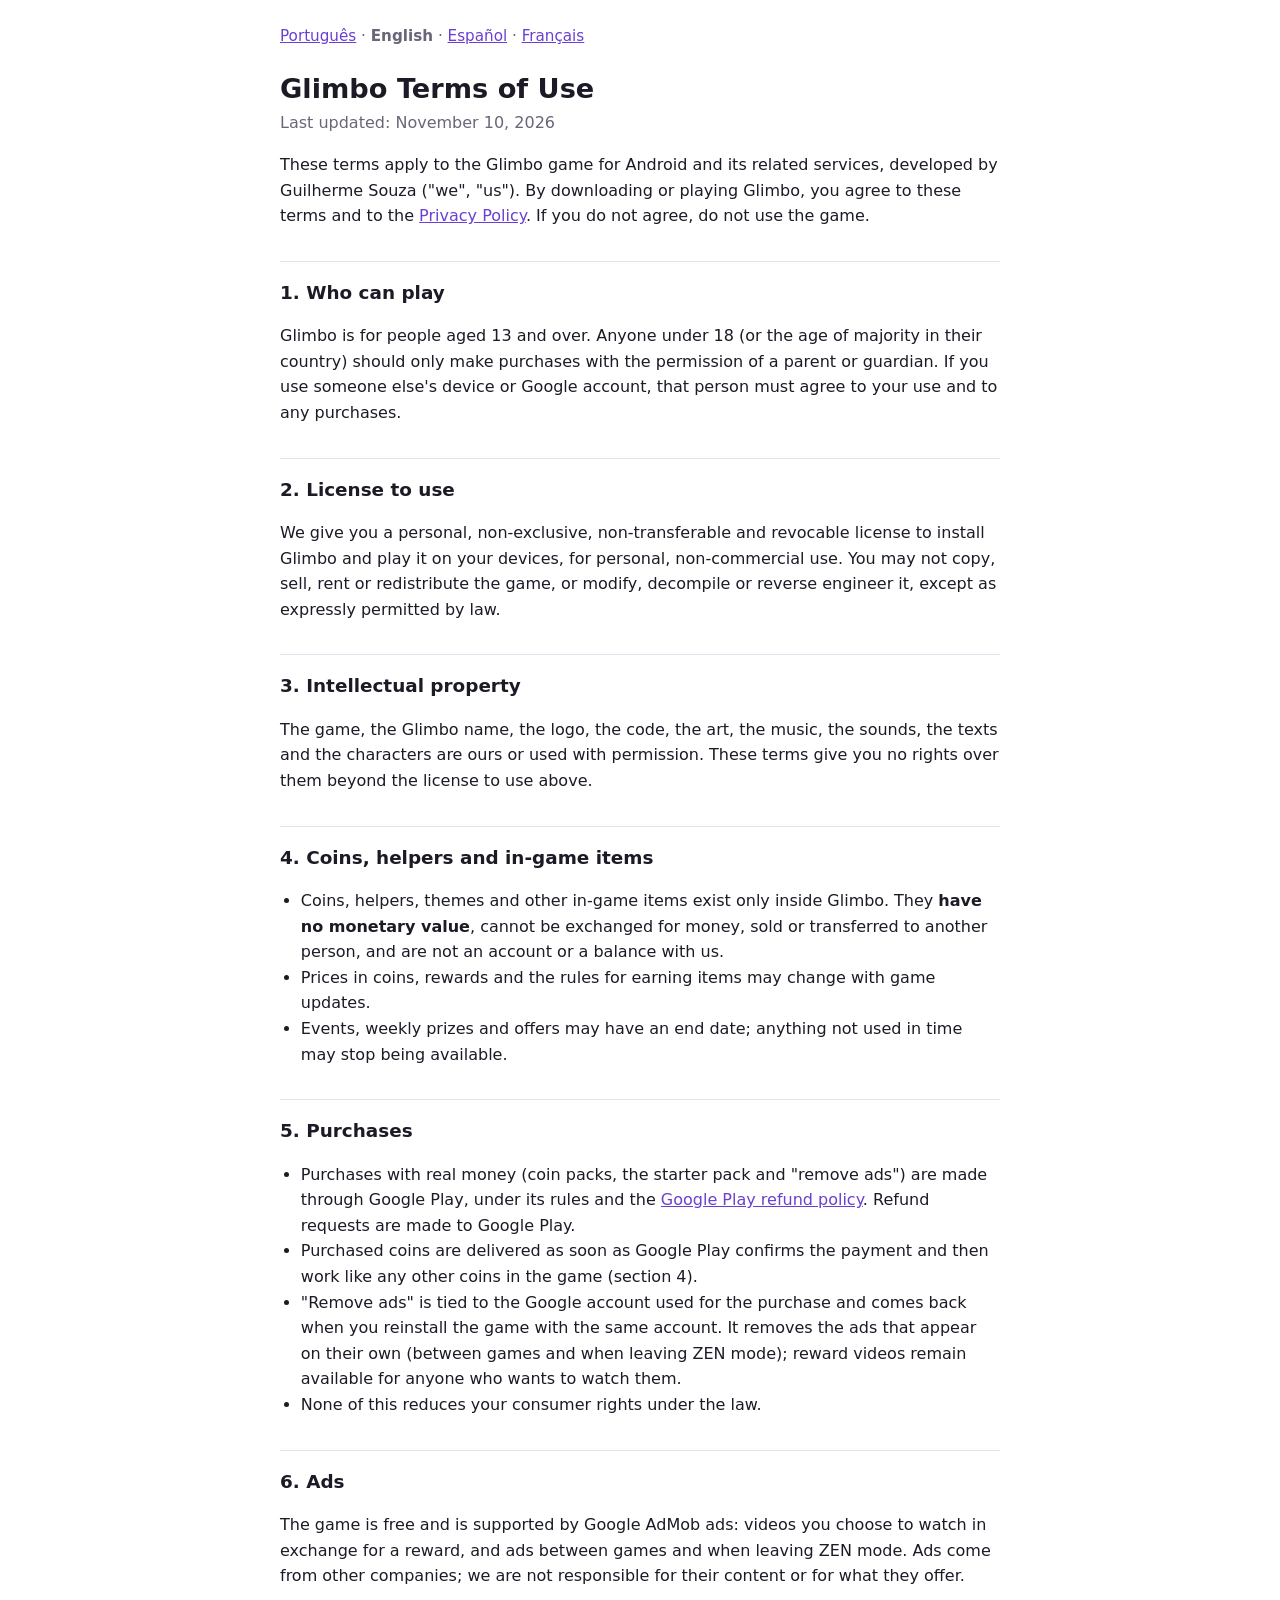
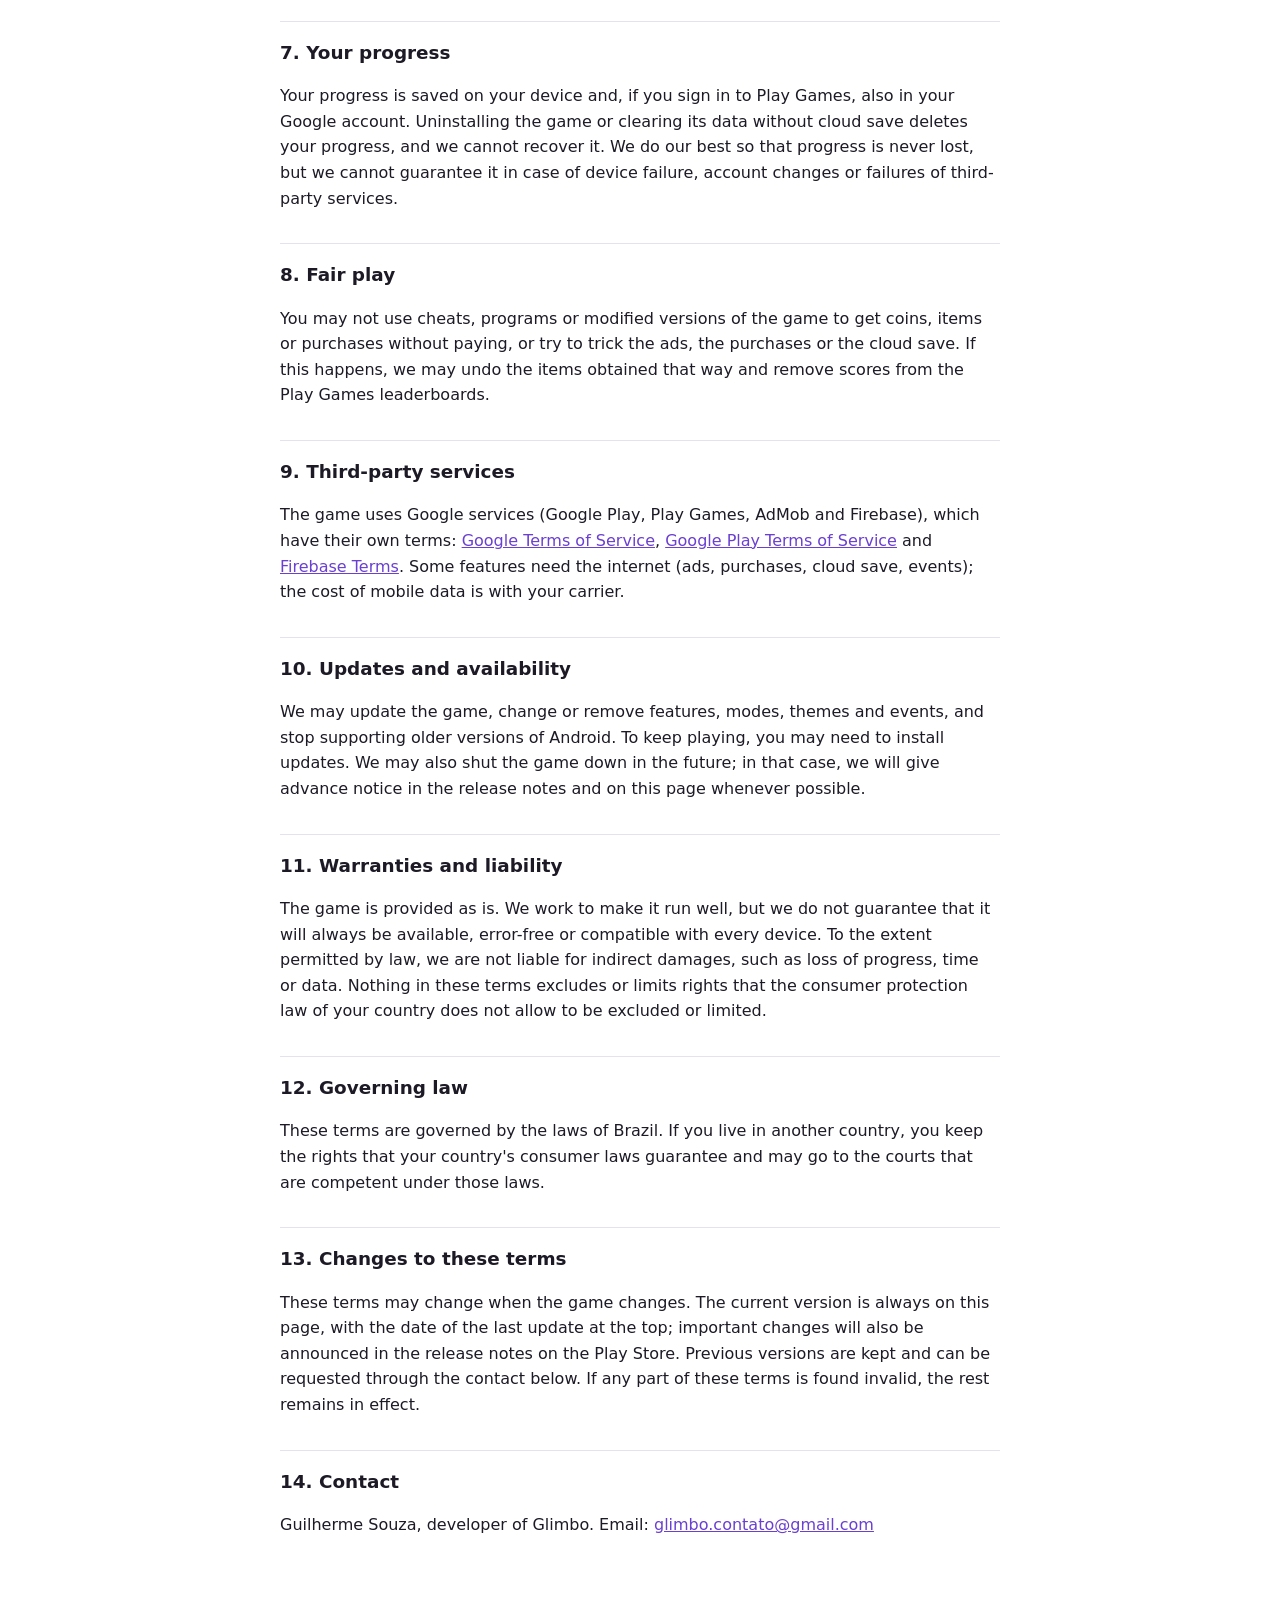
<file: termos-en.html>
<!doctype html>
<html lang="en">
<head>
<meta charset="utf-8">
<meta name="viewport" content="width=device-width, initial-scale=1">
<title>Glimbo: Terms of Use</title>
<link rel="stylesheet" href="style.css">
</head>
<body>
<main>
<nav class="langs"><a href="termos.html">Português</a> · <b>English</b> · <a href="termos-es.html">Español</a> · <a href="termos-fr.html">Français</a></nav>

<h1>Glimbo Terms of Use</h1>
<p class="date">Last updated: November 10, 2026</p>

<p>These terms apply to the Glimbo game for Android and its related services, developed by Guilherme Souza ("we",
"us"). By downloading or playing Glimbo, you agree to these terms and to the <a href="en.html">Privacy Policy</a>. If
you do not agree, do not use the game.</p>

<h2>1. Who can play</h2>
<p>Glimbo is for people aged 13 and over. Anyone under 18 (or the age of majority in their country) should only make
purchases with the permission of a parent or guardian. If you use someone else's device or Google account, that
person must agree to your use and to any purchases.</p>

<h2>2. License to use</h2>
<p>We give you a personal, non-exclusive, non-transferable and revocable license to install Glimbo and play it on your
devices, for personal, non-commercial use. You may not copy, sell, rent or redistribute the game, or modify, decompile
or reverse engineer it, except as expressly permitted by law.</p>

<h2>3. Intellectual property</h2>
<p>The game, the Glimbo name, the logo, the code, the art, the music, the sounds, the texts and the characters are ours
or used with permission. These terms give you no rights over them beyond the license to use above.</p>

<h2>4. Coins, helpers and in-game items</h2>
<ul>
  <li>Coins, helpers, themes and other in-game items exist only inside Glimbo. They <strong>have no monetary
  value</strong>, cannot be exchanged for money, sold or transferred to another person, and are not an account or a
  balance with us.</li>
  <li>Prices in coins, rewards and the rules for earning items may change with game updates.</li>
  <li>Events, weekly prizes and offers may have an end date; anything not used in time may stop being available.</li>
</ul>

<h2>5. Purchases</h2>
<ul>
  <li>Purchases with real money (coin packs, the starter pack and "remove ads") are made through Google Play, under
  its rules and the <a href="https://support.google.com/googleplay/answer/2479637">Google Play refund policy</a>.
  Refund requests are made to Google Play.</li>
  <li>Purchased coins are delivered as soon as Google Play confirms the payment and then work like any other coins in
  the game (section 4).</li>
  <li>"Remove ads" is tied to the Google account used for the purchase and comes back when you reinstall the game with
  the same account. It removes the ads that appear on their own (between games and when leaving ZEN mode); reward
  videos remain available for anyone who wants to watch them.</li>
  <li>None of this reduces your consumer rights under the law.</li>
</ul>

<h2>6. Ads</h2>
<p>The game is free and is supported by Google AdMob ads: videos you choose to watch in exchange for a reward, and ads
between games and when leaving ZEN mode. Ads come from other companies; we are not responsible for their content or
for what they offer.</p>

<h2>7. Your progress</h2>
<p>Your progress is saved on your device and, if you sign in to Play Games, also in your Google account. Uninstalling
the game or clearing its data without cloud save deletes your progress, and we cannot recover it. We do our best so
that progress is never lost, but we cannot guarantee it in case of device failure, account changes or failures of
third-party services.</p>

<h2>8. Fair play</h2>
<p>You may not use cheats, programs or modified versions of the game to get coins, items or purchases without paying,
or try to trick the ads, the purchases or the cloud save. If this happens, we may undo the items obtained that way and remove scores from the Play Games leaderboards.</p>

<h2>9. Third-party services</h2>
<p>The game uses Google services (Google Play, Play Games, AdMob and Firebase), which have their own terms:
<a href="https://policies.google.com/terms">Google Terms of Service</a>,
<a href="https://play.google.com/about/play-terms/">Google Play Terms of Service</a> and
<a href="https://firebase.google.com/terms">Firebase Terms</a>. Some features need the internet (ads, purchases, cloud
save, events); the cost of mobile data is with your carrier.</p>

<h2>10. Updates and availability</h2>
<p>We may update the game, change or remove features, modes, themes and events, and stop supporting older versions of
Android. To keep playing, you may need to install updates. We may also shut the game down in the future; in that case,
we will give advance notice in the release notes and on this page whenever possible.</p>

<h2>11. Warranties and liability</h2>
<p>The game is provided as is. We work to make it run well, but we do not guarantee that it will always be available,
error-free or compatible with every device. To the extent permitted by law, we are not liable for indirect damages,
such as loss of progress, time or data. Nothing in these terms excludes or limits rights that the consumer protection
law of your country does not allow to be excluded or limited.</p>

<h2>12. Governing law</h2>
<p>These terms are governed by the laws of Brazil. If you live in another country, you keep the rights that your
country's consumer laws guarantee and may go to the courts that are competent under those laws.</p>

<h2>13. Changes to these terms</h2>
<p>These terms may change when the game changes. The current version is always on this page, with the date of the
last update at the top; important changes will also be announced in the release notes on the Play Store. Previous
versions are kept and can be requested through the contact below. If any part of these terms is found invalid, the
rest remains in effect.</p>

<h2>14. Contact</h2>
<p>Guilherme Souza, developer of Glimbo. Email: <a href="mailto:glimbo.contato@gmail.com">glimbo.contato@gmail.com</a></p>
</main>
</body>
</html>
</file>
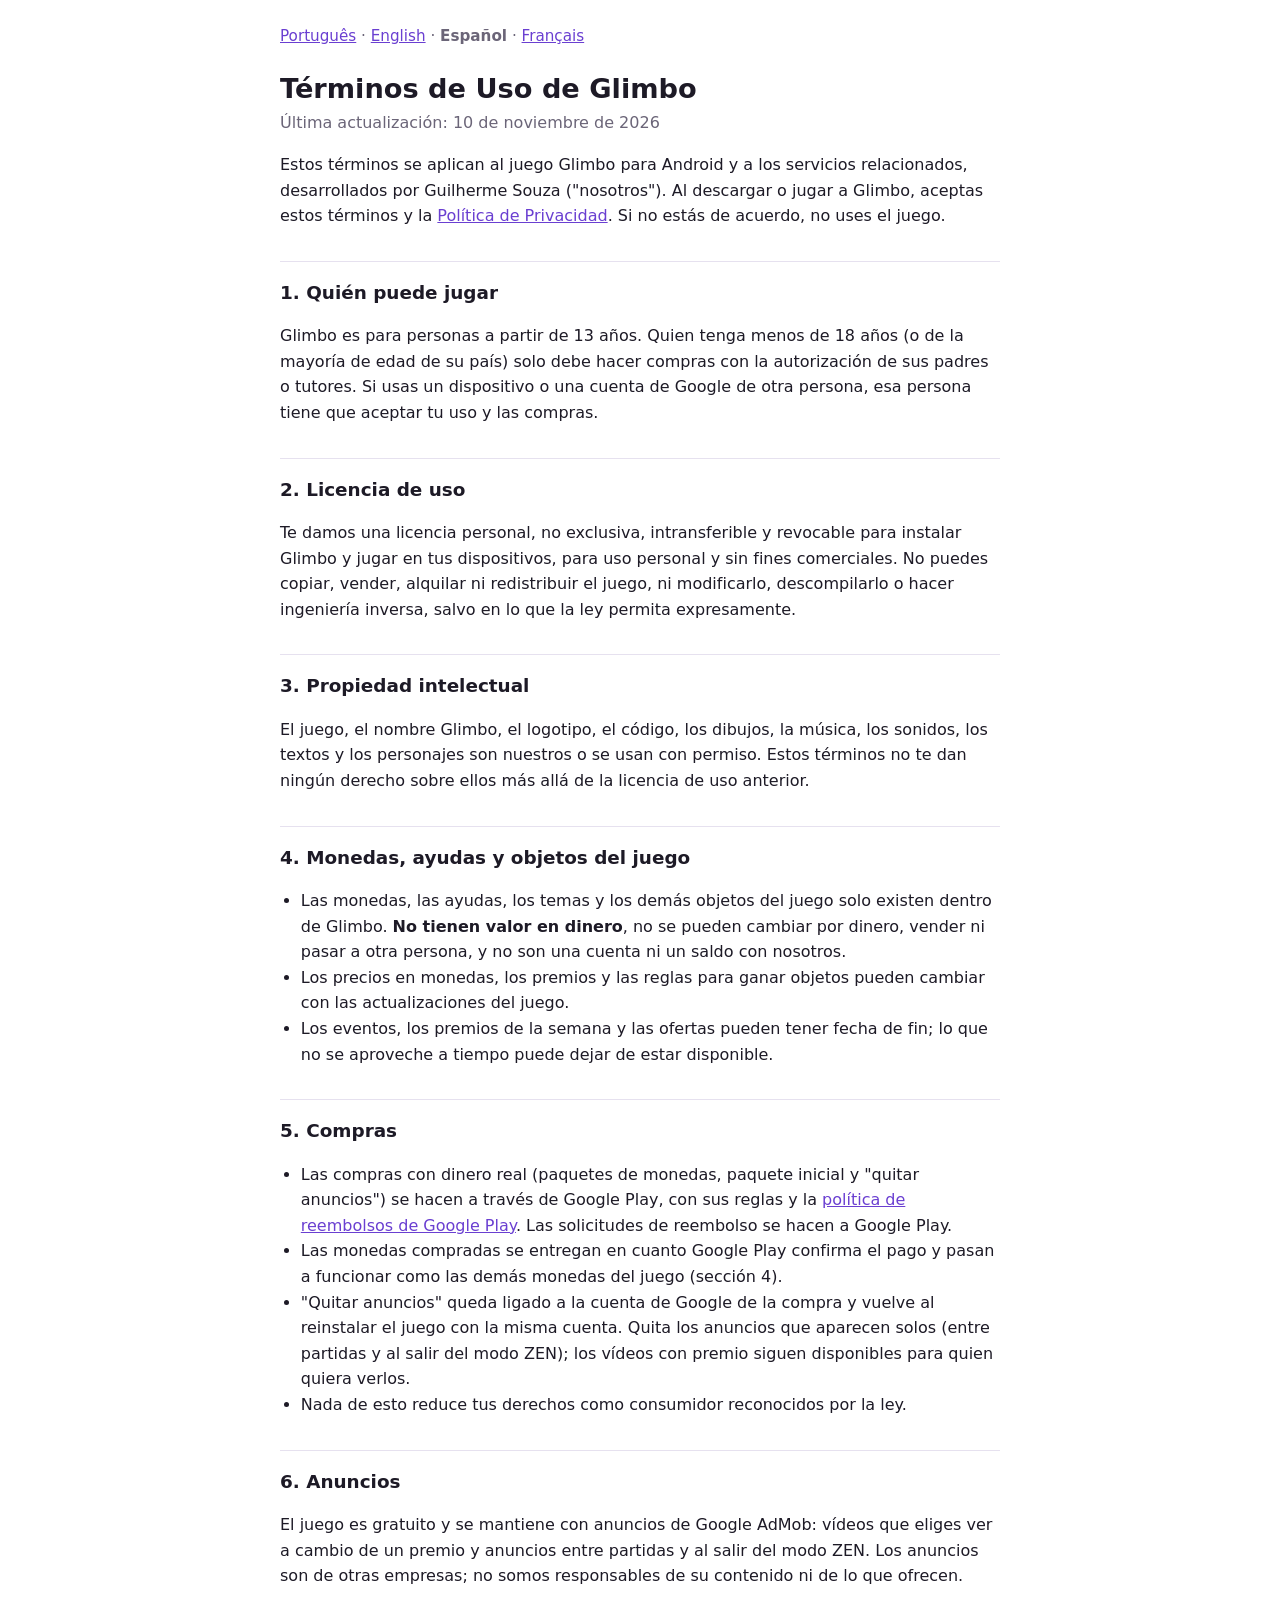
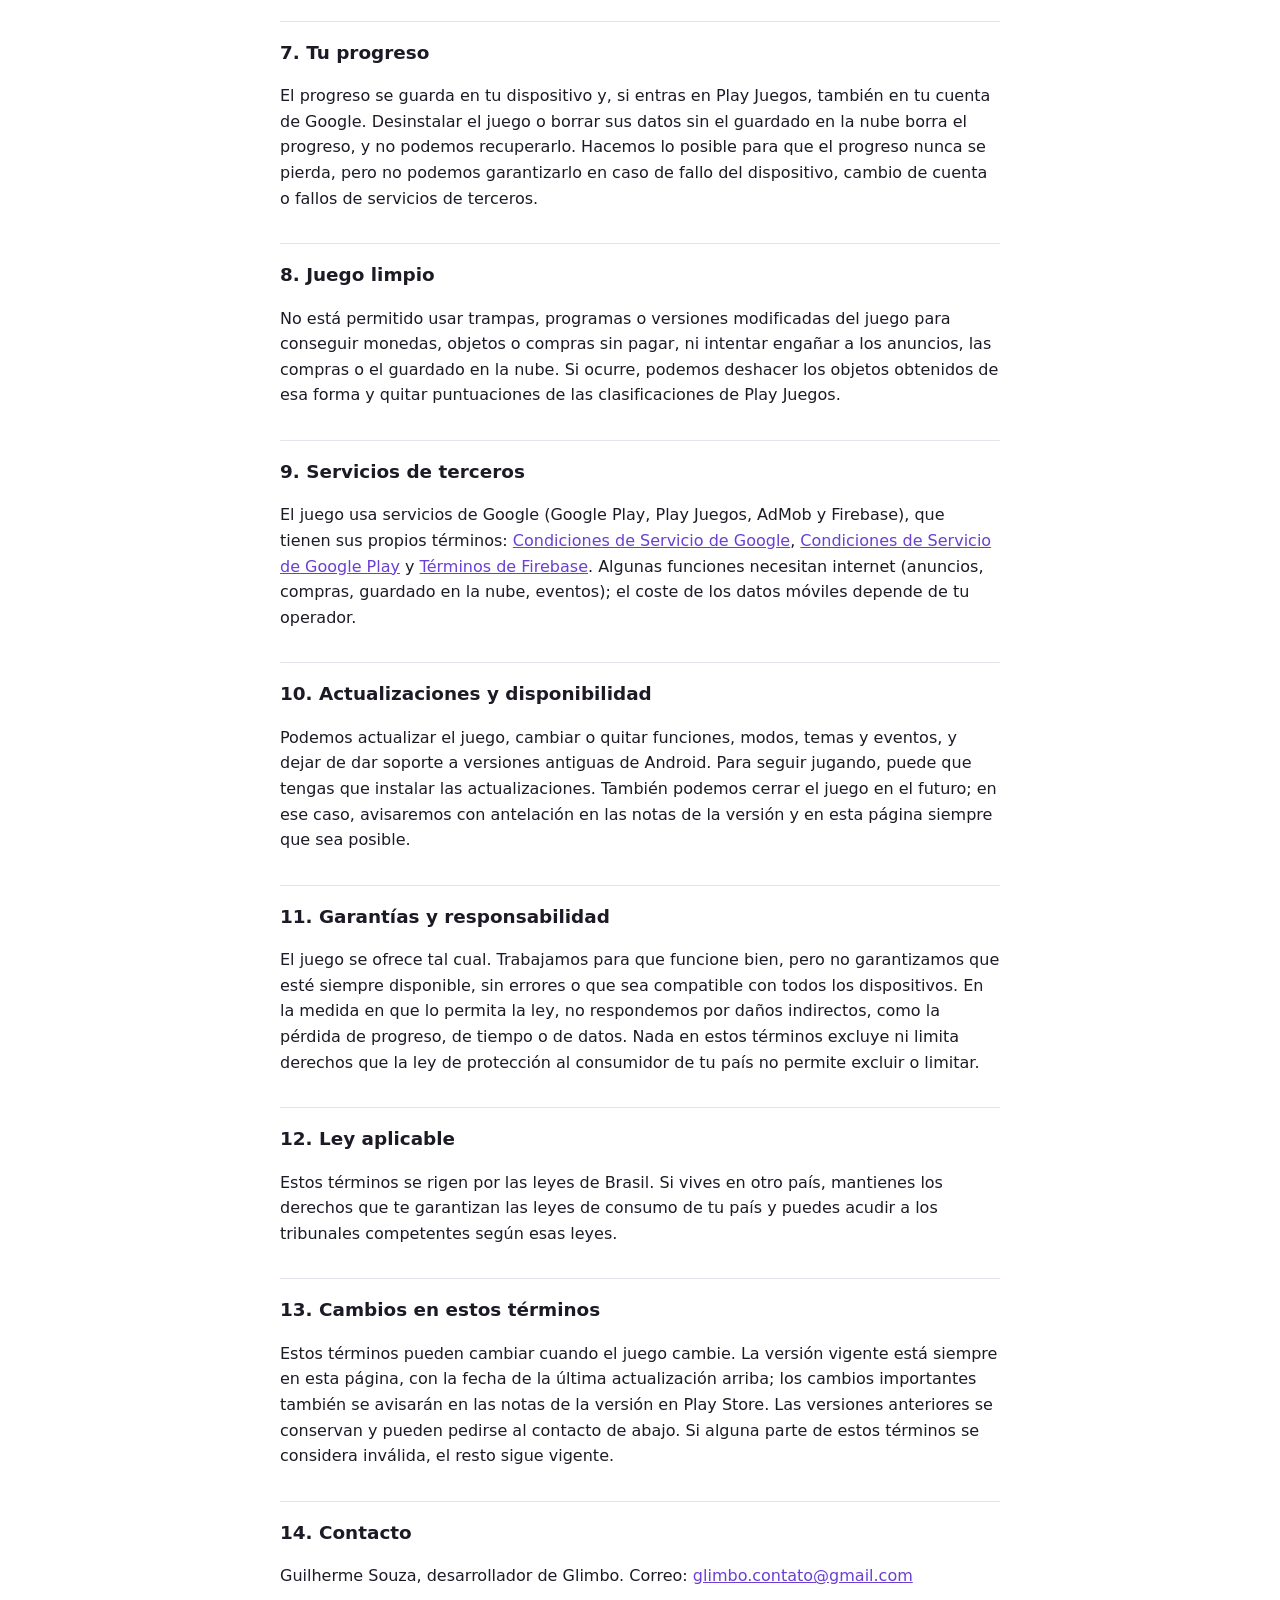
<file: termos-es.html>
<!doctype html>
<html lang="es">
<head>
<meta charset="utf-8">
<meta name="viewport" content="width=device-width, initial-scale=1">
<title>Glimbo: Términos de Uso</title>
<link rel="stylesheet" href="style.css">
</head>
<body>
<main>
<nav class="langs"><a href="termos.html">Português</a> · <a href="termos-en.html">English</a> · <b>Español</b> · <a href="termos-fr.html">Français</a></nav>

<h1>Términos de Uso de Glimbo</h1>
<p class="date">Última actualización: 10 de noviembre de 2026</p>

<p>Estos términos se aplican al juego Glimbo para Android y a los servicios relacionados, desarrollados por Guilherme
Souza ("nosotros"). Al descargar o jugar a Glimbo, aceptas estos términos y la <a href="es.html">Política de
Privacidad</a>. Si no estás de acuerdo, no uses el juego.</p>

<h2>1. Quién puede jugar</h2>
<p>Glimbo es para personas a partir de 13 años. Quien tenga menos de 18 años (o de la mayoría de edad de su país) solo
debe hacer compras con la autorización de sus padres o tutores. Si usas un dispositivo o una cuenta de Google de otra
persona, esa persona tiene que aceptar tu uso y las compras.</p>

<h2>2. Licencia de uso</h2>
<p>Te damos una licencia personal, no exclusiva, intransferible y revocable para instalar Glimbo y jugar en tus
dispositivos, para uso personal y sin fines comerciales. No puedes copiar, vender, alquilar ni redistribuir el juego,
ni modificarlo, descompilarlo o hacer ingeniería inversa, salvo en lo que la ley permita expresamente.</p>

<h2>3. Propiedad intelectual</h2>
<p>El juego, el nombre Glimbo, el logotipo, el código, los dibujos, la música, los sonidos, los textos y los
personajes son nuestros o se usan con permiso. Estos términos no te dan ningún derecho sobre ellos más allá de la
licencia de uso anterior.</p>

<h2>4. Monedas, ayudas y objetos del juego</h2>
<ul>
  <li>Las monedas, las ayudas, los temas y los demás objetos del juego solo existen dentro de Glimbo. <strong>No tienen
  valor en dinero</strong>, no se pueden cambiar por dinero, vender ni pasar a otra persona, y no son una cuenta ni un
  saldo con nosotros.</li>
  <li>Los precios en monedas, los premios y las reglas para ganar objetos pueden cambiar con las actualizaciones del
  juego.</li>
  <li>Los eventos, los premios de la semana y las ofertas pueden tener fecha de fin; lo que no se aproveche a tiempo
  puede dejar de estar disponible.</li>
</ul>

<h2>5. Compras</h2>
<ul>
  <li>Las compras con dinero real (paquetes de monedas, paquete inicial y "quitar anuncios") se hacen a través de
  Google Play, con sus reglas y la <a href="https://support.google.com/googleplay/answer/2479637">política de
  reembolsos de Google Play</a>. Las solicitudes de reembolso se hacen a Google Play.</li>
  <li>Las monedas compradas se entregan en cuanto Google Play confirma el pago y pasan a funcionar como las demás
  monedas del juego (sección 4).</li>
  <li>"Quitar anuncios" queda ligado a la cuenta de Google de la compra y vuelve al reinstalar el juego con la misma
  cuenta. Quita los anuncios que aparecen solos (entre partidas y al salir del modo ZEN); los vídeos con premio siguen
  disponibles para quien quiera verlos.</li>
  <li>Nada de esto reduce tus derechos como consumidor reconocidos por la ley.</li>
</ul>

<h2>6. Anuncios</h2>
<p>El juego es gratuito y se mantiene con anuncios de Google AdMob: vídeos que eliges ver a cambio de un premio y
anuncios entre partidas y al salir del modo ZEN. Los anuncios son de otras empresas; no somos responsables de su
contenido ni de lo que ofrecen.</p>

<h2>7. Tu progreso</h2>
<p>El progreso se guarda en tu dispositivo y, si entras en Play Juegos, también en tu cuenta de Google. Desinstalar el
juego o borrar sus datos sin el guardado en la nube borra el progreso, y no podemos recuperarlo. Hacemos lo posible
para que el progreso nunca se pierda, pero no podemos garantizarlo en caso de fallo del dispositivo, cambio de cuenta
o fallos de servicios de terceros.</p>

<h2>8. Juego limpio</h2>
<p>No está permitido usar trampas, programas o versiones modificadas del juego para conseguir monedas, objetos o
compras sin pagar, ni intentar engañar a los anuncios, las compras o el guardado en la nube. Si ocurre, podemos
deshacer los objetos obtenidos de esa forma y quitar puntuaciones de las clasificaciones de Play Juegos.</p>

<h2>9. Servicios de terceros</h2>
<p>El juego usa servicios de Google (Google Play, Play Juegos, AdMob y Firebase), que tienen sus propios términos:
<a href="https://policies.google.com/terms">Condiciones de Servicio de Google</a>,
<a href="https://play.google.com/about/play-terms/">Condiciones de Servicio de Google Play</a> y
<a href="https://firebase.google.com/terms">Términos de Firebase</a>. Algunas funciones necesitan internet (anuncios,
compras, guardado en la nube, eventos); el coste de los datos móviles depende de tu operador.</p>

<h2>10. Actualizaciones y disponibilidad</h2>
<p>Podemos actualizar el juego, cambiar o quitar funciones, modos, temas y eventos, y dejar de dar soporte a versiones
antiguas de Android. Para seguir jugando, puede que tengas que instalar las actualizaciones. También podemos cerrar el
juego en el futuro; en ese caso, avisaremos con antelación en las notas de la versión y en esta página siempre que sea
posible.</p>

<h2>11. Garantías y responsabilidad</h2>
<p>El juego se ofrece tal cual. Trabajamos para que funcione bien, pero no garantizamos que esté siempre disponible,
sin errores o que sea compatible con todos los dispositivos. En la medida en que lo permita la ley, no respondemos por
daños indirectos, como la pérdida de progreso, de tiempo o de datos. Nada en estos términos excluye ni limita derechos
que la ley de protección al consumidor de tu país no permite excluir o limitar.</p>

<h2>12. Ley aplicable</h2>
<p>Estos términos se rigen por las leyes de Brasil. Si vives en otro país, mantienes los derechos que te garantizan
las leyes de consumo de tu país y puedes acudir a los tribunales competentes según esas leyes.</p>

<h2>13. Cambios en estos términos</h2>
<p>Estos términos pueden cambiar cuando el juego cambie. La versión vigente está siempre en esta página, con la fecha
de la última actualización arriba; los cambios importantes también se avisarán en las notas de la versión en Play
Store. Las versiones anteriores se conservan y pueden pedirse al contacto de abajo. Si alguna parte de estos términos
se considera inválida, el resto sigue vigente.</p>

<h2>14. Contacto</h2>
<p>Guilherme Souza, desarrollador de Glimbo. Correo: <a href="mailto:glimbo.contato@gmail.com">glimbo.contato@gmail.com</a></p>
</main>
</body>
</html>
</file>
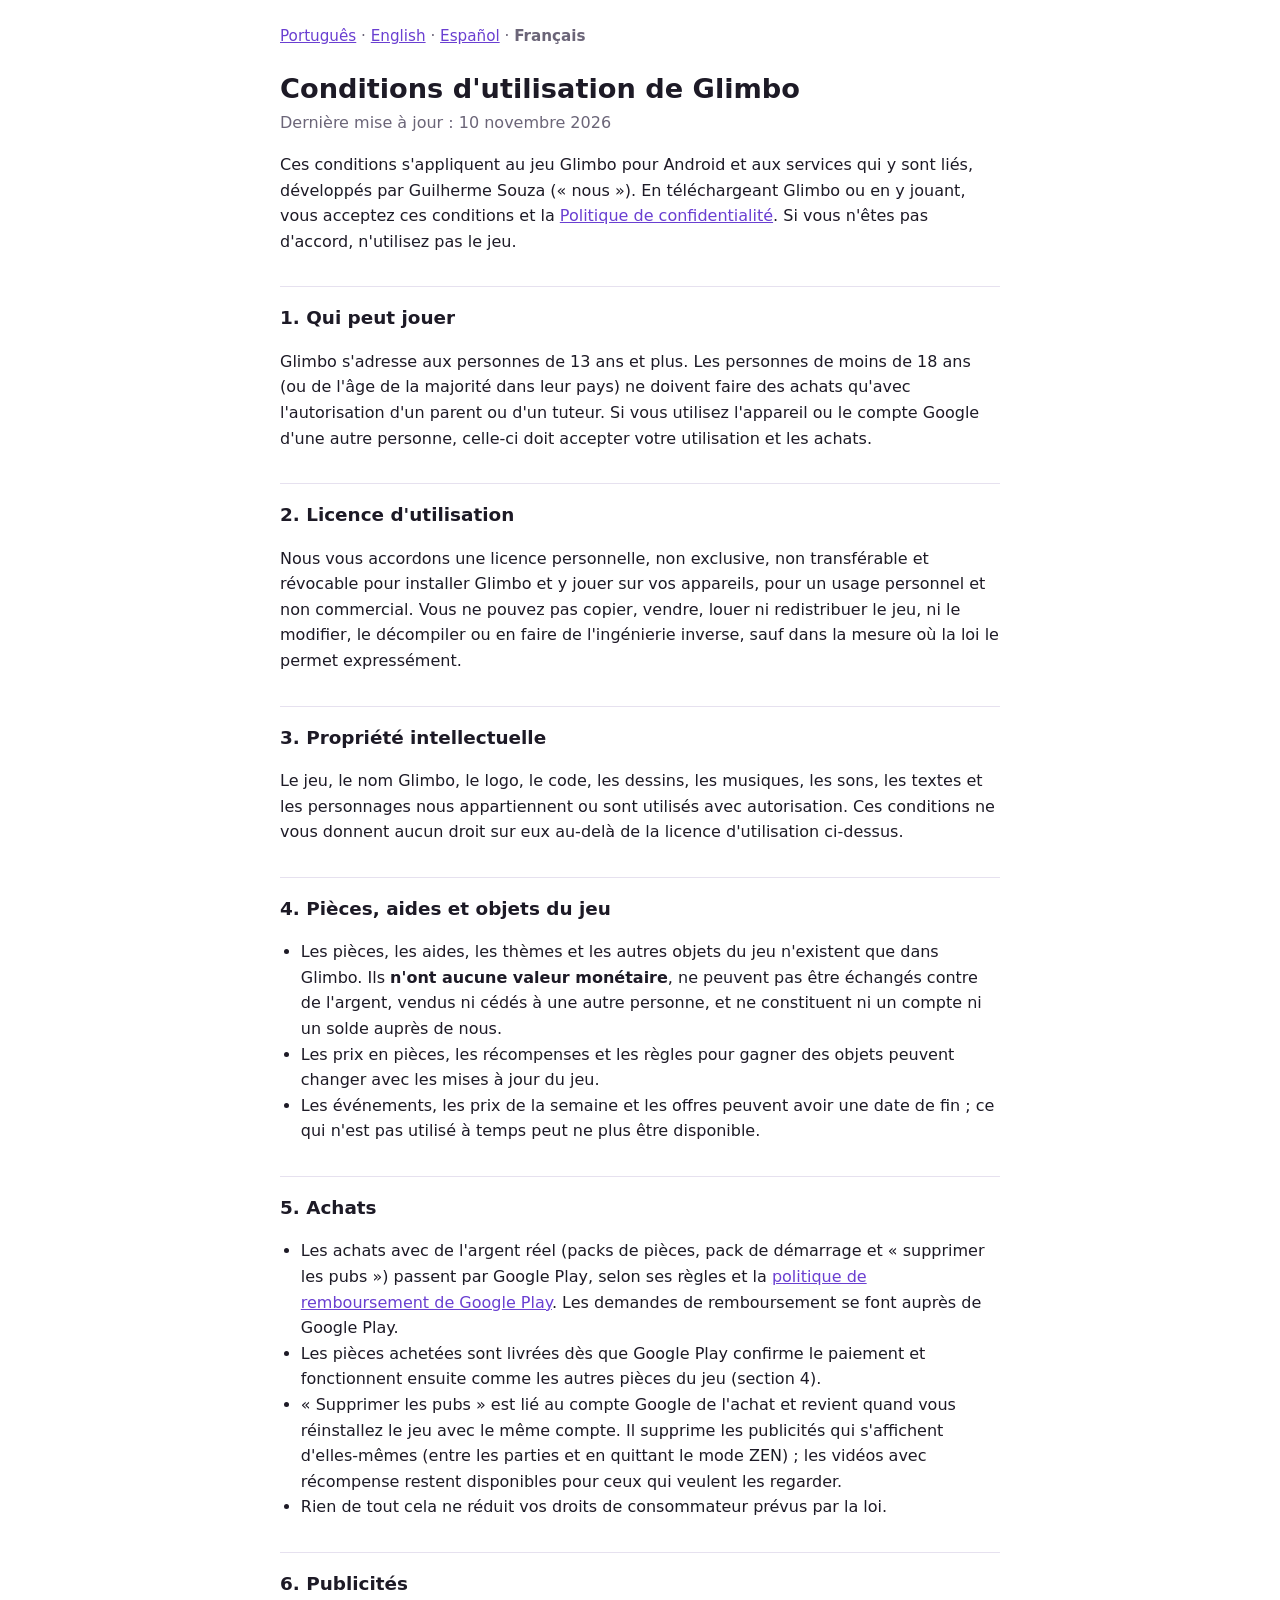
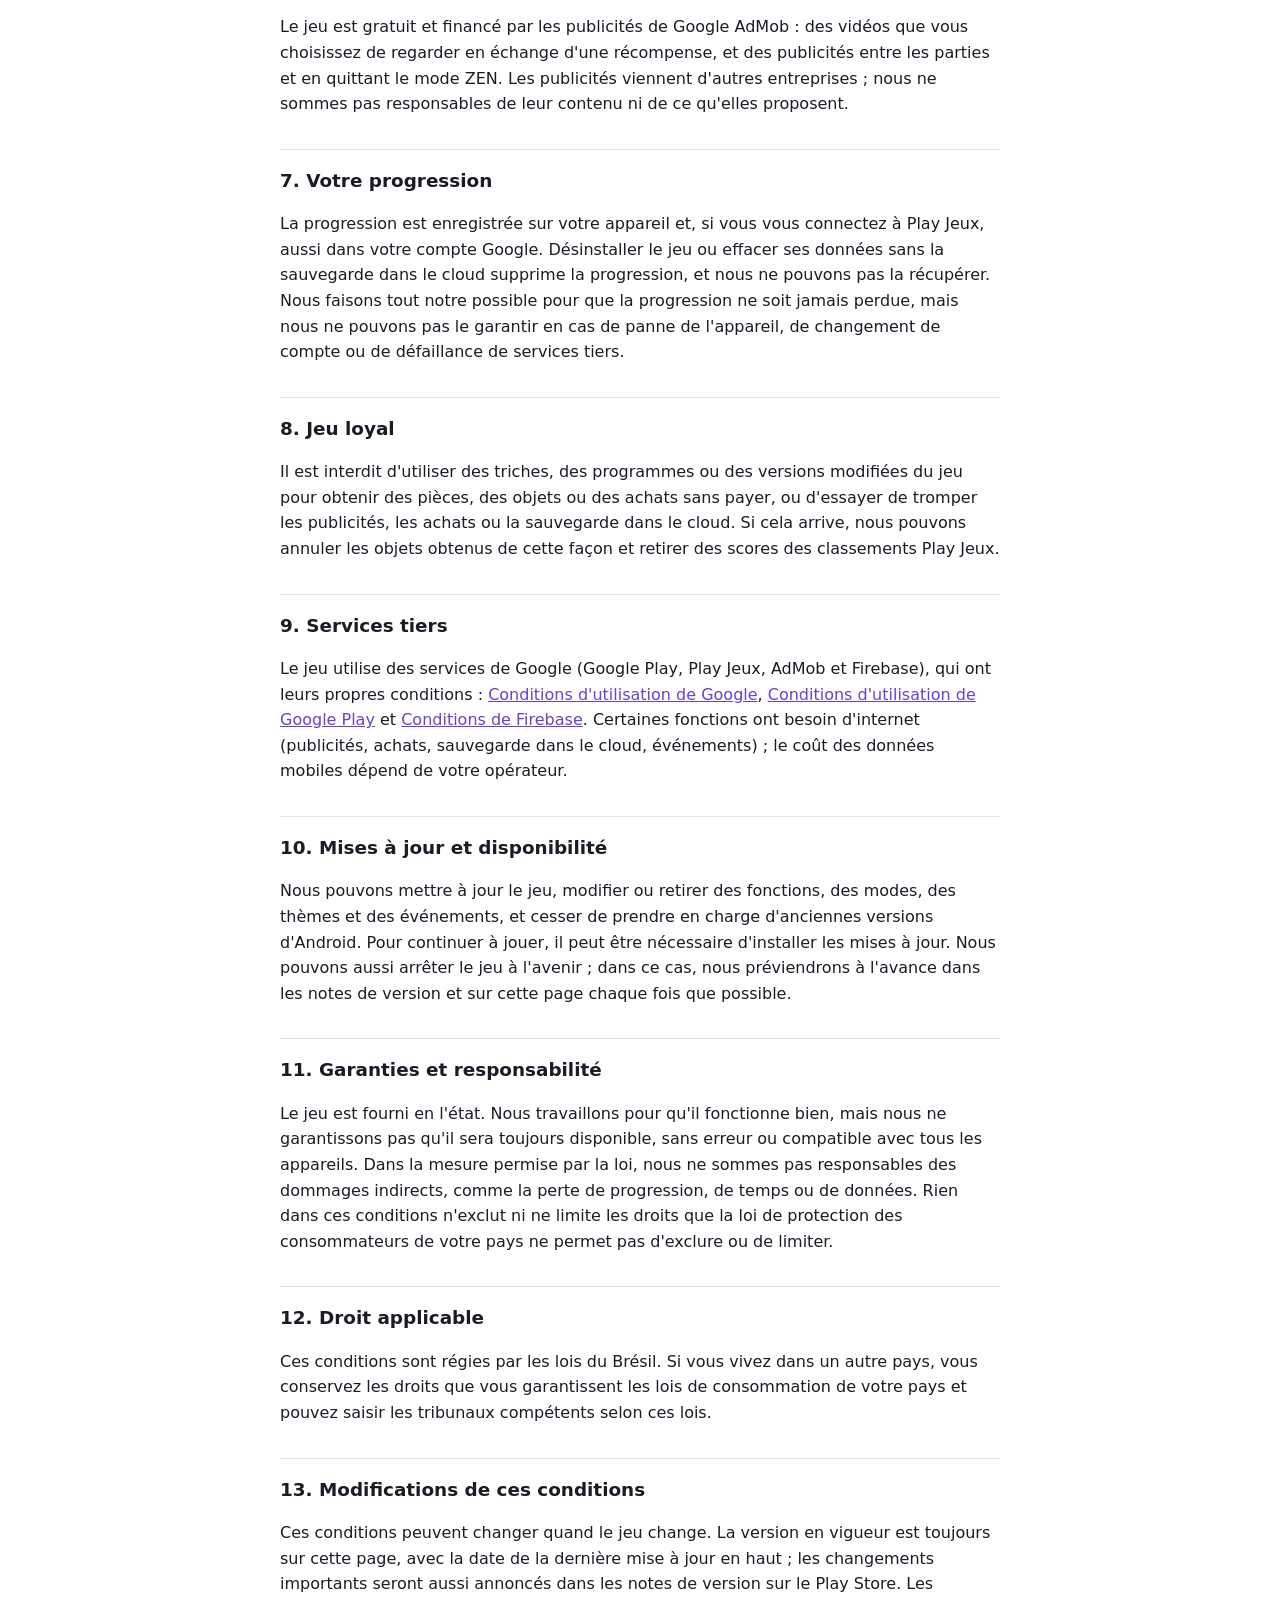
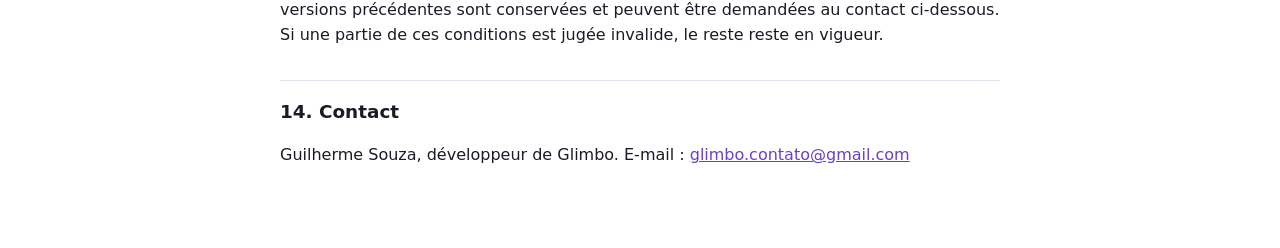
<file: termos-fr.html>
<!doctype html>
<html lang="fr">
<head>
<meta charset="utf-8">
<meta name="viewport" content="width=device-width, initial-scale=1">
<title>Glimbo : Conditions d'utilisation</title>
<link rel="stylesheet" href="style.css">
</head>
<body>
<main>
<nav class="langs"><a href="termos.html">Português</a> · <a href="termos-en.html">English</a> · <a href="termos-es.html">Español</a> · <b>Français</b></nav>

<h1>Conditions d'utilisation de Glimbo</h1>
<p class="date">Dernière mise à jour : 10 novembre 2026</p>

<p>Ces conditions s'appliquent au jeu Glimbo pour Android et aux services qui y sont liés, développés par Guilherme
Souza (« nous »). En téléchargeant Glimbo ou en y jouant, vous acceptez ces conditions et la
<a href="fr.html">Politique de confidentialité</a>. Si vous n'êtes pas d'accord, n'utilisez pas le jeu.</p>

<h2>1. Qui peut jouer</h2>
<p>Glimbo s'adresse aux personnes de 13 ans et plus. Les personnes de moins de 18 ans (ou de l'âge de la majorité dans
leur pays) ne doivent faire des achats qu'avec l'autorisation d'un parent ou d'un tuteur. Si vous utilisez l'appareil
ou le compte Google d'une autre personne, celle-ci doit accepter votre utilisation et les achats.</p>

<h2>2. Licence d'utilisation</h2>
<p>Nous vous accordons une licence personnelle, non exclusive, non transférable et révocable pour installer Glimbo et
y jouer sur vos appareils, pour un usage personnel et non commercial. Vous ne pouvez pas copier, vendre, louer ni
redistribuer le jeu, ni le modifier, le décompiler ou en faire de l'ingénierie inverse, sauf dans la mesure où la loi
le permet expressément.</p>

<h2>3. Propriété intellectuelle</h2>
<p>Le jeu, le nom Glimbo, le logo, le code, les dessins, les musiques, les sons, les textes et les personnages nous
appartiennent ou sont utilisés avec autorisation. Ces conditions ne vous donnent aucun droit sur eux au-delà de la
licence d'utilisation ci-dessus.</p>

<h2>4. Pièces, aides et objets du jeu</h2>
<ul>
  <li>Les pièces, les aides, les thèmes et les autres objets du jeu n'existent que dans Glimbo. Ils <strong>n'ont
  aucune valeur monétaire</strong>, ne peuvent pas être échangés contre de l'argent, vendus ni cédés à une autre
  personne, et ne constituent ni un compte ni un solde auprès de nous.</li>
  <li>Les prix en pièces, les récompenses et les règles pour gagner des objets peuvent changer avec les mises à jour du
  jeu.</li>
  <li>Les événements, les prix de la semaine et les offres peuvent avoir une date de fin ; ce qui n'est pas utilisé à
  temps peut ne plus être disponible.</li>
</ul>

<h2>5. Achats</h2>
<ul>
  <li>Les achats avec de l'argent réel (packs de pièces, pack de démarrage et « supprimer les pubs ») passent par
  Google Play, selon ses règles et la <a href="https://support.google.com/googleplay/answer/2479637">politique de
  remboursement de Google Play</a>. Les demandes de remboursement se font auprès de Google Play.</li>
  <li>Les pièces achetées sont livrées dès que Google Play confirme le paiement et fonctionnent ensuite comme les autres
  pièces du jeu (section 4).</li>
  <li>« Supprimer les pubs » est lié au compte Google de l'achat et revient quand vous réinstallez le jeu avec le même
  compte. Il supprime les publicités qui s'affichent d'elles-mêmes (entre les parties et en quittant le mode ZEN) ; les
  vidéos avec récompense restent disponibles pour ceux qui veulent les regarder.</li>
  <li>Rien de tout cela ne réduit vos droits de consommateur prévus par la loi.</li>
</ul>

<h2>6. Publicités</h2>
<p>Le jeu est gratuit et financé par les publicités de Google AdMob : des vidéos que vous choisissez de regarder en
échange d'une récompense, et des publicités entre les parties et en quittant le mode ZEN. Les publicités viennent
d'autres entreprises ; nous ne sommes pas responsables de leur contenu ni de ce qu'elles proposent.</p>

<h2>7. Votre progression</h2>
<p>La progression est enregistrée sur votre appareil et, si vous vous connectez à Play Jeux, aussi dans votre compte
Google. Désinstaller le jeu ou effacer ses données sans la sauvegarde dans le cloud supprime la progression, et nous
ne pouvons pas la récupérer. Nous faisons tout notre possible pour que la progression ne soit jamais perdue, mais nous
ne pouvons pas le garantir en cas de panne de l'appareil, de changement de compte ou de défaillance de services tiers.</p>

<h2>8. Jeu loyal</h2>
<p>Il est interdit d'utiliser des triches, des programmes ou des versions modifiées du jeu pour obtenir des pièces, des
objets ou des achats sans payer, ou d'essayer de tromper les publicités, les achats ou la sauvegarde dans le cloud. Si
cela arrive, nous pouvons annuler les objets obtenus de cette façon et retirer des scores des classements Play Jeux.</p>

<h2>9. Services tiers</h2>
<p>Le jeu utilise des services de Google (Google Play, Play Jeux, AdMob et Firebase), qui ont leurs propres
conditions : <a href="https://policies.google.com/terms">Conditions d'utilisation de Google</a>,
<a href="https://play.google.com/about/play-terms/">Conditions d'utilisation de Google Play</a> et
<a href="https://firebase.google.com/terms">Conditions de Firebase</a>. Certaines fonctions ont besoin d'internet
(publicités, achats, sauvegarde dans le cloud, événements) ; le coût des données mobiles dépend de votre opérateur.</p>

<h2>10. Mises à jour et disponibilité</h2>
<p>Nous pouvons mettre à jour le jeu, modifier ou retirer des fonctions, des modes, des thèmes et des événements, et
cesser de prendre en charge d'anciennes versions d'Android. Pour continuer à jouer, il peut être nécessaire
d'installer les mises à jour. Nous pouvons aussi arrêter le jeu à l'avenir ; dans ce cas, nous préviendrons à l'avance
dans les notes de version et sur cette page chaque fois que possible.</p>

<h2>11. Garanties et responsabilité</h2>
<p>Le jeu est fourni en l'état. Nous travaillons pour qu'il fonctionne bien, mais nous ne garantissons pas qu'il sera
toujours disponible, sans erreur ou compatible avec tous les appareils. Dans la mesure permise par la loi, nous ne
sommes pas responsables des dommages indirects, comme la perte de progression, de temps ou de données. Rien dans ces
conditions n'exclut ni ne limite les droits que la loi de protection des consommateurs de votre pays ne permet pas
d'exclure ou de limiter.</p>

<h2>12. Droit applicable</h2>
<p>Ces conditions sont régies par les lois du Brésil. Si vous vivez dans un autre pays, vous conservez les droits que
vous garantissent les lois de consommation de votre pays et pouvez saisir les tribunaux compétents selon ces lois.</p>

<h2>13. Modifications de ces conditions</h2>
<p>Ces conditions peuvent changer quand le jeu change. La version en vigueur est toujours sur cette page, avec la date
de la dernière mise à jour en haut ; les changements importants seront aussi annoncés dans les notes de version sur le
Play Store. Les versions précédentes sont conservées et peuvent être demandées au contact ci-dessous. Si une partie de
ces conditions est jugée invalide, le reste reste en vigueur.</p>

<h2>14. Contact</h2>
<p>Guilherme Souza, développeur de Glimbo. E-mail : <a href="mailto:glimbo.contato@gmail.com">glimbo.contato@gmail.com</a></p>
</main>
</body>
</html>
</file>
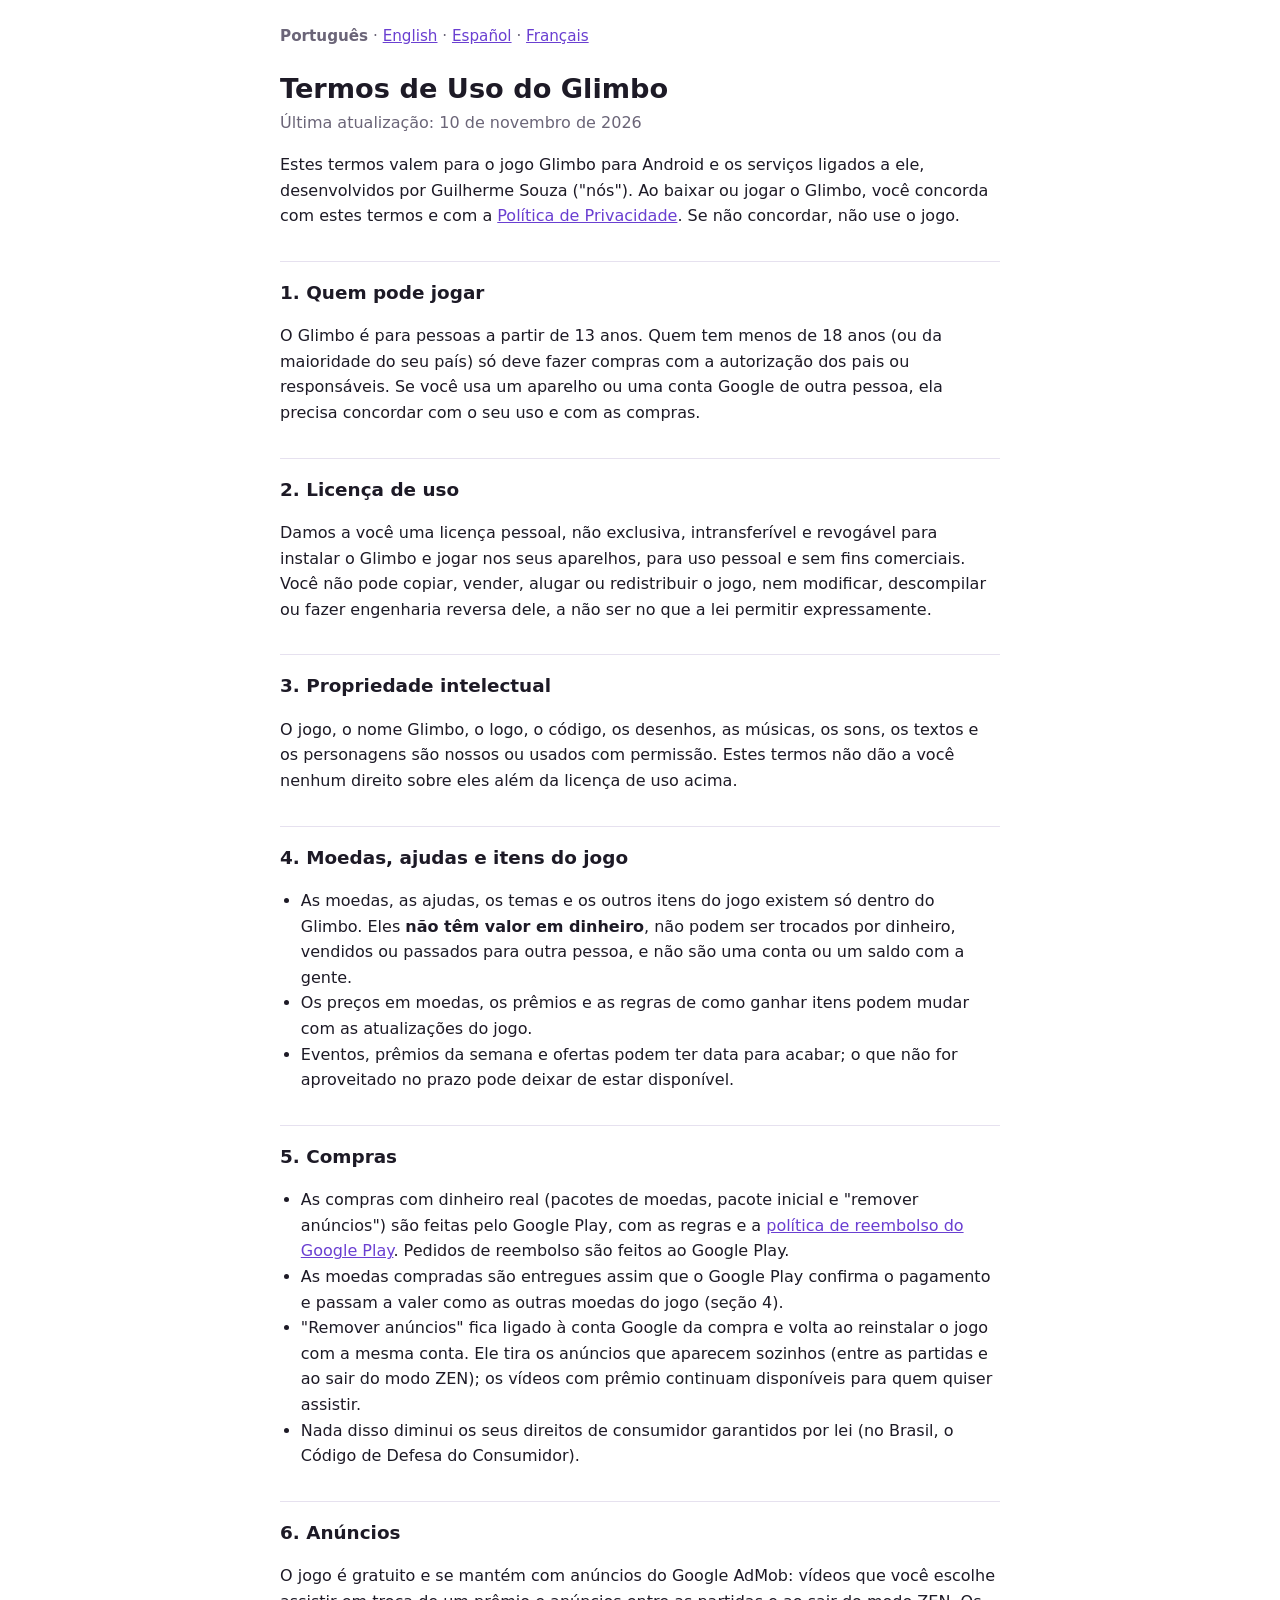
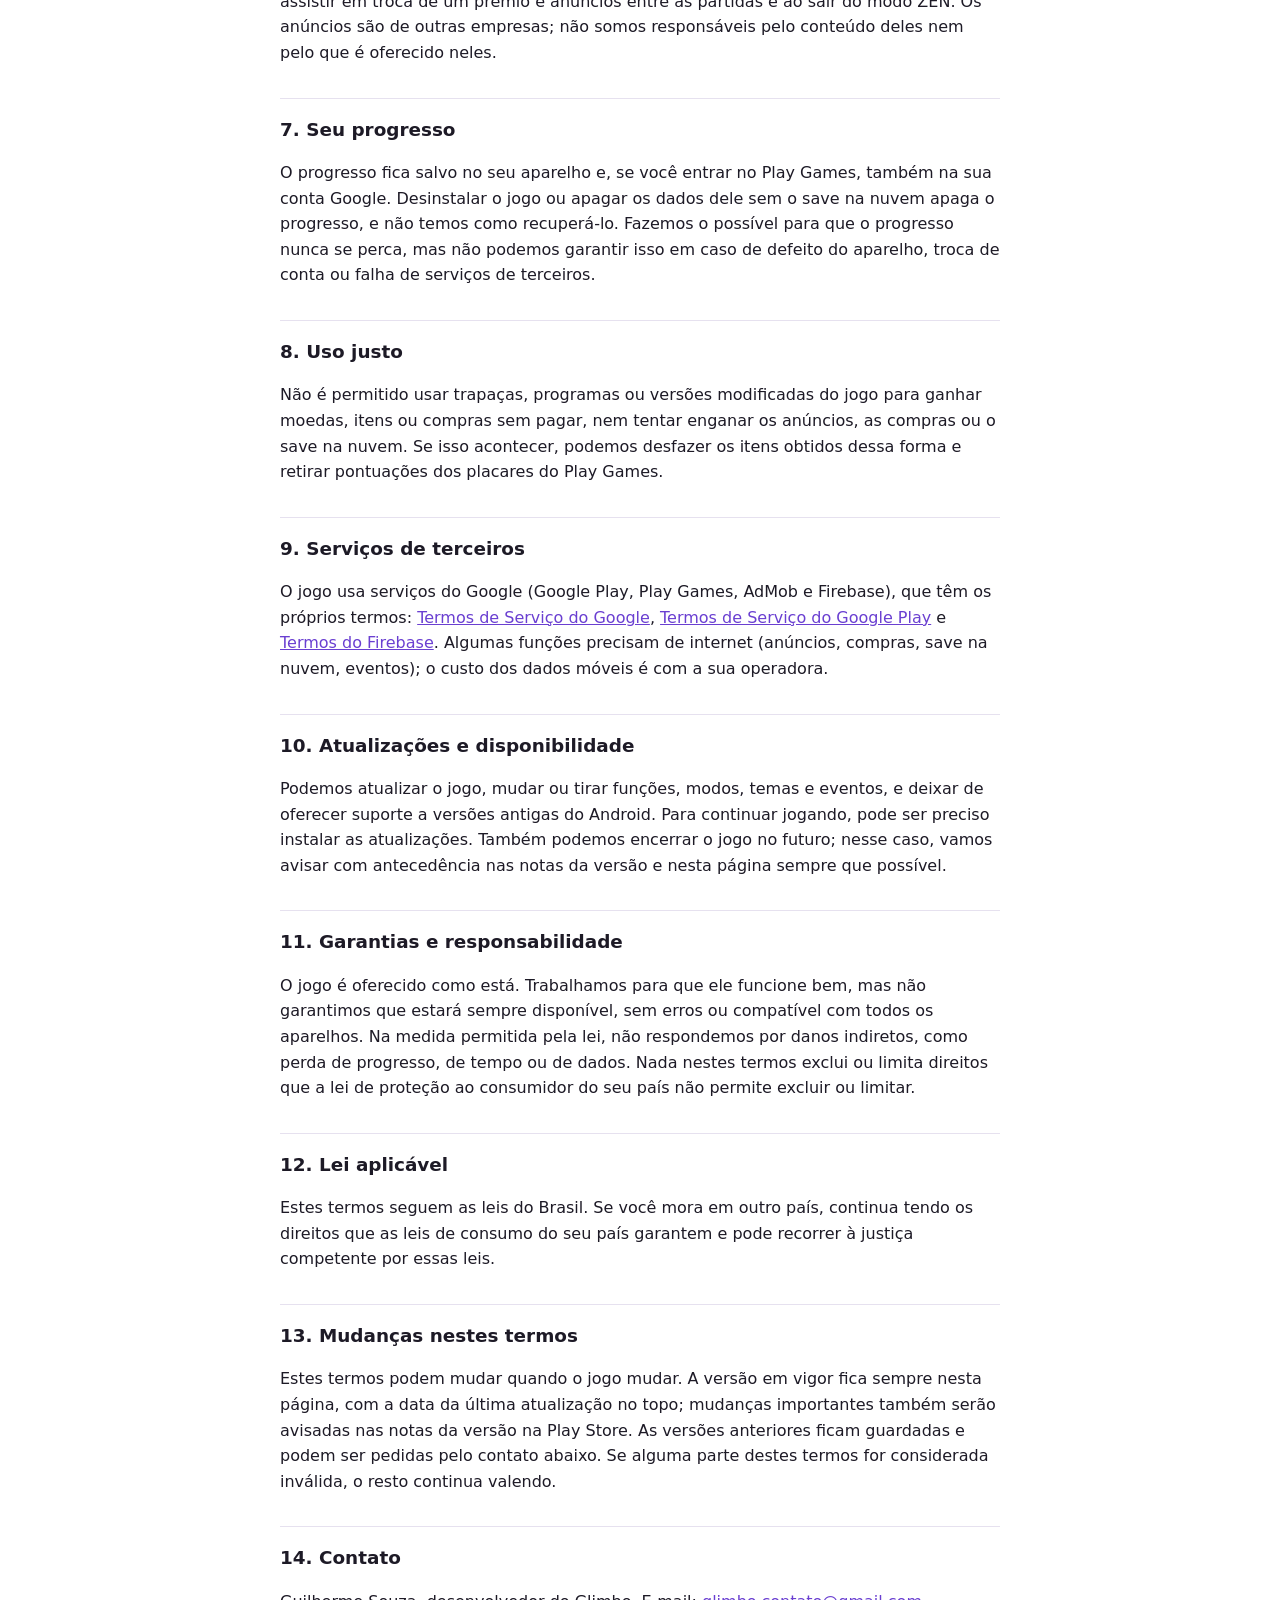
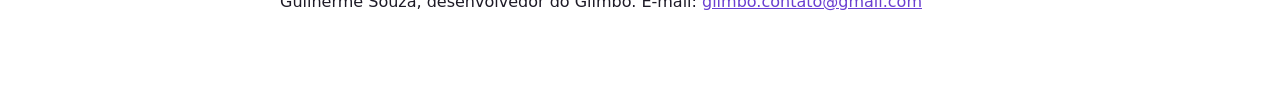
<file: termos.html>
<!doctype html>
<html lang="pt-BR">
<head>
<meta charset="utf-8">
<meta name="viewport" content="width=device-width, initial-scale=1">
<title>Glimbo: Termos de Uso</title>
<link rel="stylesheet" href="style.css">
</head>
<body>
<main>
<nav class="langs"><b>Português</b> · <a href="termos-en.html">English</a> · <a href="termos-es.html">Español</a> · <a href="termos-fr.html">Français</a></nav>

<h1>Termos de Uso do Glimbo</h1>
<p class="date">Última atualização: 10 de novembro de 2026</p>

<p>Estes termos valem para o jogo Glimbo para Android e os serviços ligados a ele, desenvolvidos por Guilherme Souza
("nós"). Ao baixar ou jogar o Glimbo, você concorda com estes termos e com a
<a href="index.html">Política de Privacidade</a>. Se não concordar, não use o jogo.</p>

<h2>1. Quem pode jogar</h2>
<p>O Glimbo é para pessoas a partir de 13 anos. Quem tem menos de 18 anos (ou da maioridade do seu país) só deve fazer
compras com a autorização dos pais ou responsáveis. Se você usa um aparelho ou uma conta Google de outra pessoa, ela
precisa concordar com o seu uso e com as compras.</p>

<h2>2. Licença de uso</h2>
<p>Damos a você uma licença pessoal, não exclusiva, intransferível e revogável para instalar o Glimbo e jogar nos seus
aparelhos, para uso pessoal e sem fins comerciais. Você não pode copiar, vender, alugar ou redistribuir o jogo, nem
modificar, descompilar ou fazer engenharia reversa dele, a não ser no que a lei permitir expressamente.</p>

<h2>3. Propriedade intelectual</h2>
<p>O jogo, o nome Glimbo, o logo, o código, os desenhos, as músicas, os sons, os textos e os personagens são nossos ou
usados com permissão. Estes termos não dão a você nenhum direito sobre eles além da licença de uso acima.</p>

<h2>4. Moedas, ajudas e itens do jogo</h2>
<ul>
  <li>As moedas, as ajudas, os temas e os outros itens do jogo existem só dentro do Glimbo. Eles <strong>não têm valor
  em dinheiro</strong>, não podem ser trocados por dinheiro, vendidos ou passados para outra pessoa, e não são uma conta
  ou um saldo com a gente.</li>
  <li>Os preços em moedas, os prêmios e as regras de como ganhar itens podem mudar com as atualizações do jogo.</li>
  <li>Eventos, prêmios da semana e ofertas podem ter data para acabar; o que não for aproveitado no prazo pode deixar de
  estar disponível.</li>
</ul>

<h2>5. Compras</h2>
<ul>
  <li>As compras com dinheiro real (pacotes de moedas, pacote inicial e "remover anúncios") são feitas pelo Google Play,
  com as regras e a <a href="https://support.google.com/googleplay/answer/2479637">política de reembolso do Google
  Play</a>. Pedidos de reembolso são feitos ao Google Play.</li>
  <li>As moedas compradas são entregues assim que o Google Play confirma o pagamento e passam a valer como as outras
  moedas do jogo (seção 4).</li>
  <li>"Remover anúncios" fica ligado à conta Google da compra e volta ao reinstalar o jogo com a mesma conta. Ele tira
  os anúncios que aparecem sozinhos (entre as partidas e ao sair do modo ZEN); os vídeos com prêmio continuam disponíveis para quem quiser assistir.</li>
  <li>Nada disso diminui os seus direitos de consumidor garantidos por lei (no Brasil, o Código de Defesa do
  Consumidor).</li>
</ul>

<h2>6. Anúncios</h2>
<p>O jogo é gratuito e se mantém com anúncios do Google AdMob: vídeos que você escolhe assistir em troca de um prêmio
e anúncios entre as partidas e ao sair do modo ZEN. Os anúncios são de outras empresas; não somos responsáveis pelo
conteúdo deles nem pelo que é oferecido neles.</p>

<h2>7. Seu progresso</h2>
<p>O progresso fica salvo no seu aparelho e, se você entrar no Play Games, também na sua conta Google. Desinstalar o
jogo ou apagar os dados dele sem o save na nuvem apaga o progresso, e não temos como recuperá-lo. Fazemos o possível
para que o progresso nunca se perca, mas não podemos garantir isso em caso de defeito do aparelho, troca de conta ou
falha de serviços de terceiros.</p>

<h2>8. Uso justo</h2>
<p>Não é permitido usar trapaças, programas ou versões modificadas do jogo para ganhar moedas, itens ou compras sem
pagar, nem tentar enganar os anúncios, as compras ou o save na nuvem. Se isso acontecer, podemos desfazer os itens
obtidos dessa forma e retirar pontuações dos placares do Play Games.</p>

<h2>9. Serviços de terceiros</h2>
<p>O jogo usa serviços do Google (Google Play, Play Games, AdMob e Firebase), que têm os próprios termos:
<a href="https://policies.google.com/terms">Termos de Serviço do Google</a>,
<a href="https://play.google.com/about/play-terms/">Termos de Serviço do Google Play</a> e
<a href="https://firebase.google.com/terms">Termos do Firebase</a>. Algumas funções precisam de internet (anúncios,
compras, save na nuvem, eventos); o custo dos dados móveis é com a sua operadora.</p>

<h2>10. Atualizações e disponibilidade</h2>
<p>Podemos atualizar o jogo, mudar ou tirar funções, modos, temas e eventos, e deixar de oferecer suporte a versões
antigas do Android. Para continuar jogando, pode ser preciso instalar as atualizações. Também podemos encerrar o jogo
no futuro; nesse caso, vamos avisar com antecedência nas notas da versão e nesta página sempre que possível.</p>

<h2>11. Garantias e responsabilidade</h2>
<p>O jogo é oferecido como está. Trabalhamos para que ele funcione bem, mas não garantimos que estará sempre
disponível, sem erros ou compatível com todos os aparelhos. Na medida permitida pela lei, não respondemos por danos
indiretos, como perda de progresso, de tempo ou de dados. Nada nestes termos exclui ou limita direitos que a lei de
proteção ao consumidor do seu país não permite excluir ou limitar.</p>

<h2>12. Lei aplicável</h2>
<p>Estes termos seguem as leis do Brasil. Se você mora em outro país, continua tendo os direitos que as leis de
consumo do seu país garantem e pode recorrer à justiça competente por essas leis.</p>

<h2>13. Mudanças nestes termos</h2>
<p>Estes termos podem mudar quando o jogo mudar. A versão em vigor fica sempre nesta página, com a data da última
atualização no topo; mudanças importantes também serão avisadas nas notas da versão na Play Store. As versões
anteriores ficam guardadas e podem ser pedidas pelo contato abaixo. Se alguma parte destes termos for considerada
inválida, o resto continua valendo.</p>

<h2>14. Contato</h2>
<p>Guilherme Souza, desenvolvedor do Glimbo. E-mail: <a href="mailto:glimbo.contato@gmail.com">glimbo.contato@gmail.com</a></p>
</main>
</body>
</html>
</file>
<file: style.css>
:root {
  --bg: #ffffff;
  --text: #1d1a26;
  --muted: #6b6578;
  --link: #6a3fd1;
  --rule: #e6e1ef;
}
@media (prefers-color-scheme: dark) {
  :root {
    --bg: #14101f;
    --text: #ece8f5;
    --muted: #a39cb5;
    --link: #b79bff;
    --rule: #2c2440;
  }
}
body {
  margin: 0;
  background: var(--bg);
  color: var(--text);
  font: 16px/1.6 system-ui, -apple-system, "Segoe UI", Roboto, sans-serif;
}
main {
  max-width: 720px;
  margin: 0 auto;
  padding: 24px 16px 64px;
}
h1 { font-size: 1.7rem; line-height: 1.25; margin: 24px 0 4px; }
h2 { font-size: 1.15rem; margin: 32px 0 8px; padding-top: 16px; border-top: 1px solid var(--rule); }
a { color: var(--link); }
.date { color: var(--muted); margin-top: 0; }
.langs { font-size: 0.95rem; color: var(--muted); }
ul { padding-left: 1.3em; }
h3 { font-size: 1rem; margin: 20px 0 6px; }
.table { overflow-x: auto; }
table { border-collapse: collapse; width: 100%; font-size: 0.93rem; }
th, td { text-align: left; vertical-align: top; padding: 6px 8px; border-bottom: 1px solid var(--rule); }
th { color: var(--muted); font-weight: 600; }
.summary { border: 1px solid var(--rule); border-radius: 8px; padding: 4px 16px; }
</file>
